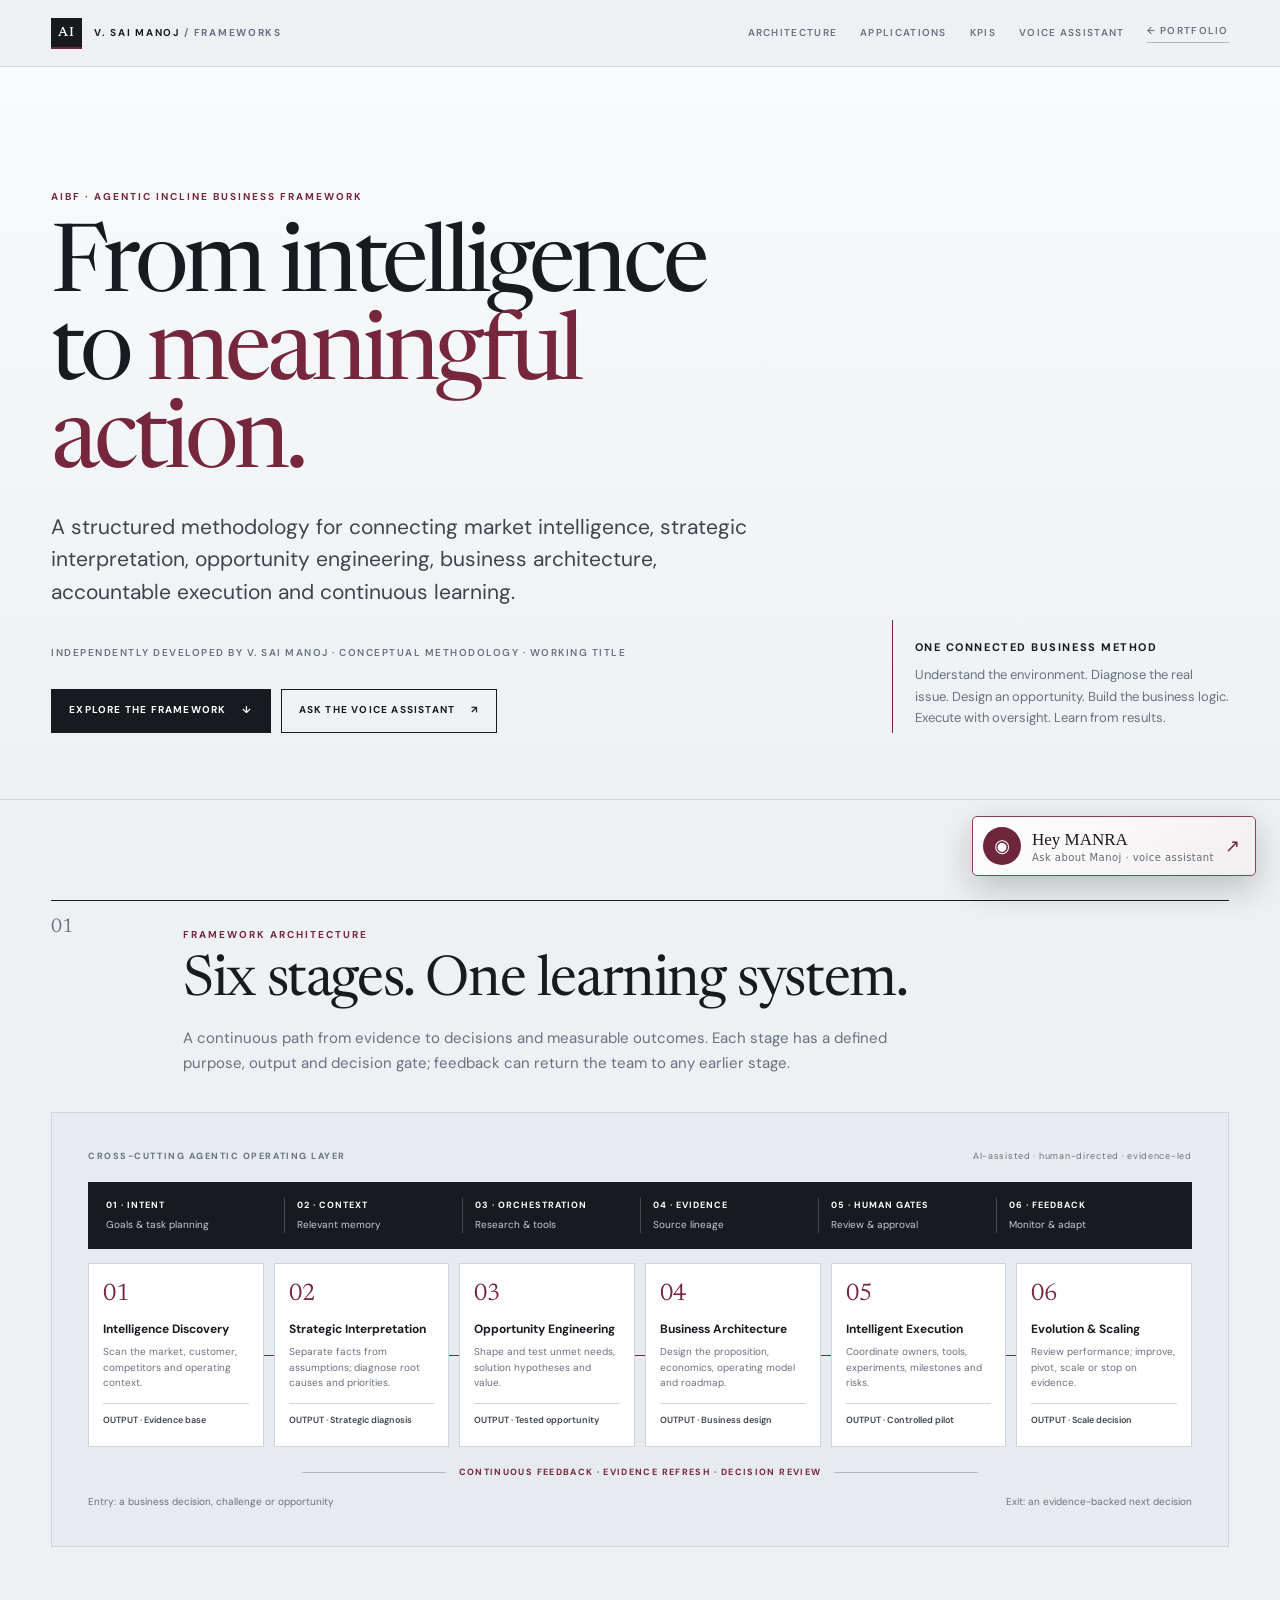
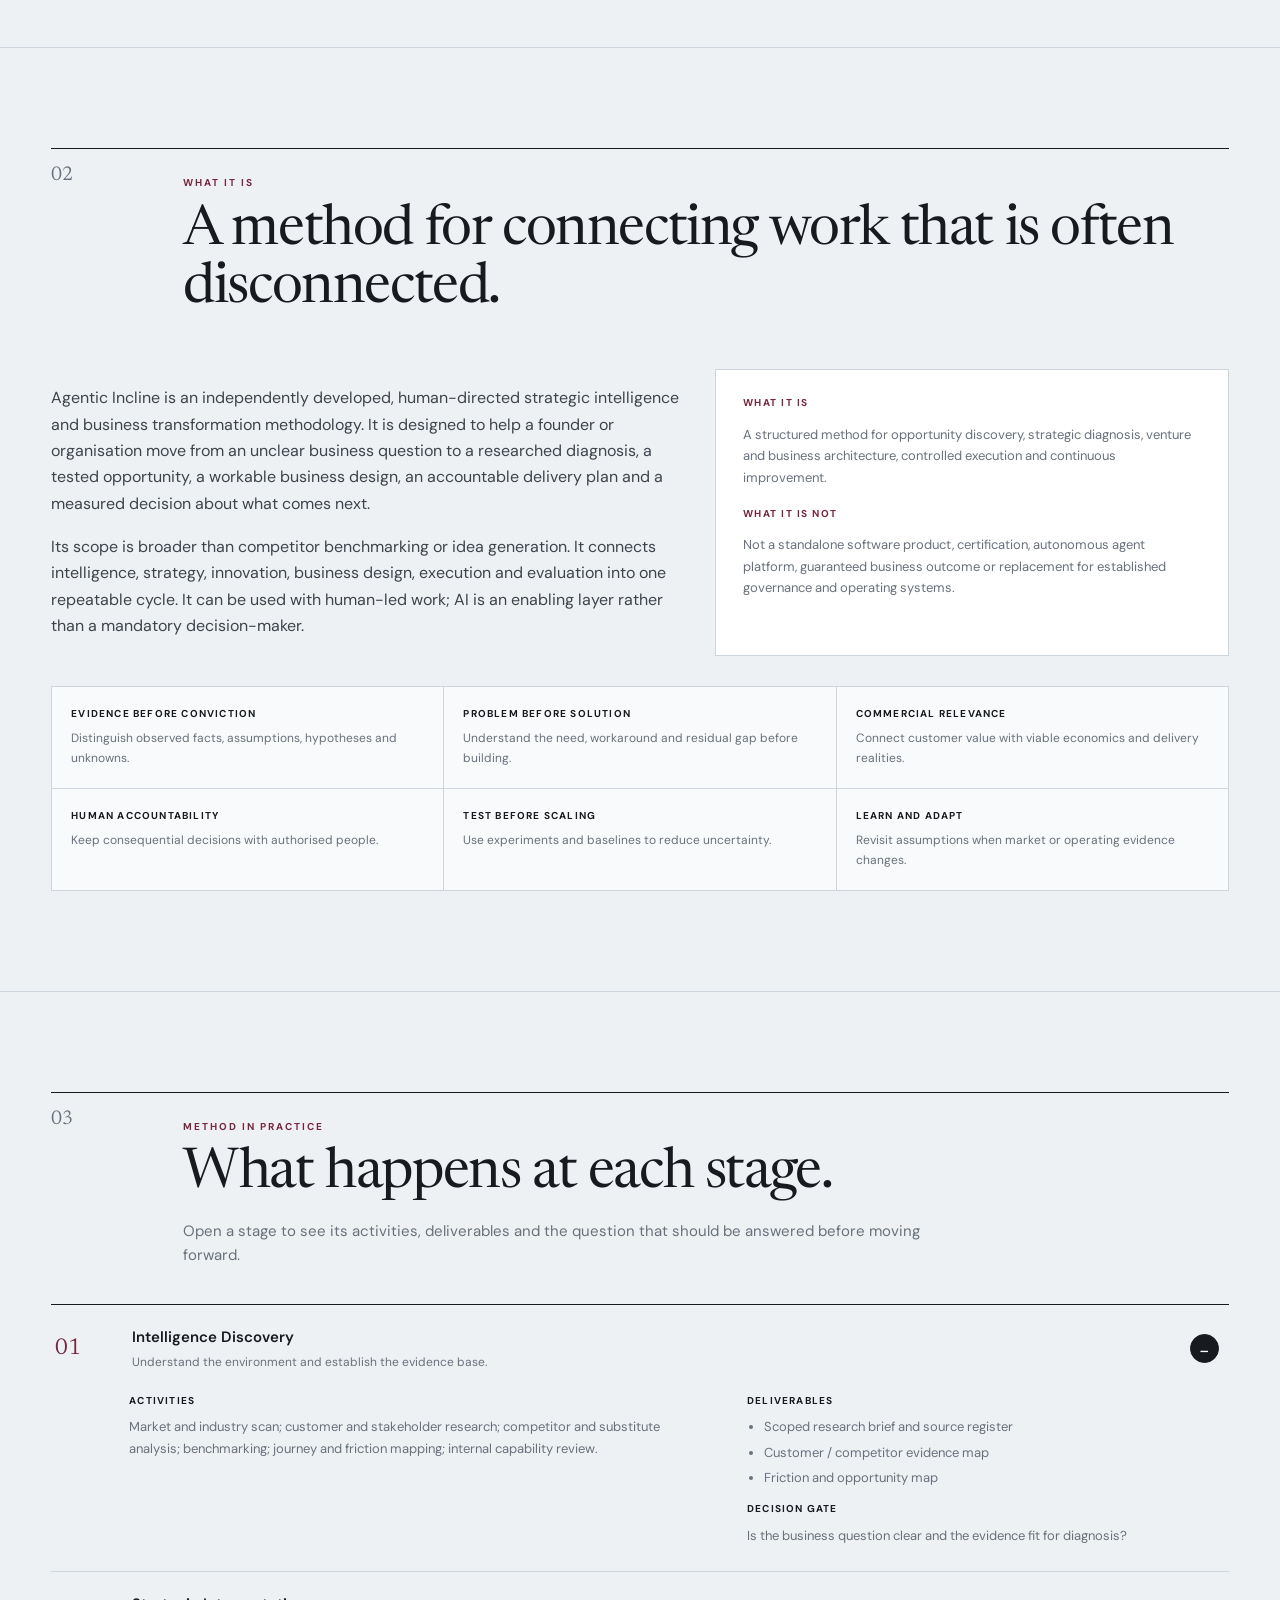
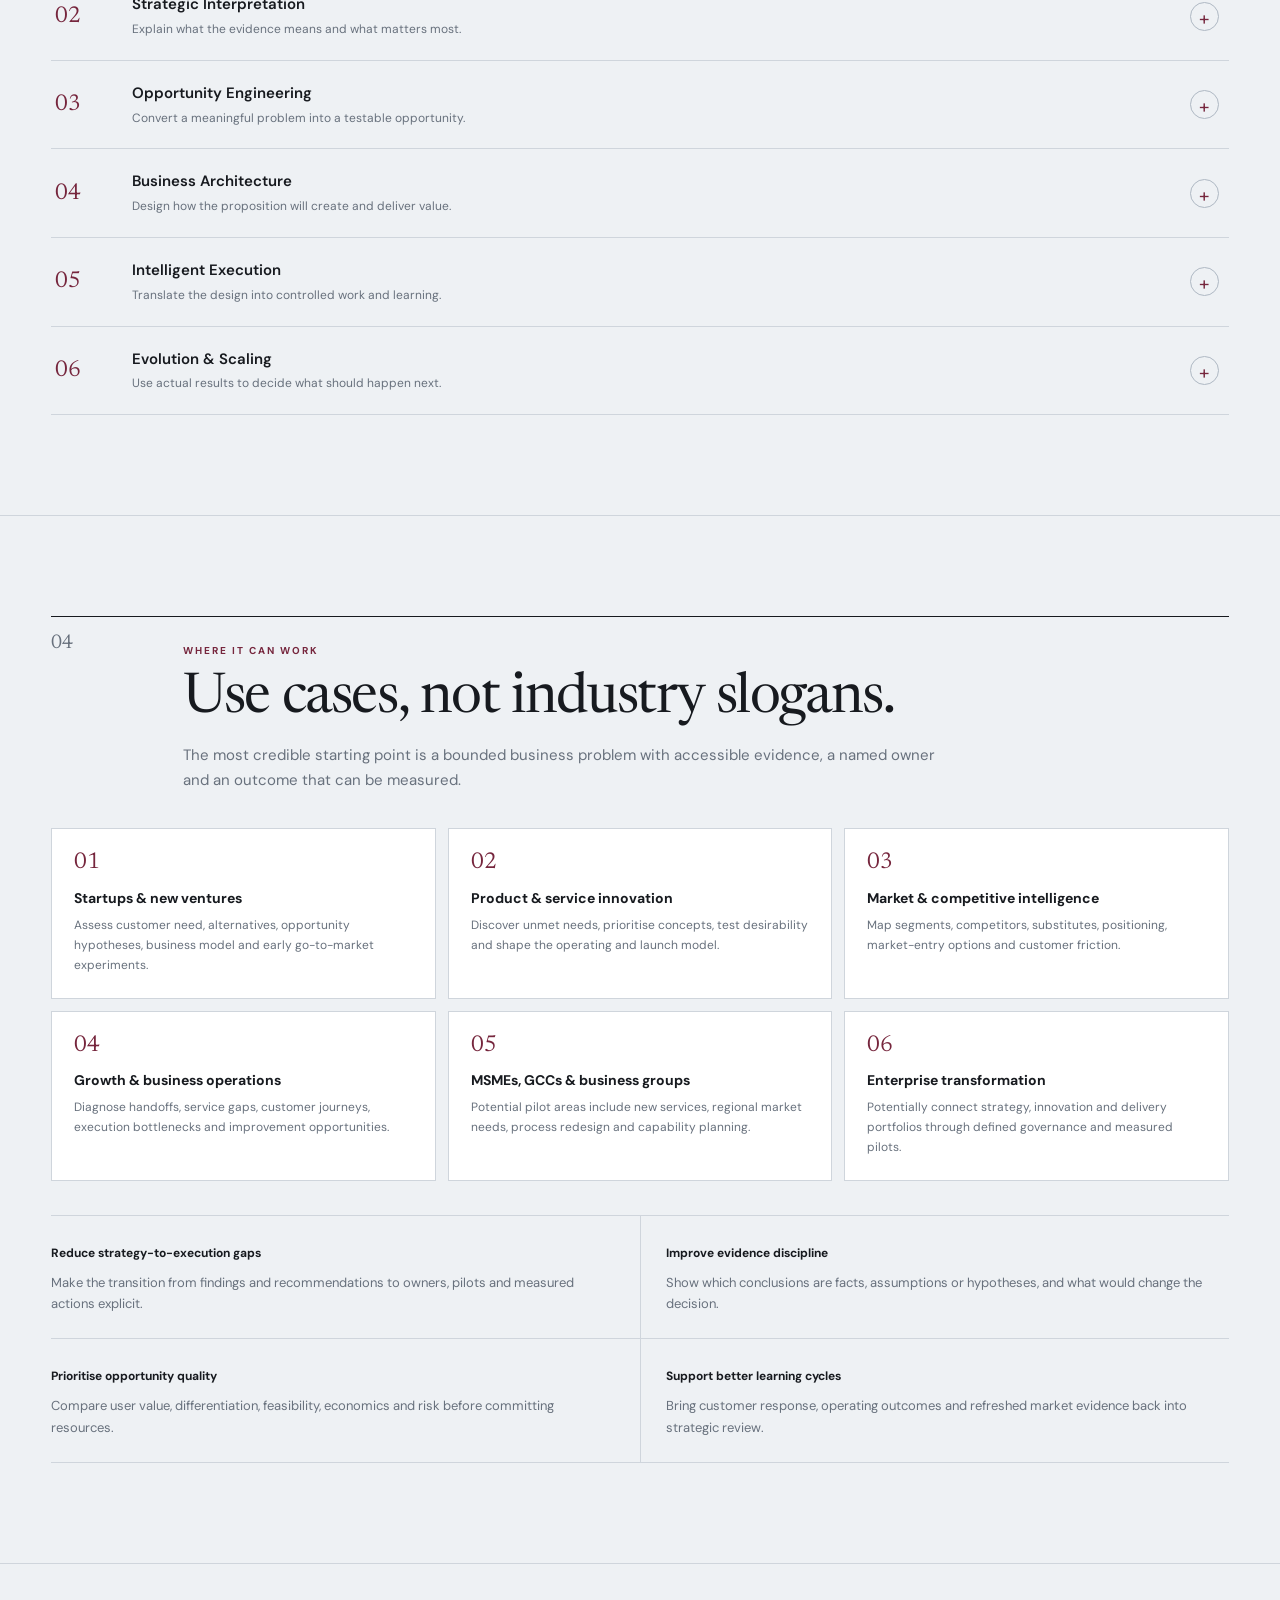
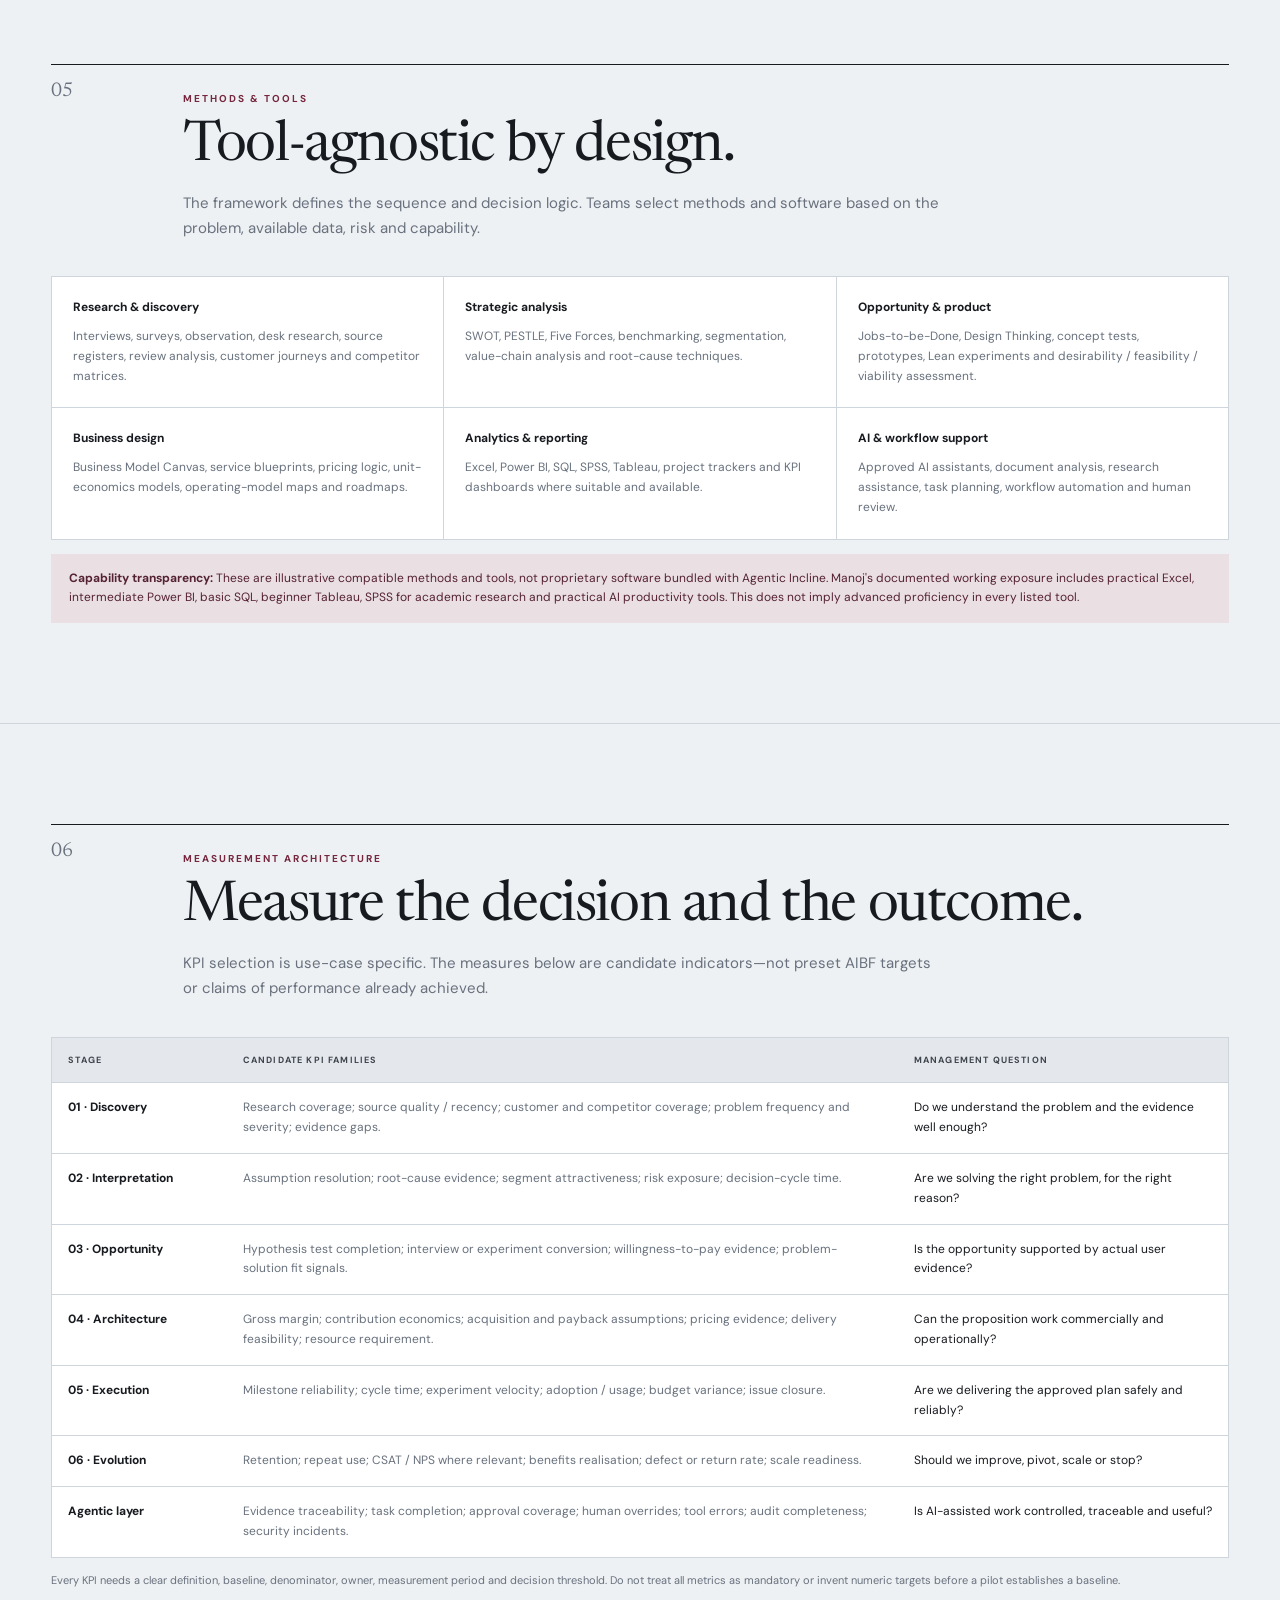
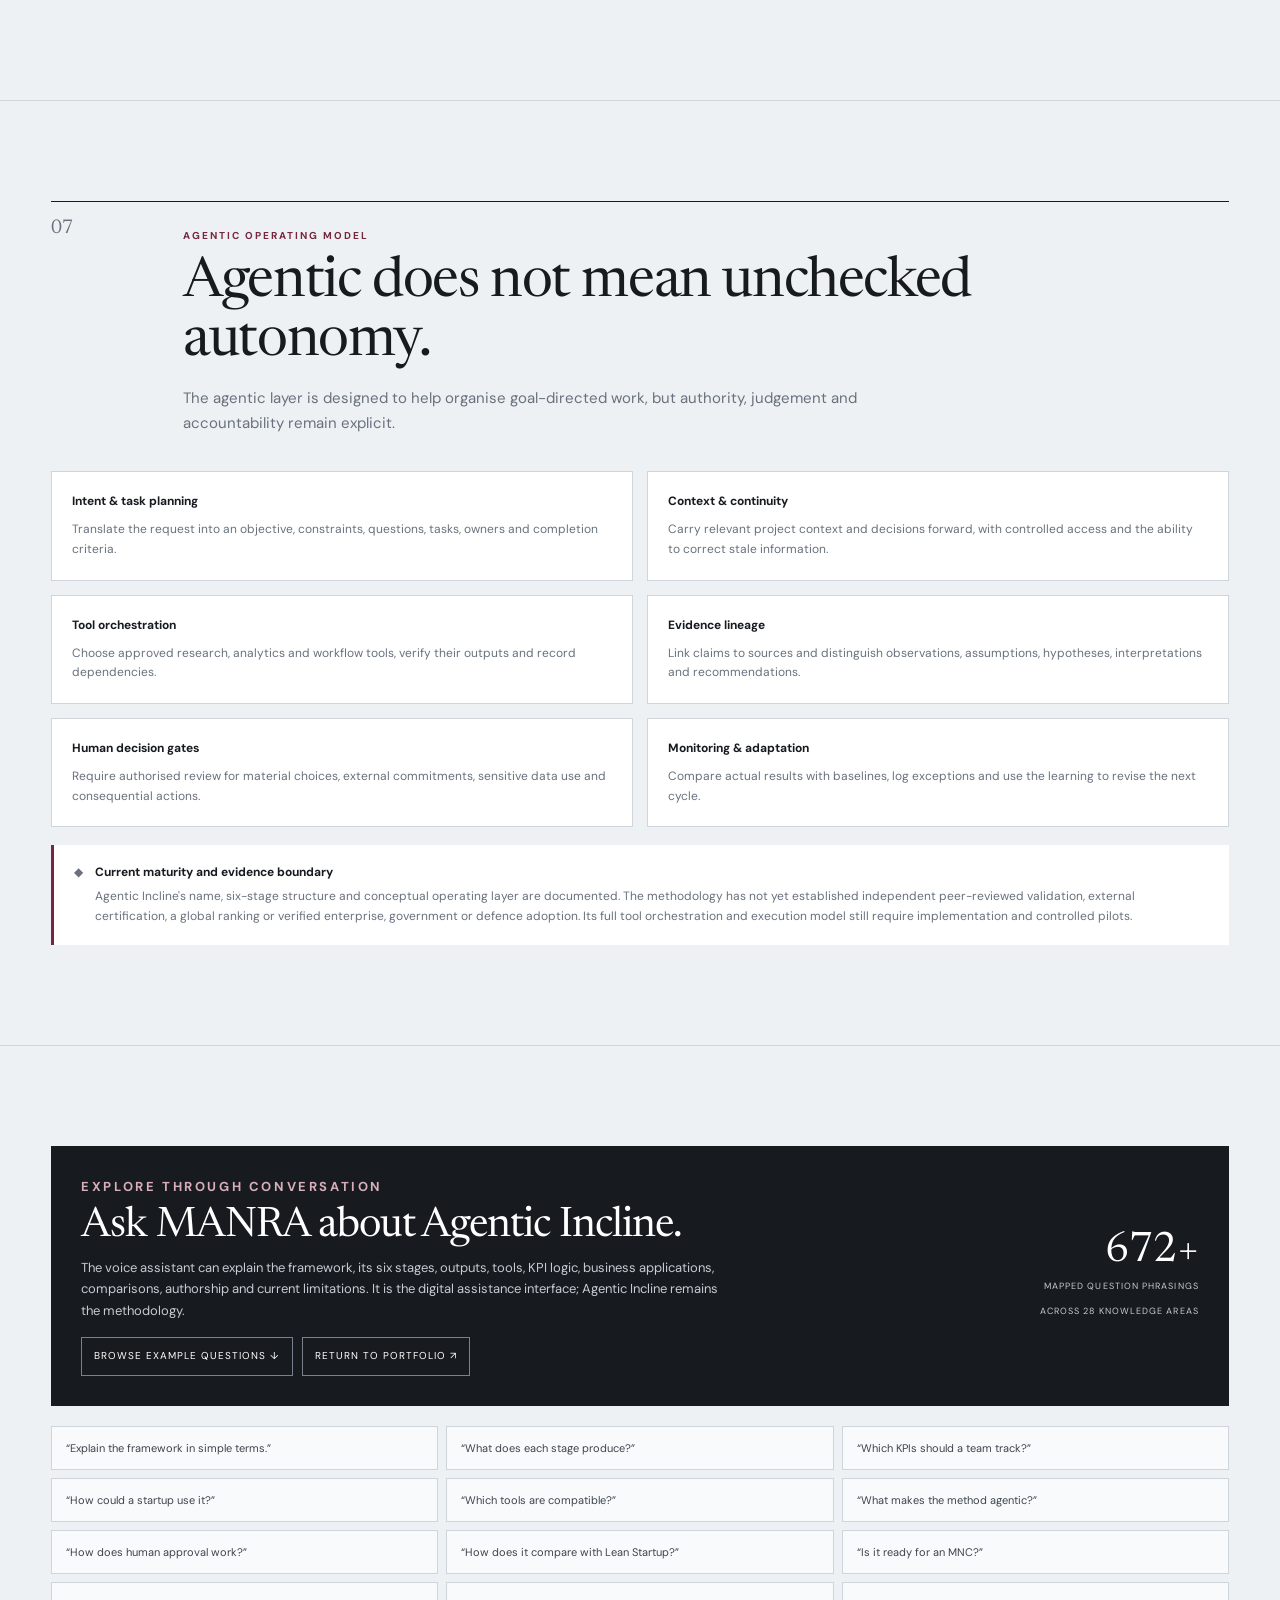
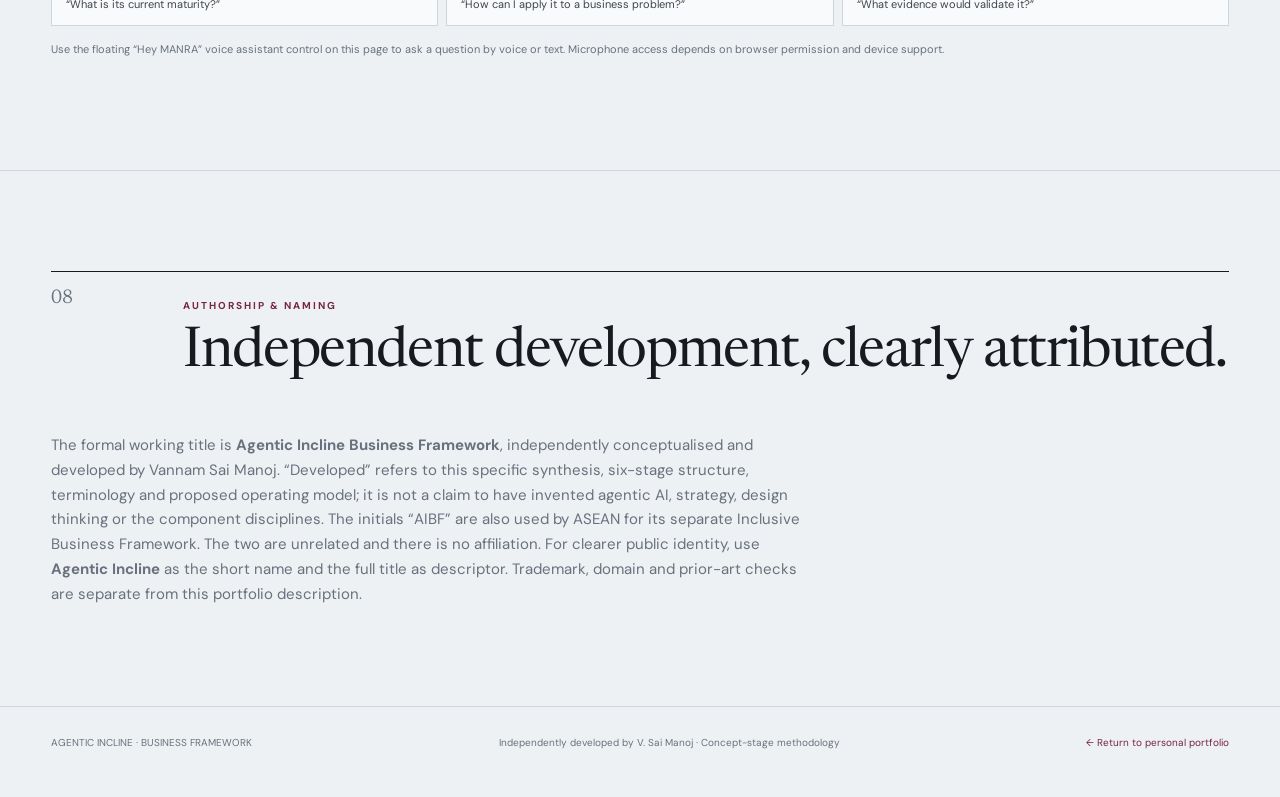
<file: aibf/index.html>
<!doctype html>
<html lang="en">
<head>
<meta charset="utf-8"><meta name="viewport" content="width=device-width,initial-scale=1">
<meta name="description" content="Agentic Incline Business Framework — an independently developed strategic intelligence and business transformation methodology by V. Sai Manoj.">
<meta name="author" content="Vannam Sai Manoj"><meta name="theme-color" content="#eef1f4">
<meta property="og:title" content="Agentic Incline | Business Framework by V. Sai Manoj">
<meta property="og:description" content="A structured route from intelligence discovery to opportunity, business architecture, execution and measured evolution.">
<title>Agentic Incline · Business Framework by V. Sai Manoj</title>
<link rel="preconnect" href="https://fonts.googleapis.com"><link rel="preconnect" href="https://fonts.gstatic.com" crossorigin>
<link href="https://fonts.googleapis.com/css2?family=DM+Sans:wght@400;500;600;700&family=Newsreader:opsz,wght@6..72,400;6..72,500&display=swap" rel="stylesheet">
<link rel="stylesheet" href="/manra-widget.css">
<style>
:root{--bg:#eef1f4;--paper:#f8fafb;--white:#fff;--ink:#171a1f;--char:#3e444c;--muted:#68717d;--line:#cfd5dc;--line2:#aeb8c3;--accent:#76263d;--accent-soft:#eadfe3;--serif:"Newsreader",Georgia,serif;--sans:"DM Sans",Inter,Arial,sans-serif;--max:1240px;--gutter:clamp(20px,4vw,54px)}
*{box-sizing:border-box}html{scroll-behavior:smooth;scroll-padding-top:80px}body{margin:0;background:var(--bg);color:var(--ink);font:15px/1.65 var(--sans);-webkit-font-smoothing:antialiased}a{color:inherit;text-decoration:none}button{font:inherit}img,svg{max-width:100%}.wrap{width:min(var(--max),calc(100% - 2 * var(--gutter)));margin:auto}.topbar{position:sticky;top:0;z-index:50;background:rgba(238,241,244,.94);backdrop-filter:blur(16px);border-bottom:1px solid var(--line)}.topinner{height:66px;display:flex;align-items:center;justify-content:space-between;gap:20px}.brand{display:flex;align-items:center;gap:12px;font-size:10px;font-weight:700;letter-spacing:.17em;text-transform:uppercase}.brand-mark{display:grid;place-items:center;width:31px;height:31px;background:var(--ink);color:#fff;font:500 13px var(--serif);border-bottom:2px solid var(--accent)}.toplinks{display:flex;align-items:center;gap:23px;font-size:10px;font-weight:600;letter-spacing:.13em;text-transform:uppercase;color:var(--muted)}.toplinks a:hover{color:var(--accent)}.back{padding-bottom:3px;border-bottom:1px solid var(--line2)}
.hero{padding:clamp(62px,9vw,112px) 0 66px;border-bottom:1px solid var(--line);background:linear-gradient(180deg,#f8fafb 0%,#eef1f4 100%)}.eyebrow,.kicker{color:var(--accent);font-size:10px;font-weight:700;letter-spacing:.2em;text-transform:uppercase}.hero-grid{display:grid;grid-template-columns:minmax(0,1.4fr) minmax(250px,.6fr);gap:54px;align-items:end}.hero h1{max-width:850px;margin:19px 0 20px;font:400 clamp(50px,8vw,94px)/.94 var(--serif);letter-spacing:-.045em}.hero h1 span{color:var(--accent)}.hero-lede{max-width:720px;font-size:clamp(17px,2vw,21px);line-height:1.55;color:var(--char)}.hero-note{align-self:end;padding:18px 0 4px 22px;border-left:1px solid var(--accent)}.hero-note b{display:block;font-size:11px;letter-spacing:.14em;text-transform:uppercase}.hero-note p{margin:8px 0 0;color:var(--muted);font-size:13px}.byline{margin-top:37px;color:var(--muted);font-size:10px;font-weight:600;letter-spacing:.15em;text-transform:uppercase}.hero-actions{display:flex;gap:10px;flex-wrap:wrap;margin-top:27px}.btn{display:inline-flex;align-items:center;justify-content:center;gap:16px;min-height:44px;padding:0 17px;border:1px solid var(--ink);font-size:10px;font-weight:700;letter-spacing:.12em;text-transform:uppercase;transition:.2s}.btn.primary{background:var(--ink);color:#fff}.btn:hover{border-color:var(--accent);background:var(--accent);color:#fff}
.section{padding:clamp(60px,8vw,100px) 0;border-bottom:1px solid var(--line)}.section-head{display:grid;grid-template-columns:110px minmax(0,1fr);gap:22px;margin-bottom:36px;padding-top:16px;border-top:1px solid var(--ink)}.section-index{font:400 20px var(--serif);color:var(--muted)}h2{margin:9px 0 15px;font:400 clamp(34px,5vw,56px)/1.04 var(--serif);letter-spacing:-.025em}.lede{max-width:760px;margin:0;color:var(--muted);font-size:15px}.architecture{background:#e7ebef;padding:36px;border:1px solid var(--line)}.architecture-top{display:flex;align-items:center;justify-content:space-between;gap:15px;margin-bottom:18px}.architecture-label{font-size:9px;font-weight:700;letter-spacing:.17em;text-transform:uppercase;color:var(--muted)}.architecture-version{font-size:9px;color:var(--muted);letter-spacing:.08em}.agentic-rail{display:grid;grid-template-columns:repeat(6,1fr);gap:0;background:var(--ink);color:#fff;padding:16px 18px;margin-bottom:14px}.agentic-rail div{padding:0 12px;border-left:1px solid rgba(255,255,255,.2)}.agentic-rail div:first-child{border:0;padding-left:0}.agentic-rail b{display:block;font-size:9px;letter-spacing:.11em;text-transform:uppercase;color:#fff}.agentic-rail span{display:block;margin-top:4px;font-size:10px;color:#c6ccd3}.flow{display:grid;grid-template-columns:repeat(6,minmax(0,1fr));gap:10px}.flow-stage{position:relative;min-height:176px;padding:18px 14px;background:var(--white);border:1px solid var(--line);transition:transform .2s,border-color .2s,box-shadow .2s}.flow-stage:hover{transform:translateY(-3px);border-color:var(--accent);box-shadow:0 12px 30px rgba(20,27,35,.07)}.flow-stage:not(:last-child):after{content:"";position:absolute;right:-11px;top:50%;width:10px;border-top:1px solid var(--accent);z-index:2}.flow-no{font:400 24px var(--serif);color:var(--accent)}.flow-stage h3{margin:14px 0 7px;font-size:12px;line-height:1.3;font-weight:700}.flow-stage p{margin:0;color:var(--muted);font-size:10px;line-height:1.55}.flow-output{display:block;margin-top:12px;padding-top:9px;border-top:1px solid var(--line);font-size:9px;color:var(--char);font-weight:600}.feedback{display:flex;justify-content:center;align-items:center;gap:13px;margin-top:18px;color:var(--accent);font-size:9px;font-weight:700;letter-spacing:.15em;text-transform:uppercase}.feedback:before,.feedback:after{content:"";height:1px;width:13%;background:var(--line2)}.diagram-caption{display:flex;justify-content:space-between;gap:15px;flex-wrap:wrap;margin-top:14px;color:var(--muted);font-size:10px}
.definition-grid{display:grid;grid-template-columns:1.1fr .9fr;gap:35px}.definition-copy{font-size:16px;color:var(--char);max-width:700px}.definition-card{padding:25px 27px;background:var(--white);border:1px solid var(--line)}.definition-card h3{margin:0 0 12px;font-size:10px;letter-spacing:.15em;text-transform:uppercase;color:var(--accent)}.definition-card p{margin:0 0 18px;color:var(--muted);font-size:13px}.definition-card p:last-child{margin:0}.principles{display:grid;grid-template-columns:repeat(3,1fr);gap:1px;background:var(--line);border:1px solid var(--line);margin-top:30px}.principle{background:var(--paper);padding:19px}.principle b{display:block;font-size:10px;letter-spacing:.12em;text-transform:uppercase}.principle p{margin:7px 0 0;font-size:12px;color:var(--muted)}
.stage-list{border-top:1px solid var(--ink)}details.stage-detail{border-bottom:1px solid var(--line)}details.stage-detail summary{list-style:none;cursor:pointer;display:grid;grid-template-columns:62px minmax(0,1fr) 35px;align-items:center;gap:15px;padding:20px 4px}details.stage-detail summary::-webkit-details-marker{display:none}.detail-num{font:400 23px var(--serif);color:var(--accent)}.detail-title{font-size:15px;font-weight:600}.detail-sub{display:block;margin-top:3px;font-size:12px;color:var(--muted);font-weight:400}.detail-toggle{display:grid;place-items:center;width:29px;height:29px;border:1px solid var(--line2);border-radius:50%;font-size:19px;color:var(--accent)}details[open] .detail-toggle{background:var(--ink);color:#fff;border-color:var(--ink)}.detail-body{display:grid;grid-template-columns:1.1fr .9fr;gap:35px;padding:0 5px 25px 78px;color:var(--muted);font-size:13px}.detail-body b{display:block;color:var(--ink);font-size:10px;letter-spacing:.12em;text-transform:uppercase;margin-bottom:7px}.output-list{padding-left:17px;margin:0}.output-list li{margin:4px 0}
.use-grid{display:grid;grid-template-columns:repeat(3,1fr);gap:12px}.use-card{min-height:170px;padding:22px;background:var(--white);border:1px solid var(--line)}.use-card .use-no{font:400 23px var(--serif);color:var(--accent)}.use-card h3{margin:11px 0 6px;font-size:14px}.use-card p{margin:0;font-size:12px;color:var(--muted)}.value-grid{display:grid;grid-template-columns:repeat(2,1fr);border-top:1px solid var(--line)}.value-item{padding:24px 25px 24px 0;border-bottom:1px solid var(--line)}.value-item:nth-child(even){padding-left:25px;border-left:1px solid var(--line)}.value-item b{font-size:12px}.value-item p{margin:7px 0 0;color:var(--muted);font-size:13px}
.tool-grid{display:grid;grid-template-columns:repeat(3,1fr);gap:1px;background:var(--line);border:1px solid var(--line)}.tool-card{padding:21px;background:var(--white)}.tool-card h3{margin:0 0 9px;font-size:12px}.tool-card p{margin:0;color:var(--muted);font-size:12px}.tool-note{padding:15px 18px;background:var(--accent-soft);color:#552234;font-size:12px;margin-top:14px}
.kpi-table{width:100%;border-collapse:collapse;background:var(--white);border:1px solid var(--line)}.kpi-table th,.kpi-table td{text-align:left;vertical-align:top;padding:15px 16px;border-bottom:1px solid var(--line);font-size:12px}.kpi-table th{background:#e4e8ec;font-size:9px;letter-spacing:.13em;text-transform:uppercase;color:var(--char)}.kpi-table td:first-child{min-width:175px;font-weight:700}.kpi-table td:nth-child(2){color:var(--muted)}.kpi-note{margin-top:13px;color:var(--muted);font-size:11px}
.governance{display:grid;grid-template-columns:1fr 1fr;gap:14px}.governance article{padding:20px;background:var(--white);border:1px solid var(--line)}.governance h3{margin:0 0 8px;font-size:12px}.governance p{margin:0;font-size:12px;color:var(--muted)}
.voice-panel{display:grid;grid-template-columns:1fr auto;gap:22px;align-items:center;background:var(--ink);color:#fff;padding:30px}.voice-panel h2{font-size:clamp(28px,4vw,42px);margin:8px 0;color:#fff}.voice-panel p{max-width:640px;color:#c5ccd4;font-size:13px;margin:0}.voice-actions{display:flex;gap:9px;flex-wrap:wrap;margin-top:16px}.voice-actions a{font-size:10px;letter-spacing:.1em;text-transform:uppercase;padding:10px 12px;border:1px solid #78818c;color:#fff}.voice-actions a:hover{background:var(--accent);border-color:var(--accent)}.voice-stats{text-align:right;white-space:nowrap}.voice-stats strong{display:block;font:400 42px var(--serif);color:#fff}.voice-stats span{font-size:9px;letter-spacing:.12em;text-transform:uppercase;color:#c5ccd4}
.examples{display:grid;grid-template-columns:repeat(3,1fr);gap:8px;margin-top:20px}.example{padding:12px 14px;background:var(--paper);border:1px solid var(--line);font-size:11px;color:var(--char)}
.status{display:flex;align-items:flex-start;gap:12px;padding:18px 20px;border-left:3px solid var(--accent);background:var(--white);font-size:12px;color:var(--muted)}.status strong{display:block;color:var(--ink);margin-bottom:4px}
.footer{padding:28px 0 45px;display:flex;justify-content:space-between;gap:18px;flex-wrap:wrap;color:var(--muted);font-size:10px}.footer a{color:var(--accent)}
@media(max-width:1050px){.flow{grid-template-columns:repeat(3,1fr)}.flow-stage:nth-child(3):after{display:none}.agentic-rail{grid-template-columns:repeat(3,1fr);gap:13px}.agentic-rail div:nth-child(4){border:0;padding-left:0}}
@media(max-width:720px){.toplinks a:not(.back){display:none}.hero-grid,.definition-grid,.detail-body,.voice-panel{grid-template-columns:1fr}.hero-note{max-width:520px}.section-head{grid-template-columns:48px minmax(0,1fr)}.architecture{padding:17px}.agentic-rail{grid-template-columns:repeat(2,1fr);padding:15px}.agentic-rail div:nth-child(3),.agentic-rail div:nth-child(5){border:0;padding-left:0}.flow{grid-template-columns:repeat(2,1fr)}.flow-stage:nth-child(2n):after{display:none}.principles,.use-grid,.tool-grid{grid-template-columns:1fr 1fr}.detail-body{padding-left:64px;gap:14px}.voice-stats{text-align:left}.kpi-table th:nth-child(3),.kpi-table td:nth-child(3){display:none}}
@media(max-width:480px){.flow{grid-template-columns:1fr}.flow-stage{min-height:0}.flow-stage:after{display:none!important}.principles,.use-grid,.tool-grid,.value-grid,.governance,.examples{grid-template-columns:1fr}.value-item:nth-child(even){padding-left:0;border-left:0}.architecture-top{align-items:flex-start;flex-direction:column}.detail-body{padding-left:12px}.kpi-table th,.kpi-table td{padding:11px 8px;font-size:10px}.kpi-table td:first-child{min-width:105px}.voice-panel{padding:23px}}
@media(prefers-reduced-motion:reduce){html{scroll-behavior:auto}.flow-stage,.btn{transition:none}}
</style>
</head>
<body>
<header class="topbar"><div class="wrap topinner"><a class="brand" href="/"><span class="brand-mark">AI</span><span>V. Sai Manoj <span style="color:var(--muted)">/ Frameworks</span></span></a><nav class="toplinks" aria-label="Framework navigation"><a href="#architecture">Architecture</a><a href="#applications">Applications</a><a href="#kpis">KPIs</a><a href="#voice">Voice assistant</a><a class="back" href="/">← Portfolio</a></nav></div></header>
<main>
<section class="hero"><div class="wrap hero-grid"><div><p class="eyebrow">AIBF · Agentic Incline Business Framework</p><h1>From intelligence<br>to <span>meaningful action.</span></h1><p class="hero-lede">A structured methodology for connecting market intelligence, strategic interpretation, opportunity engineering, business architecture, accountable execution and continuous learning.</p><p class="byline">Independently developed by V. Sai Manoj · Conceptual methodology · Working title</p><div class="hero-actions"><a class="btn primary" href="#architecture">Explore the framework <span>↓</span></a><a class="btn" href="#voice">Ask the voice assistant <span>↗</span></a></div></div><aside class="hero-note"><b>One connected business method</b><p>Understand the environment. Diagnose the real issue. Design an opportunity. Build the business logic. Execute with oversight. Learn from results.</p></aside></div></section>

<section class="section" id="architecture"><div class="wrap"><header class="section-head"><span class="section-index">01</span><div><p class="kicker">Framework architecture</p><h2>Six stages. One learning system.</h2><p class="lede">A continuous path from evidence to decisions and measurable outcomes. Each stage has a defined purpose, output and decision gate; feedback can return the team to any earlier stage.</p></div></header>
<div class="architecture" aria-label="Six connected stages of Agentic Incline with an agentic operating layer across all stages and a continuous feedback loop.">
<div class="architecture-top"><span class="architecture-label">Cross-cutting agentic operating layer</span><span class="architecture-version">AI-assisted · human-directed · evidence-led</span></div>
<div class="agentic-rail"><div><b>01 · Intent</b><span>Goals & task planning</span></div><div><b>02 · Context</b><span>Relevant memory</span></div><div><b>03 · Orchestration</b><span>Research & tools</span></div><div><b>04 · Evidence</b><span>Source lineage</span></div><div><b>05 · Human gates</b><span>Review & approval</span></div><div><b>06 · Feedback</b><span>Monitor & adapt</span></div></div>
<div class="flow">
<article class="flow-stage"><span class="flow-no">01</span><h3>Intelligence Discovery</h3><p>Scan the market, customer, competitors and operating context.</p><span class="flow-output">OUTPUT · Evidence base</span></article>
<article class="flow-stage"><span class="flow-no">02</span><h3>Strategic Interpretation</h3><p>Separate facts from assumptions; diagnose root causes and priorities.</p><span class="flow-output">OUTPUT · Strategic diagnosis</span></article>
<article class="flow-stage"><span class="flow-no">03</span><h3>Opportunity Engineering</h3><p>Shape and test unmet needs, solution hypotheses and value.</p><span class="flow-output">OUTPUT · Tested opportunity</span></article>
<article class="flow-stage"><span class="flow-no">04</span><h3>Business Architecture</h3><p>Design the proposition, economics, operating model and roadmap.</p><span class="flow-output">OUTPUT · Business design</span></article>
<article class="flow-stage"><span class="flow-no">05</span><h3>Intelligent Execution</h3><p>Coordinate owners, tools, experiments, milestones and risks.</p><span class="flow-output">OUTPUT · Controlled pilot</span></article>
<article class="flow-stage"><span class="flow-no">06</span><h3>Evolution & Scaling</h3><p>Review performance; improve, pivot, scale or stop on evidence.</p><span class="flow-output">OUTPUT · Scale decision</span></article>
</div><div class="feedback">Continuous feedback · evidence refresh · decision review</div><div class="diagram-caption"><span>Entry: a business decision, challenge or opportunity</span><span>Exit: an evidence-backed next decision</span></div>
</div></div></section>

<section class="section" id="definition"><div class="wrap"><header class="section-head"><span class="section-index">02</span><div><p class="kicker">What it is</p><h2>A method for connecting work that is often disconnected.</h2></div></header><div class="definition-grid"><div><p class="definition-copy">Agentic Incline is an independently developed, human-directed strategic intelligence and business transformation methodology. It is designed to help a founder or organisation move from an unclear business question to a researched diagnosis, a tested opportunity, a workable business design, an accountable delivery plan and a measured decision about what comes next.</p><p class="definition-copy" style="margin-top:17px">Its scope is broader than competitor benchmarking or idea generation. It connects intelligence, strategy, innovation, business design, execution and evaluation into one repeatable cycle. It can be used with human-led work; AI is an enabling layer rather than a mandatory decision-maker.</p></div><aside class="definition-card"><h3>What it is</h3><p>A structured method for opportunity discovery, strategic diagnosis, venture and business architecture, controlled execution and continuous improvement.</p><h3>What it is not</h3><p>Not a standalone software product, certification, autonomous agent platform, guaranteed business outcome or replacement for established governance and operating systems.</p></aside></div><div class="principles"><article class="principle"><b>Evidence before conviction</b><p>Distinguish observed facts, assumptions, hypotheses and unknowns.</p></article><article class="principle"><b>Problem before solution</b><p>Understand the need, workaround and residual gap before building.</p></article><article class="principle"><b>Commercial relevance</b><p>Connect customer value with viable economics and delivery realities.</p></article><article class="principle"><b>Human accountability</b><p>Keep consequential decisions with authorised people.</p></article><article class="principle"><b>Test before scaling</b><p>Use experiments and baselines to reduce uncertainty.</p></article><article class="principle"><b>Learn and adapt</b><p>Revisit assumptions when market or operating evidence changes.</p></article></div></div></section>

<section class="section" id="stages"><div class="wrap"><header class="section-head"><span class="section-index">03</span><div><p class="kicker">Method in practice</p><h2>What happens at each stage.</h2><p class="lede">Open a stage to see its activities, deliverables and the question that should be answered before moving forward.</p></div></header>
<div class="stage-list">
<details class="stage-detail" open><summary><span class="detail-num">01</span><span class="detail-title">Intelligence Discovery<span class="detail-sub">Understand the environment and establish the evidence base.</span></span><span class="detail-toggle">−</span></summary><div class="detail-body"><div><b>Activities</b>Market and industry scan; customer and stakeholder research; competitor and substitute analysis; benchmarking; journey and friction mapping; internal capability review.</div><div><b>Deliverables</b><ul class="output-list"><li>Scoped research brief and source register</li><li>Customer / competitor evidence map</li><li>Friction and opportunity map</li></ul><b style="margin-top:13px">Decision gate</b>Is the business question clear and the evidence fit for diagnosis?</div></div></details>
<details class="stage-detail"><summary><span class="detail-num">02</span><span class="detail-title">Strategic Interpretation<span class="detail-sub">Explain what the evidence means and what matters most.</span></span><span class="detail-toggle">+</span></summary><div class="detail-body"><div><b>Activities</b>Root-cause analysis; market and segment attractiveness; competitor-positioning implications; assumption review; capability, constraint and risk assessment. SWOT, PESTLE or Five Forces are selected only when useful.</div><div><b>Deliverables</b><ul class="output-list"><li>Strategic diagnosis and root-cause view</li><li>Assumption and evidence register</li><li>Priority scorecard and decision options</li></ul><b style="margin-top:13px">Decision gate</b>Is the problem and strategic rationale supported well enough to act?</div></div></details>
<details class="stage-detail"><summary><span class="detail-num">03</span><span class="detail-title">Opportunity Engineering<span class="detail-sub">Convert a meaningful problem into a testable opportunity.</span></span><span class="detail-toggle">+</span></summary><div class="detail-body"><div><b>Activities</b>Define user and unmet need; map workarounds; generate solution hypotheses; assess desirability, feasibility and viability; test differentiation and willingness to pay.</div><div><b>Deliverables</b><ul class="output-list"><li>Opportunity brief and target-user profile</li><li>Problem / solution hypotheses</li><li>Experiment plan and test evidence</li></ul><b style="margin-top:13px">Decision gate</b>Is there enough evidence to proceed with the opportunity?</div></div></details>
<details class="stage-detail"><summary><span class="detail-num">04</span><span class="detail-title">Business Architecture<span class="detail-sub">Design how the proposition will create and deliver value.</span></span><span class="detail-toggle">+</span></summary><div class="detail-body"><div><b>Activities</b>Value proposition and customer segments; business and revenue model; pricing; unit economics; channels; operating model; resources, capabilities and go-to-market plan.</div><div><b>Deliverables</b><ul class="output-list"><li>Business model and service blueprint</li><li>Economics assumptions and risk view</li><li>Capability plan and implementation roadmap</li></ul><b style="margin-top:13px">Decision gate</b>Can the organisation deliver the value at acceptable cost and risk?</div></div></details>
<details class="stage-detail"><summary><span class="detail-num">05</span><span class="detail-title">Intelligent Execution<span class="detail-sub">Translate the design into controlled work and learning.</span></span><span class="detail-toggle">+</span></summary><div class="detail-body"><div><b>Activities</b>Prioritise initiatives; assign owners; align dependencies and resources; coordinate approved tools and AI support; run pilots; manage milestones, risks, change and adoption.</div><div><b>Deliverables</b><ul class="output-list"><li>Prioritised backlog and owner map</li><li>Milestone plan and pilot dashboard</li><li>Risk register and decision log</li></ul><b style="margin-top:13px">Decision gate</b>Is delivery safe, owned, measurable and authorised?</div></div></details>
<details class="stage-detail"><summary><span class="detail-num">06</span><span class="detail-title">Evolution & Scaling<span class="detail-sub">Use actual results to decide what should happen next.</span></span><span class="detail-toggle">+</span></summary><div class="detail-body"><div><b>Activities</b>Compare outcomes with baseline; assess adoption, retention, service and financial performance; refresh external intelligence; review unintended effects and learning.</div><div><b>Deliverables</b><ul class="output-list"><li>Benefits-realisation review</li><li>KPI scorecard and learning log</li><li>Improve / pivot / scale / stop recommendation</li></ul><b style="margin-top:13px">Decision gate</b>Does repeatable evidence justify further investment or scale?</div></div></details>
</div></div></section>

<section class="section" id="applications"><div class="wrap"><header class="section-head"><span class="section-index">04</span><div><p class="kicker">Where it can work</p><h2>Use cases, not industry slogans.</h2><p class="lede">The most credible starting point is a bounded business problem with accessible evidence, a named owner and an outcome that can be measured.</p></div></header>
<div class="use-grid">
<article class="use-card"><span class="use-no">01</span><h3>Startups & new ventures</h3><p>Assess customer need, alternatives, opportunity hypotheses, business model and early go-to-market experiments.</p></article>
<article class="use-card"><span class="use-no">02</span><h3>Product & service innovation</h3><p>Discover unmet needs, prioritise concepts, test desirability and shape the operating and launch model.</p></article>
<article class="use-card"><span class="use-no">03</span><h3>Market & competitive intelligence</h3><p>Map segments, competitors, substitutes, positioning, market-entry options and customer friction.</p></article>
<article class="use-card"><span class="use-no">04</span><h3>Growth & business operations</h3><p>Diagnose handoffs, service gaps, customer journeys, execution bottlenecks and improvement opportunities.</p></article>
<article class="use-card"><span class="use-no">05</span><h3>MSMEs, GCCs & business groups</h3><p>Potential pilot areas include new services, regional market needs, process redesign and capability planning.</p></article>
<article class="use-card"><span class="use-no">06</span><h3>Enterprise transformation</h3><p>Potentially connect strategy, innovation and delivery portfolios through defined governance and measured pilots.</p></article>
</div>
<div class="value-grid" style="margin-top:34px"><article class="value-item"><b>Reduce strategy-to-execution gaps</b><p>Make the transition from findings and recommendations to owners, pilots and measured actions explicit.</p></article><article class="value-item"><b>Improve evidence discipline</b><p>Show which conclusions are facts, assumptions or hypotheses, and what would change the decision.</p></article><article class="value-item"><b>Prioritise opportunity quality</b><p>Compare user value, differentiation, feasibility, economics and risk before committing resources.</p></article><article class="value-item"><b>Support better learning cycles</b><p>Bring customer response, operating outcomes and refreshed market evidence back into strategic review.</p></article></div>
</div></section>

<section class="section" id="tools"><div class="wrap"><header class="section-head"><span class="section-index">05</span><div><p class="kicker">Methods & tools</p><h2>Tool-agnostic by design.</h2><p class="lede">The framework defines the sequence and decision logic. Teams select methods and software based on the problem, available data, risk and capability.</p></div></header>
<div class="tool-grid">
<article class="tool-card"><h3>Research & discovery</h3><p>Interviews, surveys, observation, desk research, source registers, review analysis, customer journeys and competitor matrices.</p></article>
<article class="tool-card"><h3>Strategic analysis</h3><p>SWOT, PESTLE, Five Forces, benchmarking, segmentation, value-chain analysis and root-cause techniques.</p></article>
<article class="tool-card"><h3>Opportunity & product</h3><p>Jobs-to-be-Done, Design Thinking, concept tests, prototypes, Lean experiments and desirability / feasibility / viability assessment.</p></article>
<article class="tool-card"><h3>Business design</h3><p>Business Model Canvas, service blueprints, pricing logic, unit-economics models, operating-model maps and roadmaps.</p></article>
<article class="tool-card"><h3>Analytics & reporting</h3><p>Excel, Power BI, SQL, SPSS, Tableau, project trackers and KPI dashboards where suitable and available.</p></article>
<article class="tool-card"><h3>AI & workflow support</h3><p>Approved AI assistants, document analysis, research assistance, task planning, workflow automation and human review.</p></article>
</div>
<div class="tool-note"><strong>Capability transparency:</strong> These are illustrative compatible methods and tools, not proprietary software bundled with Agentic Incline. Manoj's documented working exposure includes practical Excel, intermediate Power BI, basic SQL, beginner Tableau, SPSS for academic research and practical AI productivity tools. This does not imply advanced proficiency in every listed tool.</div>
</div></section>

<section class="section" id="kpis"><div class="wrap"><header class="section-head"><span class="section-index">06</span><div><p class="kicker">Measurement architecture</p><h2>Measure the decision and the outcome.</h2><p class="lede">KPI selection is use-case specific. The measures below are candidate indicators—not preset AIBF targets or claims of performance already achieved.</p></div></header>
<div style="overflow-x:auto"><table class="kpi-table"><thead><tr><th>Stage</th><th>Candidate KPI families</th><th>Management question</th></tr></thead><tbody>
<tr><td>01 · Discovery</td><td>Research coverage; source quality / recency; customer and competitor coverage; problem frequency and severity; evidence gaps.</td><td>Do we understand the problem and the evidence well enough?</td></tr>
<tr><td>02 · Interpretation</td><td>Assumption resolution; root-cause evidence; segment attractiveness; risk exposure; decision-cycle time.</td><td>Are we solving the right problem, for the right reason?</td></tr>
<tr><td>03 · Opportunity</td><td>Hypothesis test completion; interview or experiment conversion; willingness-to-pay evidence; problem-solution fit signals.</td><td>Is the opportunity supported by actual user evidence?</td></tr>
<tr><td>04 · Architecture</td><td>Gross margin; contribution economics; acquisition and payback assumptions; pricing evidence; delivery feasibility; resource requirement.</td><td>Can the proposition work commercially and operationally?</td></tr>
<tr><td>05 · Execution</td><td>Milestone reliability; cycle time; experiment velocity; adoption / usage; budget variance; issue closure.</td><td>Are we delivering the approved plan safely and reliably?</td></tr>
<tr><td>06 · Evolution</td><td>Retention; repeat use; CSAT / NPS where relevant; benefits realisation; defect or return rate; scale readiness.</td><td>Should we improve, pivot, scale or stop?</td></tr>
<tr><td>Agentic layer</td><td>Evidence traceability; task completion; approval coverage; human overrides; tool errors; audit completeness; security incidents.</td><td>Is AI-assisted work controlled, traceable and useful?</td></tr>
</tbody></table></div>
<p class="kpi-note">Every KPI needs a clear definition, baseline, denominator, owner, measurement period and decision threshold. Do not treat all metrics as mandatory or invent numeric targets before a pilot establishes a baseline.</p></div></section>

<section class="section" id="operating-model"><div class="wrap"><header class="section-head"><span class="section-index">07</span><div><p class="kicker">Agentic operating model</p><h2>Agentic does not mean unchecked autonomy.</h2><p class="lede">The agentic layer is designed to help organise goal-directed work, but authority, judgement and accountability remain explicit.</p></div></header>
<div class="governance">
<article><h3>Intent & task planning</h3><p>Translate the request into an objective, constraints, questions, tasks, owners and completion criteria.</p></article>
<article><h3>Context & continuity</h3><p>Carry relevant project context and decisions forward, with controlled access and the ability to correct stale information.</p></article>
<article><h3>Tool orchestration</h3><p>Choose approved research, analytics and workflow tools, verify their outputs and record dependencies.</p></article>
<article><h3>Evidence lineage</h3><p>Link claims to sources and distinguish observations, assumptions, hypotheses, interpretations and recommendations.</p></article>
<article><h3>Human decision gates</h3><p>Require authorised review for material choices, external commitments, sensitive data use and consequential actions.</p></article>
<article><h3>Monitoring & adaptation</h3><p>Compare actual results with baselines, log exceptions and use the learning to revise the next cycle.</p></article>
</div>
<div class="status" style="margin-top:18px"><span aria-hidden="true">◆</span><div><strong>Current maturity and evidence boundary</strong>Agentic Incline's name, six-stage structure and conceptual operating layer are documented. The methodology has not yet established independent peer-reviewed validation, external certification, a global ranking or verified enterprise, government or defence adoption. Its full tool orchestration and execution model still require implementation and controlled pilots.</div></div>
</div></section>

<section class="section" id="voice"><div class="wrap"><div class="voice-panel"><div><p class="kicker" style="color:#d8aeb9">Explore through conversation</p><h2>Ask MANRA about Agentic Incline.</h2><p>The voice assistant can explain the framework, its six stages, outputs, tools, KPI logic, business applications, comparisons, authorship and current limitations. It is the digital assistance interface; Agentic Incline remains the methodology.</p><div class="voice-actions"><a href="#voice-questions">Browse example questions ↓</a><a href="/">Return to portfolio ↗</a></div></div><div class="voice-stats"><strong>672+</strong><span>mapped question phrasings<br>across 28 knowledge areas</span></div></div>
<div class="examples" id="voice-questions">
<div class="example">“Explain the framework in simple terms.”</div><div class="example">“What does each stage produce?”</div><div class="example">“Which KPIs should a team track?”</div><div class="example">“How could a startup use it?”</div><div class="example">“Which tools are compatible?”</div><div class="example">“What makes the method agentic?”</div><div class="example">“How does human approval work?”</div><div class="example">“How does it compare with Lean Startup?”</div><div class="example">“Is it ready for an MNC?”</div><div class="example">“What is its current maturity?”</div><div class="example">“How can I apply it to a business problem?”</div><div class="example">“What evidence would validate it?”</div>
</div><p class="kpi-note" style="margin-top:14px">Use the floating “Hey MANRA” voice assistant control on this page to ask a question by voice or text. Microphone access depends on browser permission and device support.</p></div></section>

<section class="section"><div class="wrap"><header class="section-head"><span class="section-index">08</span><div><p class="kicker">Authorship & naming</p><h2>Independent development, clearly attributed.</h2></div></header><p class="lede">The formal working title is <strong>Agentic Incline Business Framework</strong>, independently conceptualised and developed by Vannam Sai Manoj. “Developed” refers to this specific synthesis, six-stage structure, terminology and proposed operating model; it is not a claim to have invented agentic AI, strategy, design thinking or the component disciplines. The initials “AIBF” are also used by ASEAN for its separate Inclusive Business Framework. The two are unrelated and there is no affiliation. For clearer public identity, use <strong>Agentic Incline</strong> as the short name and the full title as descriptor. Trademark, domain and prior-art checks are separate from this portfolio description.</p></div></section>
</main>
<footer class="wrap footer"><span>AGENTIC INCLINE · BUSINESS FRAMEWORK</span><span>Independently developed by V. Sai Manoj · Concept-stage methodology</span><a href="/">← Return to personal portfolio</a></footer>
<script>
document.querySelectorAll("details.stage-detail").forEach((detail)=>{const summary=detail.querySelector("summary");const icon=detail.querySelector(".detail-toggle");const sync=()=>{if(icon)icon.textContent=detail.open?"−":"+"};sync();detail.addEventListener("toggle",sync);summary.addEventListener("keydown",(event)=>{if(event.key===" "){event.preventDefault();detail.open=!detail.open}})});
</script>
<script src="/manra-live-config.js?v=20261109-aibf" defer></script>
<script src="/manra.js?v=20261109-aibf-voice" defer></script>
</body></html>
</file>
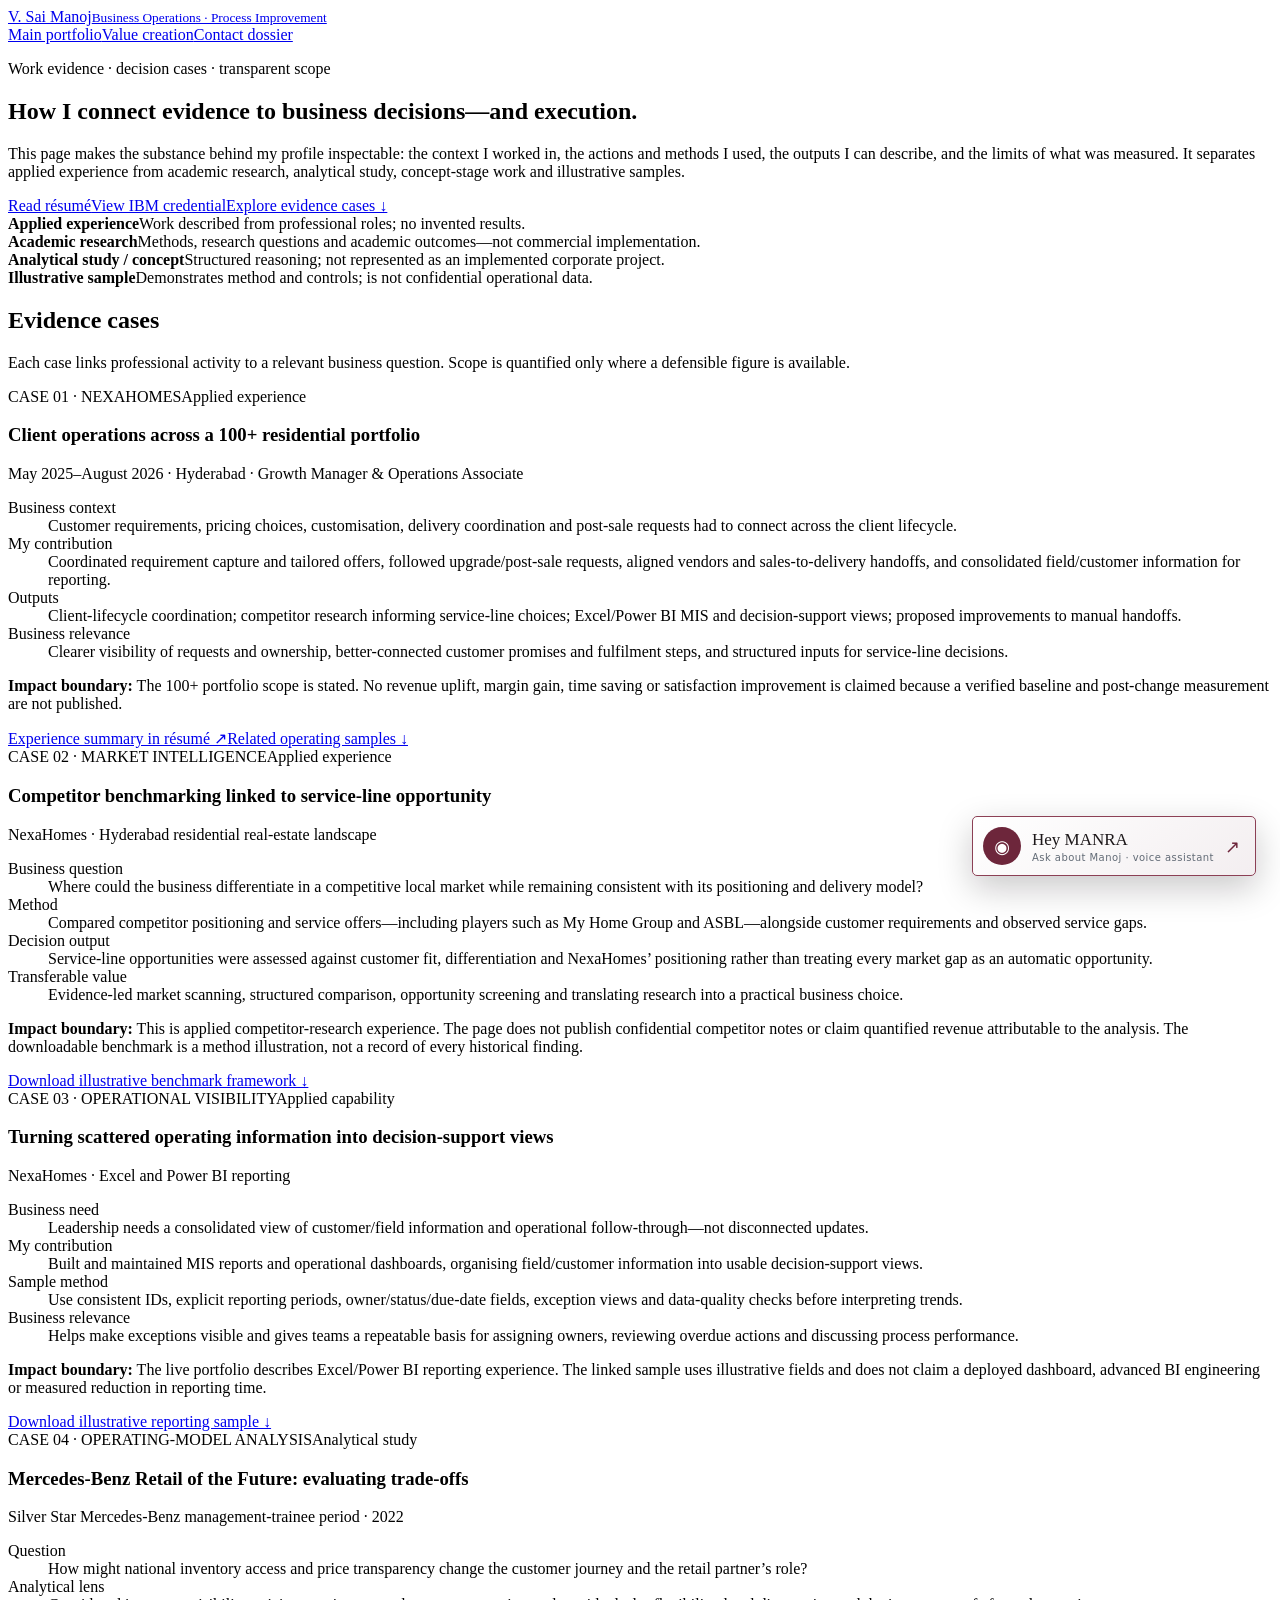
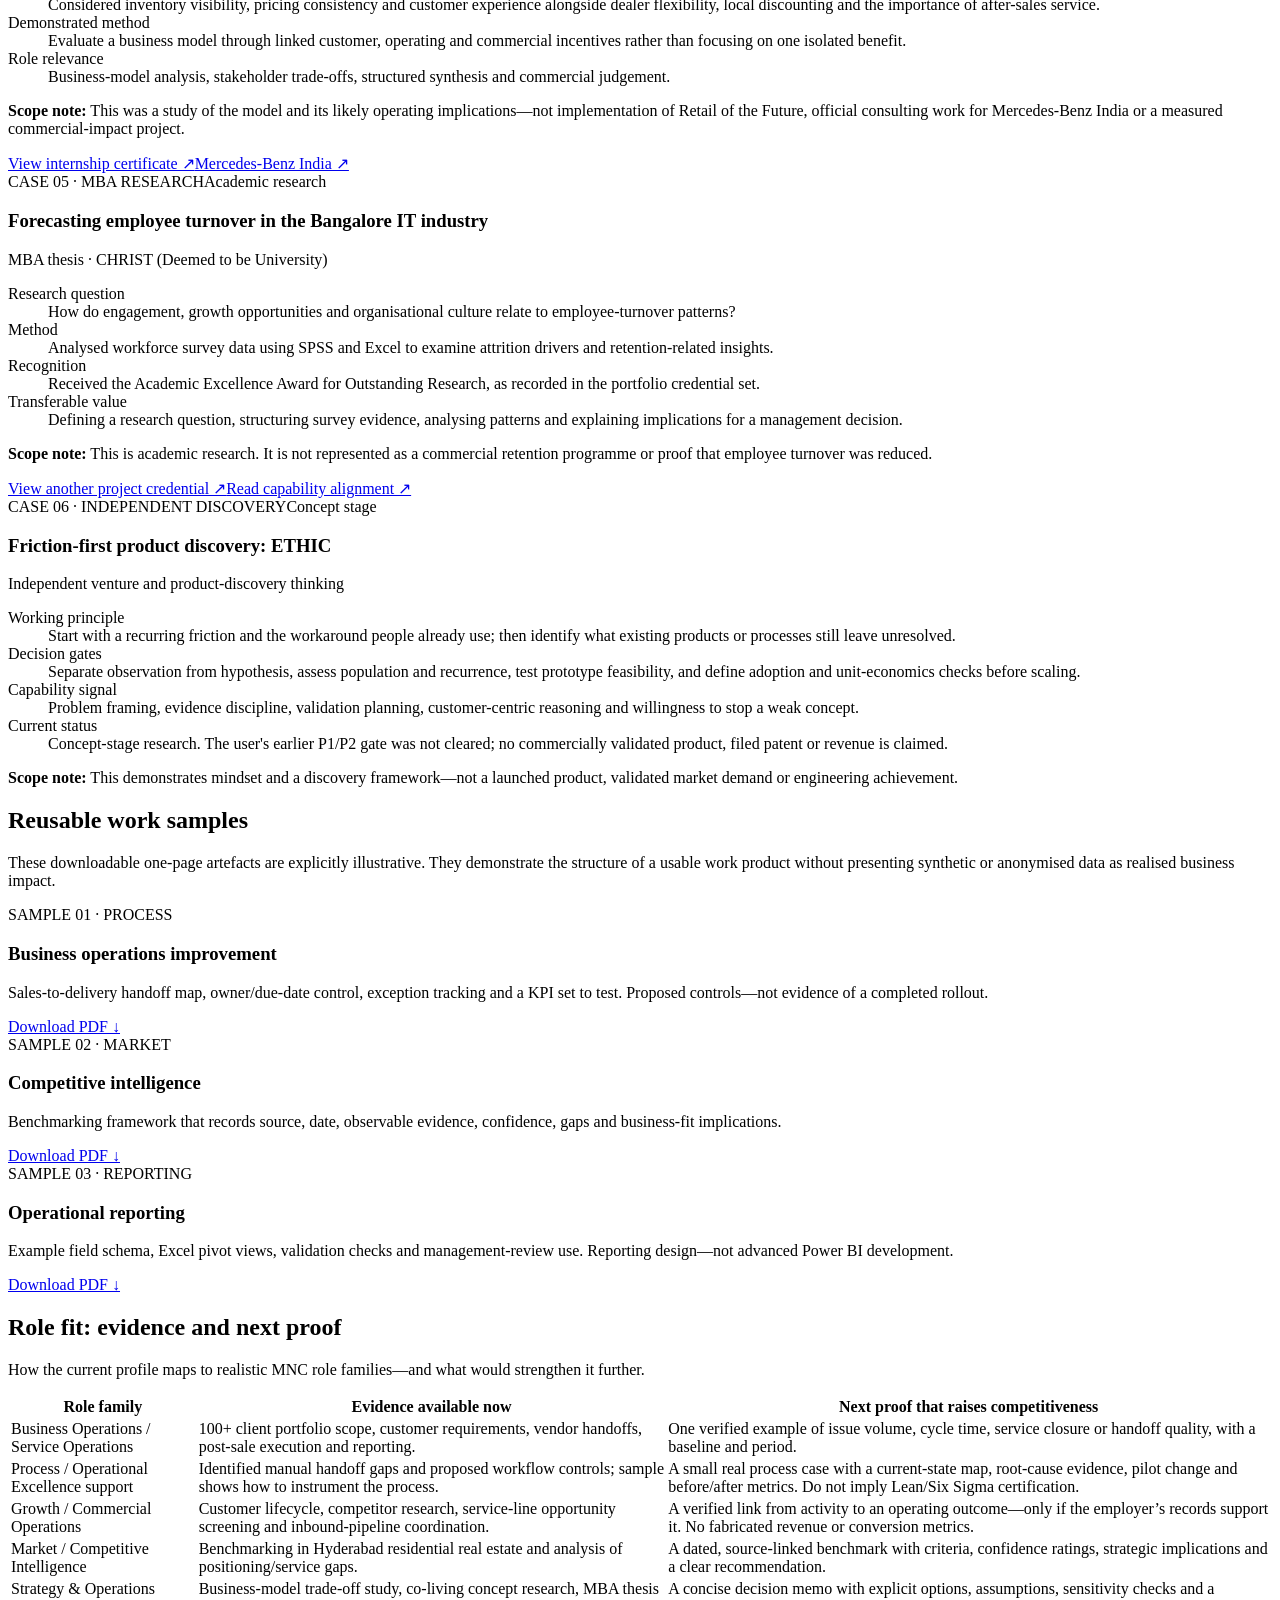
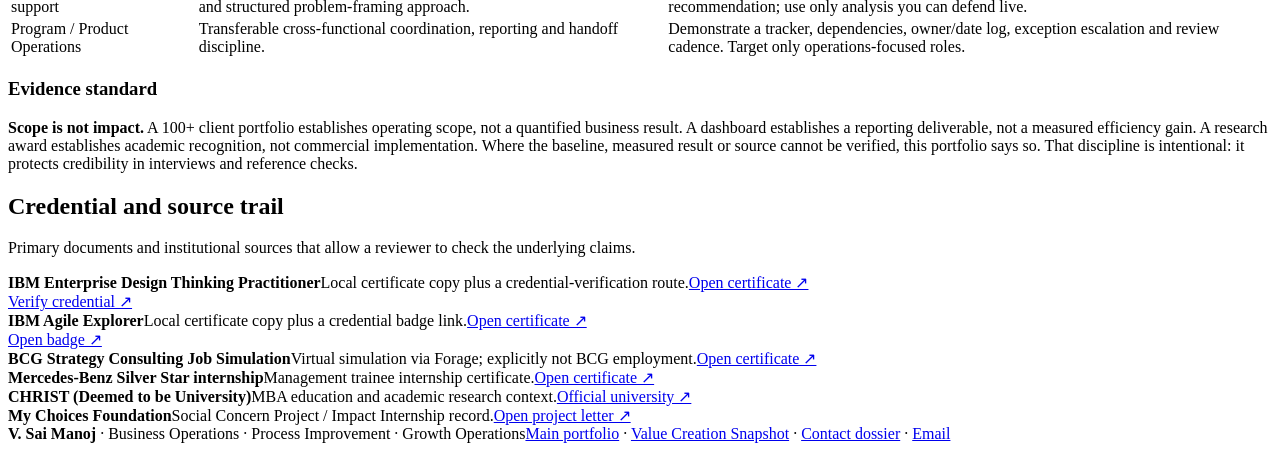
<file: projects/index.html>
<!doctype html>
<html lang="en">
<head>
<meta charset="utf-8">
<meta name="viewport" content="width=device-width,initial-scale=1">
<meta name="theme-color" content="#F3F5F7">
<meta name="description" content="Evidence-led work cases by V. Sai Manoj across client operations, process improvement, market intelligence, operational reporting and academic research. Applied experience is separated from illustrative samples and concept-stage work.">
<title>Work Evidence &amp; Decision Cases | V. Sai Manoj</title>
<style>
:root{color-scheme:light;--wine:#4B0C20;--burgundy:#76263D;--ink:#1E252C;--muted:#596574;--silver:#E8EDF2;--line:#C8D0D9;--paper:#F6F7F8;--gold:#B99A65;--blue:#155E9E;--green:#26734D;--shadow:0 14px 34px -30px rgba(24,34,45,.35)
*{box-sizing:border-box}html{scroll-behavior:smooth}body{margin:0;color:var(--ink);background:linear-gradient(145deg,#F8F9FA 0%,#EEF1F4 62%,#E6EBF0 100%);font:15px/1.65 Inter,Arial,sans-serif}
a{color:inherit;text-decoration:none}a:focus-visible{outline:3px solid var(--gold);outline-offset:3px}.shell{width:min(1120px,calc(100% - 36px));margin:auto}
.topbar{display:flex;justify-content:space-between;align-items:center;gap:16px;padding:19px 0;border-bottom:1px solid var(--line)}.brand{font-family:Georgia,serif;color:var(--wine);font-size:23px}.brand small{display:block;font:700 9px/1.5 Arial,sans-serif;letter-spacing:.18em;color:#65717E;text-transform:uppercase}.nav{display:flex;gap:9px;flex-wrap:wrap}.nav a{padding:9px 12px;border:1px solid var(--line);background:#FFFFFF;color:var(--wine);font-size:11px;font-weight:700;border-radius:4px}.nav a.primary{background:var(--wine);border-color:var(--wine);color:#fff}
.hero{position:relative;margin:27px 0 22px;padding:clamp(24px,4.6vw,48px);border:1px solid #C5CDD6;border-top:3px solid var(--gold);border-left:3px solid var(--wine);border-radius:6px;background:linear-gradient(120deg,#FFFFFF 0%,#F4F6F8 57%,#E4EAF0 100%);box-shadow:var(--shadow);overflow:hidden}.kicker{margin:0 0 12px;color:var(--burgundy);font-size:9px;font-weight:800;letter-spacing:.2em;text-transform:uppercase}.hero h1{max-width:850px;margin:0 0 15px;font:400 clamp(34px,5.2vw,58px)/1.05 Georgia,serif;letter-spacing:-.035em;color:var(--wine)}.hero p{max-width:820px;margin:0;color:#4D5967;font-size:14px}.hero-actions{display:flex;gap:9px;flex-wrap:wrap;margin-top:20px}.btn{display:inline-flex;padding:10px 14px;border:1px solid #C9D0D8;border-radius:4px;background:#fff;color:var(--wine);font-size:11px;font-weight:750}.btn.primary{background:var(--wine);border-color:var(--wine);color:#fff}
.proof-key{display:grid;grid-template-columns:repeat(4,minmax(0,1fr));gap:10px;margin:0 0 35px}.proof-type{padding:13px 14px;border:1px solid var(--line);border-radius:5px;background:rgba(255,255,255,.8)}.proof-type strong{display:block;margin-bottom:3px;color:var(--wine);font-size:11px}.proof-type span{display:block;color:var(--muted);font-size:10.5px;line-height:1.5}
section{margin:0 0 46px}.section-head{display:flex;justify-content:space-between;align-items:end;gap:18px;margin-bottom:16px;padding-bottom:12px;border-bottom:1px solid var(--line)}.section-head h2{margin:0;color:var(--wine);font:400 clamp(28px,3.6vw,39px)/1.13 Georgia,serif}.section-head p{max-width:480px;margin:0;color:var(--muted);font-size:11.5px}
.case-grid{display:grid;grid-template-columns:repeat(2,minmax(0,1fr));gap:13px}.case{min-width:0;padding:22px;border:1px solid var(--line);border-top:3px solid #AEB8C3;border-radius:5px;background:linear-gradient(145deg,#FFFFFF 0%,#F7F8F9 62%,#E9EEF3 100%);box-shadow:var(--shadow)}.case.applied{border-top-color:var(--blue)}.case.academic{border-top-color:var(--green)}.case.study{border-top-color:var(--gold)}.case.concept{border-top-color:var(--burgundy)}
.case-top{display:flex;justify-content:space-between;align-items:center;gap:10px;margin-bottom:12px}.case-index{color:#7C8793;font-size:9px;font-weight:800;letter-spacing:.16em}.tag{display:inline-flex;align-items:center;padding:4px 7px;border:1px solid #D0D7DE;border-radius:3px;background:#F5F7F9;color:#4C5B6A;font-size:9px;font-weight:800;letter-spacing:.05em;text-transform:uppercase}.tag.applied{background:#EAF3FB;color:#155E9E;border-color:#C0D8ED}.tag.academic{background:#EBF4EE;color:#26734D;border-color:#C7E0D0}.tag.study{background:#F7F0E3;color:#7B6030;border-color:#E4D4B4}.tag.concept{background:#F5E9ED;color:#76263D;border-color:#E0C3CD}
.case h3{margin:0 0 9px;color:#222B34;font:700 19px/1.3 Arial,sans-serif;letter-spacing:-.02em}.case .context{margin:0 0 14px;color:#55616F;font-size:12px}.case dl{display:grid;grid-template-columns:100px minmax(0,1fr);gap:8px 12px;margin:0}.case dt{color:var(--burgundy);font-size:10px;font-weight:800;text-transform:uppercase;letter-spacing:.04em}.case dd{margin:0;color:#303A45;font-size:11.5px;line-height:1.55}.case .boundary{margin:15px 0 0;padding:10px 11px;border-left:2px solid var(--gold);background:#F5F2EC;color:#615747;font-size:10.5px;line-height:1.55}.case-links{display:flex;gap:12px;flex-wrap:wrap;margin-top:14px}.case-links a{color:var(--burgundy);font-size:10.5px;font-weight:800;text-decoration:underline;text-underline-offset:3px}
.samples{display:grid;grid-template-columns:repeat(3,minmax(0,1fr));gap:12px}.sample{display:flex;flex-direction:column;min-width:0;padding:19px;border:1px solid var(--line);border-radius:5px;background:#fff}.sample .num{color:#9B8154;font-size:9px;font-weight:800;letter-spacing:.16em}.sample h3{margin:8px 0;color:var(--wine);font:400 22px/1.2 Georgia,serif}.sample p{flex:1;margin:0;color:var(--muted);font-size:11.5px}.sample a{display:inline-block;align-self:flex-start;margin-top:14px;color:var(--burgundy);font-size:10.5px;font-weight:800;text-decoration:underline;text-underline-offset:3px}
.role-matrix{width:100%;border-collapse:collapse;background:rgba(255,255,255,.88);border:1px solid var(--line)}.role-matrix th,.role-matrix td{padding:12px 13px;border-bottom:1px solid #DDE2E7;text-align:left;vertical-align:top}.role-matrix th{background:#E7ECF1;color:var(--wine);font-size:10px;letter-spacing:.08em;text-transform:uppercase}.role-matrix td{color:#394552;font-size:11px}.role-matrix td:first-child{width:24%;color:#1E2731;font-weight:750}
.quality-note{padding:19px 21px;border:1px solid #C8D0D9;border-left:3px solid var(--gold);border-radius:5px;background:linear-gradient(145deg,#FFFFFF,#EDF1F5)}.quality-note h3{margin:0 0 8px;color:var(--wine);font:400 23px/1.2 Georgia,serif}.quality-note p{margin:0;color:#505C69;font-size:12px}.ref-grid{display:grid;grid-template-columns:repeat(3,minmax(0,1fr));gap:10px}.ref{padding:15px;border:1px solid var(--line);border-radius:5px;background:rgba(255,255,255,.82)}.ref strong{display:block;color:var(--wine);font-size:11px}.ref span{display:block;margin:4px 0 9px;color:var(--muted);font-size:10px}.ref a{color:var(--burgundy);font-size:10.5px;font-weight:800;text-decoration:underline;text-underline-offset:3px}
.footer{display:flex;justify-content:space-between;align-items:center;gap:12px;flex-wrap:wrap;margin-top:42px;padding:18px 0 28px;border-top:1px solid var(--line);color:#5C6875;font-size:10.5px}.footer strong{color:var(--wine)}
@media(max-width:760px){.proof-key{grid-template-columns:repeat(2,minmax(0,1fr))}.case-grid{grid-template-columns:1fr}.samples{grid-template-columns:1fr}.ref-grid{grid-template-columns:repeat(2,minmax(0,1fr))}.section-head{display:block}.section-head p{margin-top:8px}.role-matrix{display:block;overflow-x:auto;white-space:normal}.role-matrix th,.role-matrix td{min-width:150px}}
@media(max-width:480px){.shell{width:min(100% - 24px,1120px)}.topbar{align-items:flex-start;flex-direction:column}.hero{padding:22px 17px}.case{padding:17px}.case dl{grid-template-columns:82px minmax(0,1fr)}.ref-grid{grid-template-columns:1fr}.proof-type{padding:11px}.role-matrix{font-size:10px}}
</style>
  <link rel="stylesheet" href="/manra-widget.css?v=20261104-live-02">
</head>
<body>
<main class="shell">
<header class="topbar">
  <a class="brand" href="/" aria-label="V. Sai Manoj portfolio home">V. Sai Manoj<small>Business Operations · Process Improvement</small></a>
  <nav class="nav" aria-label="Work sample navigation">
    <a href="/">Main portfolio</a><a href="/value-creation/">Value creation</a><a class="primary" href="/dossier/">Contact dossier</a>
  </nav>
</header>
<section class="hero">
  <p class="kicker">Work evidence · decision cases · transparent scope</p>
  <h1>How I connect evidence to business decisions—and execution.</h1>
  <p>This page makes the substance behind my profile inspectable: the context I worked in, the actions and methods I used, the outputs I can describe, and the limits of what was measured. It separates applied experience from academic research, analytical study, concept-stage work and illustrative samples.</p>
  <div class="hero-actions"><a class="btn primary" href="/assets/docs/Vannam-Sai-Manoj-Resume.pdf">Read résumé</a><a class="btn" href="/assets/certificates/IBM-Enterprise-Design-Thinking-Practitioner.pdf">View IBM credential</a><a class="btn" href="#case-studies">Explore evidence cases ↓</a></div>
</section>
<div class="proof-key" aria-label="Evidence classification">
  <div class="proof-type"><strong>Applied experience</strong><span>Work described from professional roles; no invented results.</span></div>
  <div class="proof-type"><strong>Academic research</strong><span>Methods, research questions and academic outcomes—not commercial implementation.</span></div>
  <div class="proof-type"><strong>Analytical study / concept</strong><span>Structured reasoning; not represented as an implemented corporate project.</span></div>
  <div class="proof-type"><strong>Illustrative sample</strong><span>Demonstrates method and controls; is not confidential operational data.</span></div>
</div>

<section id="case-studies">
  <header class="section-head"><h2>Evidence cases</h2><p>Each case links professional activity to a relevant business question. Scope is quantified only where a defensible figure is available.</p></header>
  <div class="case-grid">
    <article class="case applied">
      <div class="case-top"><span class="case-index">CASE 01 · NEXAHOMES</span><span class="tag applied">Applied experience</span></div>
      <h3>Client operations across a 100+ residential portfolio</h3>
      <p class="context">May 2025–August 2026 · Hyderabad · Growth Manager &amp; Operations Associate</p>
      <dl>
        <dt>Business context</dt><dd>Customer requirements, pricing choices, customisation, delivery coordination and post-sale requests had to connect across the client lifecycle.</dd>
        <dt>My contribution</dt><dd>Coordinated requirement capture and tailored offers, followed upgrade/post-sale requests, aligned vendors and sales-to-delivery handoffs, and consolidated field/customer information for reporting.</dd>
        <dt>Outputs</dt><dd>Client-lifecycle coordination; competitor research informing service-line choices; Excel/Power BI MIS and decision-support views; proposed improvements to manual handoffs.</dd>
        <dt>Business relevance</dt><dd>Clearer visibility of requests and ownership, better-connected customer promises and fulfilment steps, and structured inputs for service-line decisions.</dd>
      </dl>
      <p class="boundary"><strong>Impact boundary:</strong> The 100+ portfolio scope is stated. No revenue uplift, margin gain, time saving or satisfaction improvement is claimed because a verified baseline and post-change measurement are not published.</p>
      <div class="case-links"><a href="/assets/docs/Vannam-Sai-Manoj-Resume.pdf">Experience summary in résumé ↗</a><a href="#samples">Related operating samples ↓</a></div>
    </article>

    <article class="case applied">
      <div class="case-top"><span class="case-index">CASE 02 · MARKET INTELLIGENCE</span><span class="tag applied">Applied experience</span></div>
      <h3>Competitor benchmarking linked to service-line opportunity</h3>
      <p class="context">NexaHomes · Hyderabad residential real-estate landscape</p>
      <dl>
        <dt>Business question</dt><dd>Where could the business differentiate in a competitive local market while remaining consistent with its positioning and delivery model?</dd>
        <dt>Method</dt><dd>Compared competitor positioning and service offers—including players such as My Home Group and ASBL—alongside customer requirements and observed service gaps.</dd>
        <dt>Decision output</dt><dd>Service-line opportunities were assessed against customer fit, differentiation and NexaHomes’ positioning rather than treating every market gap as an automatic opportunity.</dd>
        <dt>Transferable value</dt><dd>Evidence-led market scanning, structured comparison, opportunity screening and translating research into a practical business choice.</dd>
      </dl>
      <p class="boundary"><strong>Impact boundary:</strong> This is applied competitor-research experience. The page does not publish confidential competitor notes or claim quantified revenue attributable to the analysis. The downloadable benchmark is a method illustration, not a record of every historical finding.</p>
      <div class="case-links"><a href="./market-competitive-intelligence.pdf" download>Download illustrative benchmark framework ↓</a></div>
    </article>

    <article class="case applied">
      <div class="case-top"><span class="case-index">CASE 03 · OPERATIONAL VISIBILITY</span><span class="tag applied">Applied capability</span></div>
      <h3>Turning scattered operating information into decision-support views</h3>
      <p class="context">NexaHomes · Excel and Power BI reporting</p>
      <dl>
        <dt>Business need</dt><dd>Leadership needs a consolidated view of customer/field information and operational follow-through—not disconnected updates.</dd>
        <dt>My contribution</dt><dd>Built and maintained MIS reports and operational dashboards, organising field/customer information into usable decision-support views.</dd>
        <dt>Sample method</dt><dd>Use consistent IDs, explicit reporting periods, owner/status/due-date fields, exception views and data-quality checks before interpreting trends.</dd>
        <dt>Business relevance</dt><dd>Helps make exceptions visible and gives teams a repeatable basis for assigning owners, reviewing overdue actions and discussing process performance.</dd>
      </dl>
      <p class="boundary"><strong>Impact boundary:</strong> The live portfolio describes Excel/Power BI reporting experience. The linked sample uses illustrative fields and does not claim a deployed dashboard, advanced BI engineering or measured reduction in reporting time.</p>
      <div class="case-links"><a href="./operational-reporting.pdf" download>Download illustrative reporting sample ↓</a></div>
    </article>

    <article class="case study">
      <div class="case-top"><span class="case-index">CASE 04 · OPERATING-MODEL ANALYSIS</span><span class="tag study">Analytical study</span></div>
      <h3>Mercedes-Benz Retail of the Future: evaluating trade-offs</h3>
      <p class="context">Silver Star Mercedes-Benz management-trainee period · 2022</p>
      <dl>
        <dt>Question</dt><dd>How might national inventory access and price transparency change the customer journey and the retail partner’s role?</dd>
        <dt>Analytical lens</dt><dd>Considered inventory visibility, pricing consistency and customer experience alongside dealer flexibility, local discounting and the importance of after-sales service.</dd>
        <dt>Demonstrated method</dt><dd>Evaluate a business model through linked customer, operating and commercial incentives rather than focusing on one isolated benefit.</dd>
        <dt>Role relevance</dt><dd>Business-model analysis, stakeholder trade-offs, structured synthesis and commercial judgement.</dd>
      </dl>
      <p class="boundary"><strong>Scope note:</strong> This was a study of the model and its likely operating implications—not implementation of Retail of the Future, official consulting work for Mercedes-Benz India or a measured commercial-impact project.</p>
      <div class="case-links"><a href="/assets/certificates/Mercedes_Benz_Management_Internship.pdf" target="_blank" rel="noopener">View internship certificate ↗</a><a href="https://www.mercedes-benz.co.in/" target="_blank" rel="noopener">Mercedes-Benz India ↗</a></div>
    </article>

    <article class="case academic">
      <div class="case-top"><span class="case-index">CASE 05 · MBA RESEARCH</span><span class="tag academic">Academic research</span></div>
      <h3>Forecasting employee turnover in the Bangalore IT industry</h3>
      <p class="context">MBA thesis · CHRIST (Deemed to be University)</p>
      <dl>
        <dt>Research question</dt><dd>How do engagement, growth opportunities and organisational culture relate to employee-turnover patterns?</dd>
        <dt>Method</dt><dd>Analysed workforce survey data using SPSS and Excel to examine attrition drivers and retention-related insights.</dd>
        <dt>Recognition</dt><dd>Received the Academic Excellence Award for Outstanding Research, as recorded in the portfolio credential set.</dd>
        <dt>Transferable value</dt><dd>Defining a research question, structuring survey evidence, analysing patterns and explaining implications for a management decision.</dd>
      </dl>
      <p class="boundary"><strong>Scope note:</strong> This is academic research. It is not represented as a commercial retention programme or proof that employee turnover was reduced.</p>
      <div class="case-links"><a href="/assets/certificates/My-Choices-Foundation-Social-Concern-Project.jpg" target="_blank" rel="noopener">View another project credential ↗</a><a href="/value-creation/">Read capability alignment ↗</a></div>
    </article>

    <article class="case concept">
      <div class="case-top"><span class="case-index">CASE 06 · INDEPENDENT DISCOVERY</span><span class="tag concept">Concept stage</span></div>
      <h3>Friction-first product discovery: ETHIC</h3>
      <p class="context">Independent venture and product-discovery thinking</p>
      <dl>
        <dt>Working principle</dt><dd>Start with a recurring friction and the workaround people already use; then identify what existing products or processes still leave unresolved.</dd>
        <dt>Decision gates</dt><dd>Separate observation from hypothesis, assess population and recurrence, test prototype feasibility, and define adoption and unit-economics checks before scaling.</dd>
        <dt>Capability signal</dt><dd>Problem framing, evidence discipline, validation planning, customer-centric reasoning and willingness to stop a weak concept.</dd>
        <dt>Current status</dt><dd>Concept-stage research. The user's earlier P1/P2 gate was not cleared; no commercially validated product, filed patent or revenue is claimed.</dd>
      </dl>
      <p class="boundary"><strong>Scope note:</strong> This demonstrates mindset and a discovery framework—not a launched product, validated market demand or engineering achievement.</p>
    </article>
  </div>
</section>

<section id="samples">
  <header class="section-head"><h2>Reusable work samples</h2><p>These downloadable one-page artefacts are explicitly illustrative. They demonstrate the structure of a usable work product without presenting synthetic or anonymised data as realised business impact.</p></header>
  <div class="samples">
    <article class="sample"><span class="num">SAMPLE 01 · PROCESS</span><h3>Business operations improvement</h3><p>Sales-to-delivery handoff map, owner/due-date control, exception tracking and a KPI set to test. Proposed controls—not evidence of a completed rollout.</p><a href="./business-operations-improvement.pdf" download>Download PDF ↓</a></article>
    <article class="sample"><span class="num">SAMPLE 02 · MARKET</span><h3>Competitive intelligence</h3><p>Benchmarking framework that records source, date, observable evidence, confidence, gaps and business-fit implications.</p><a href="./market-competitive-intelligence.pdf" download>Download PDF ↓</a></article>
    <article class="sample"><span class="num">SAMPLE 03 · REPORTING</span><h3>Operational reporting</h3><p>Example field schema, Excel pivot views, validation checks and management-review use. Reporting design—not advanced Power BI development.</p><a href="./operational-reporting.pdf" download>Download PDF ↓</a></article>
  </div>
</section>

<section id="role-fit">
  <header class="section-head"><h2>Role fit: evidence and next proof</h2><p>How the current profile maps to realistic MNC role families—and what would strengthen it further.</p></header>
  <table class="role-matrix">
    <thead><tr><th>Role family</th><th>Evidence available now</th><th>Next proof that raises competitiveness</th></tr></thead>
    <tbody>
      <tr><td>Business Operations / Service Operations</td><td>100+ client portfolio scope, customer requirements, vendor handoffs, post-sale execution and reporting.</td><td>One verified example of issue volume, cycle time, service closure or handoff quality, with a baseline and period.</td></tr>
      <tr><td>Process / Operational Excellence support</td><td>Identified manual handoff gaps and proposed workflow controls; sample shows how to instrument the process.</td><td>A small real process case with a current-state map, root-cause evidence, pilot change and before/after metrics. Do not imply Lean/Six Sigma certification.</td></tr>
      <tr><td>Growth / Commercial Operations</td><td>Customer lifecycle, competitor research, service-line opportunity screening and inbound-pipeline coordination.</td><td>A verified link from activity to an operating outcome—only if the employer’s records support it. No fabricated revenue or conversion metrics.</td></tr>
      <tr><td>Market / Competitive Intelligence</td><td>Benchmarking in Hyderabad residential real estate and analysis of positioning/service gaps.</td><td>A dated, source-linked benchmark with criteria, confidence ratings, strategic implications and a clear recommendation.</td></tr>
      <tr><td>Strategy &amp; Operations support</td><td>Business-model trade-off study, co-living concept research, MBA thesis and structured problem-framing approach.</td><td>A concise decision memo with explicit options, assumptions, sensitivity checks and a recommendation; use only analysis you can defend live.</td></tr>
      <tr><td>Program / Product Operations</td><td>Transferable cross-functional coordination, reporting and handoff discipline.</td><td>Demonstrate a tracker, dependencies, owner/date log, exception escalation and review cadence. Target only operations-focused roles.</td></tr>
    </tbody>
  </table>
</section>

<section>
  <div class="quality-note">
    <h3>Evidence standard</h3>
    <p><strong>Scope is not impact.</strong> A 100+ client portfolio establishes operating scope, not a quantified business result. A dashboard establishes a reporting deliverable, not a measured efficiency gain. A research award establishes academic recognition, not commercial implementation. Where the baseline, measured result or source cannot be verified, this portfolio says so. That discipline is intentional: it protects credibility in interviews and reference checks.</p>
  </div>
</section>

<section id="verification">
  <header class="section-head"><h2>Credential and source trail</h2><p>Primary documents and institutional sources that allow a reviewer to check the underlying claims.</p></header>
  <div class="ref-grid">
    <div class="ref"><strong>IBM Enterprise Design Thinking Practitioner</strong><span>Local certificate copy plus a credential-verification route.</span><a href="/assets/certificates/IBM-Enterprise-Design-Thinking-Practitioner.pdf" target="_blank" rel="noopener">Open certificate ↗</a><br><a href="https://www.credly.com/go/3lCbBJ1Z" target="_blank" rel="noopener">Verify credential ↗</a></div>
    <div class="ref"><strong>IBM Agile Explorer</strong><span>Local certificate copy plus a credential badge link.</span><a href="/assets/certificates/IBM-Agile-Explorer.pdf" target="_blank" rel="noopener">Open certificate ↗</a><br><a href="https://www.credly.com/badges/92437463-a204-4891-9080-71390ba84d62" target="_blank" rel="noopener">Open badge ↗</a></div>
    <div class="ref"><strong>BCG Strategy Consulting Job Simulation</strong><span>Virtual simulation via Forage; explicitly not BCG employment.</span><a href="/assets/certificates/BCG-Strategy-Consulting-Job-Simulation.pdf" target="_blank" rel="noopener">Open certificate ↗</a></div>
    <div class="ref"><strong>Mercedes-Benz Silver Star internship</strong><span>Management trainee internship certificate.</span><a href="/assets/certificates/Mercedes_Benz_Management_Internship.pdf" target="_blank" rel="noopener">Open certificate ↗</a></div>
    <div class="ref"><strong>CHRIST (Deemed to be University)</strong><span>MBA education and academic research context.</span><a href="https://christuniversity.in/" target="_blank" rel="noopener">Official university ↗</a></div>
    <div class="ref"><strong>My Choices Foundation</strong><span>Social Concern Project / Impact Internship record.</span><a href="/assets/certificates/My-Choices-Foundation-Social-Concern-Project.jpg" target="_blank" rel="noopener">Open project letter ↗</a></div>
  </div>
</section>

<footer class="footer"><span><strong>V. Sai Manoj</strong> · Business Operations · Process Improvement · Growth Operations</span><span><a href="/">Main portfolio</a> · <a href="/value-creation/">Value Creation Snapshot</a> · <a href="/dossier/">Contact dossier</a> · <a href="mailto:manojkikri73@gmail.com">Email</a></span></footer>
</main>
  <script src="/manra-live-config.js?v=20261104-live-02" defer></script>
  <script src="/manra.js?v=20261104-live-02" defer></script>
</body>
</html>
</file>
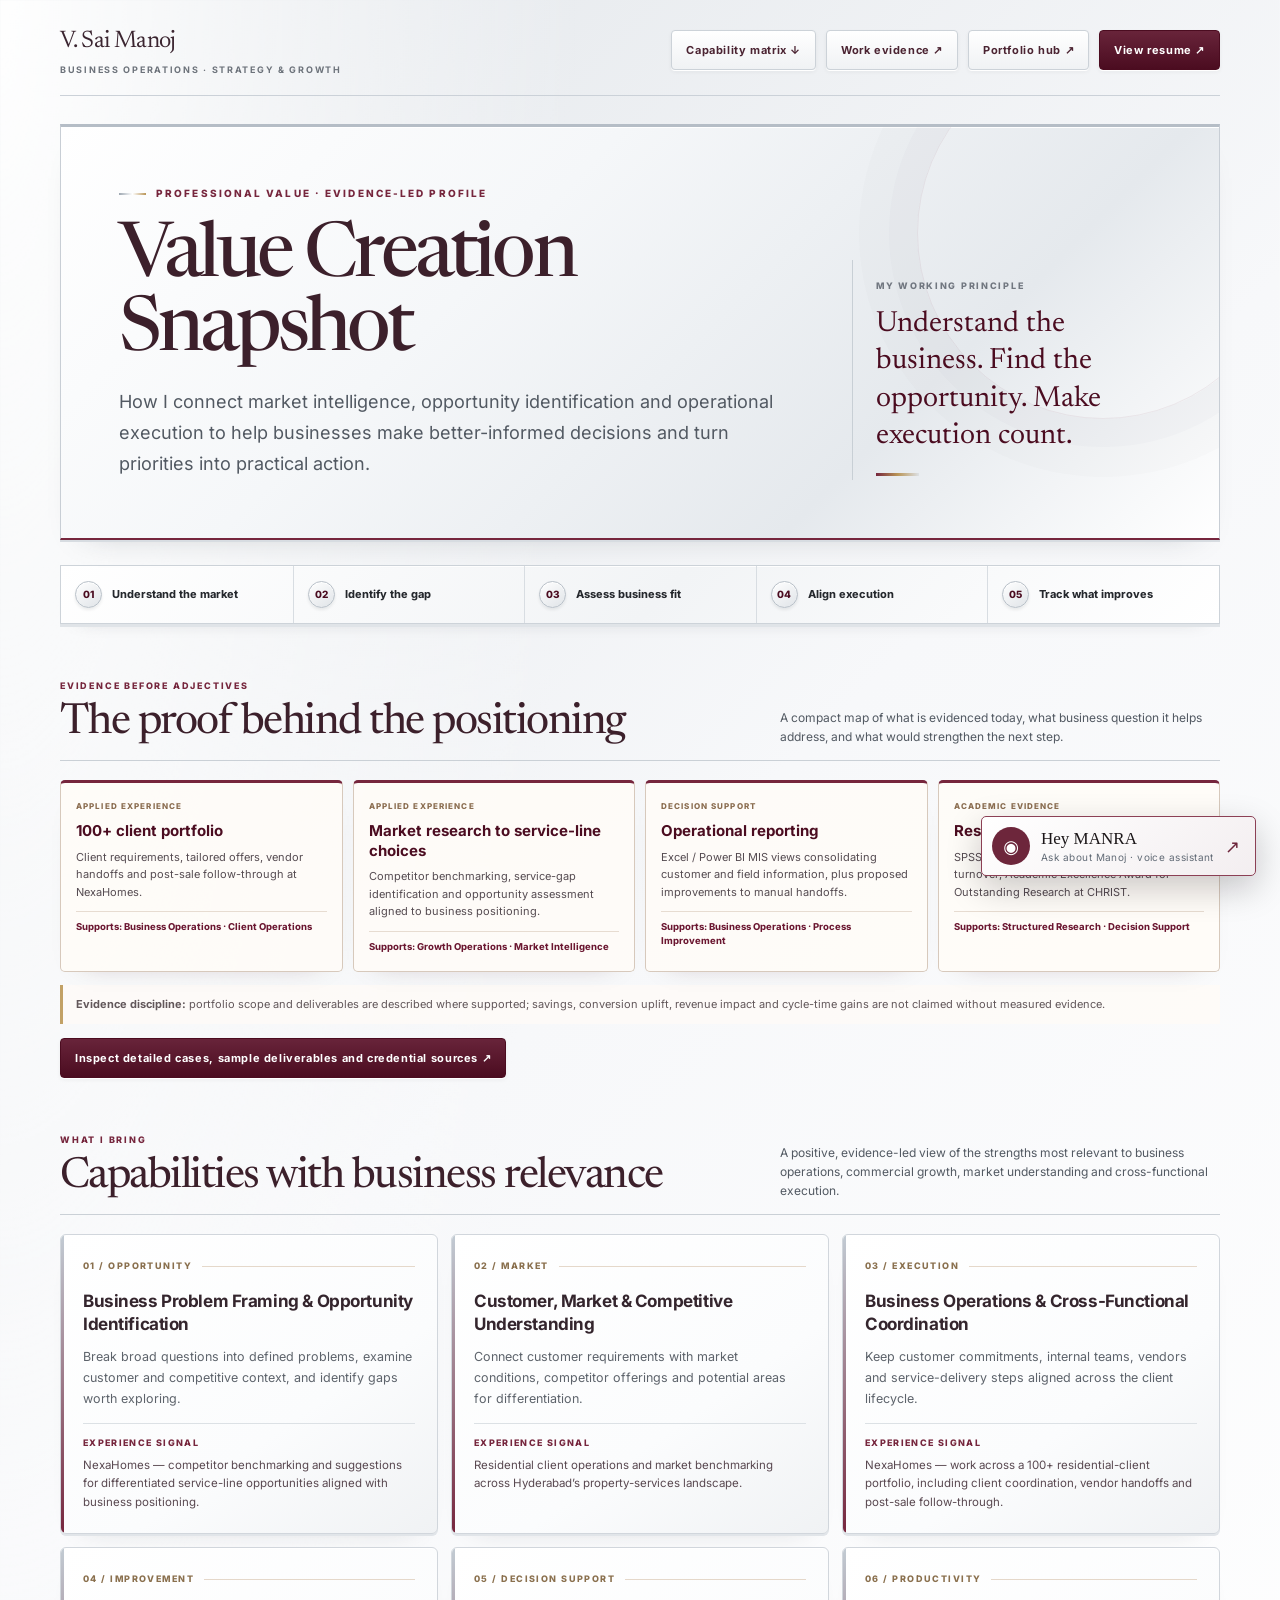
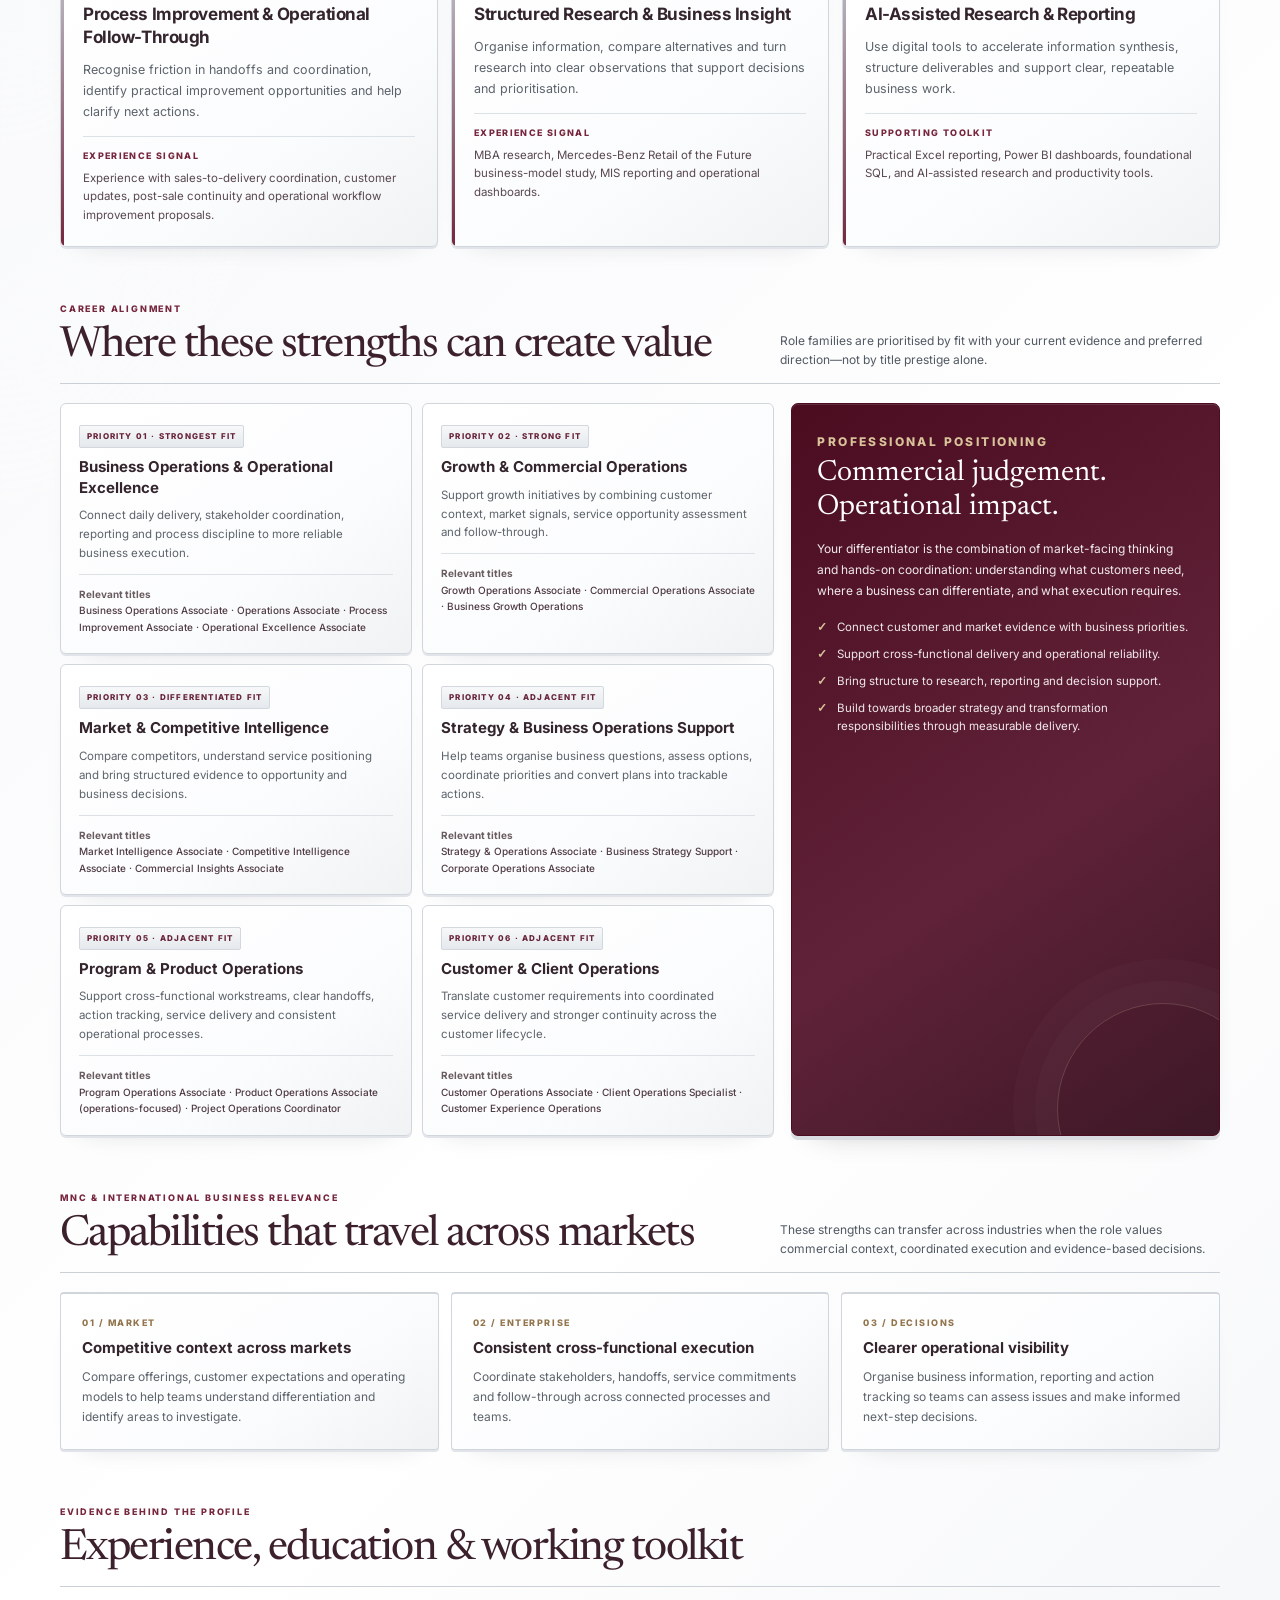
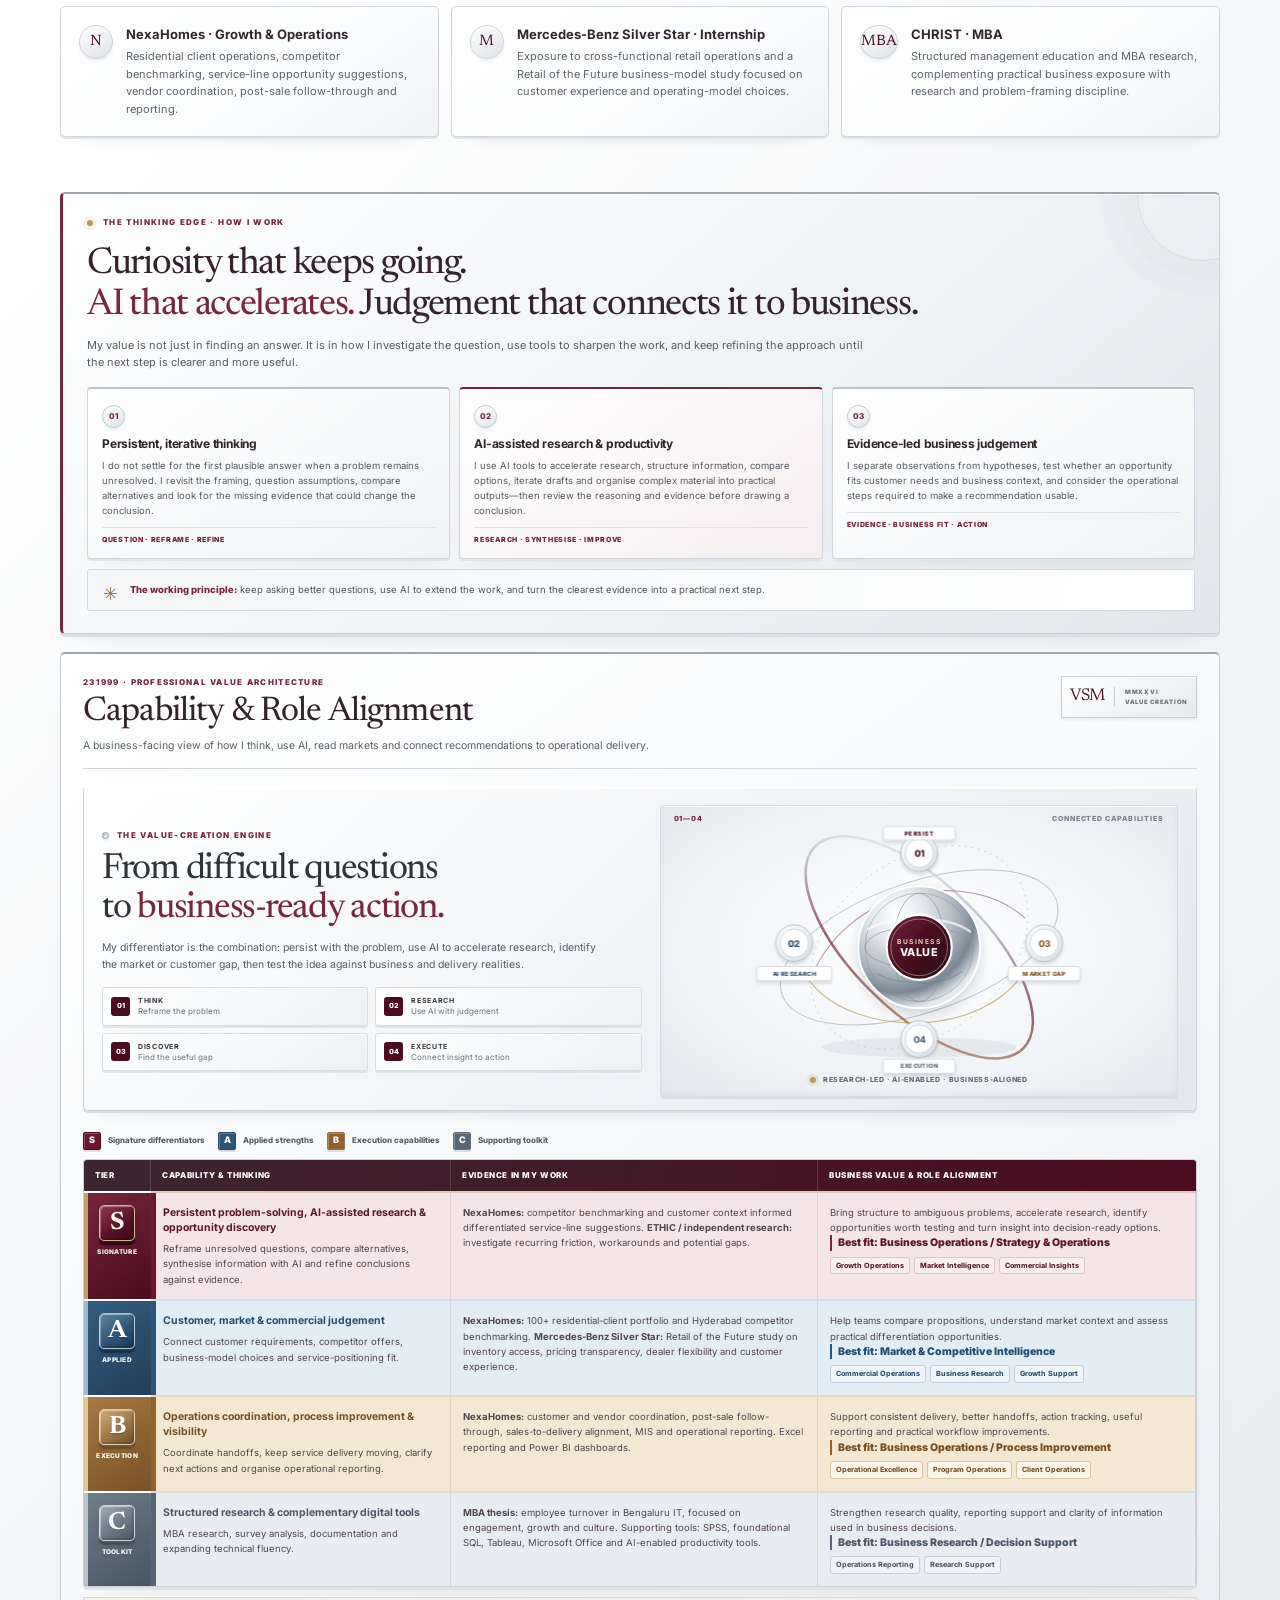
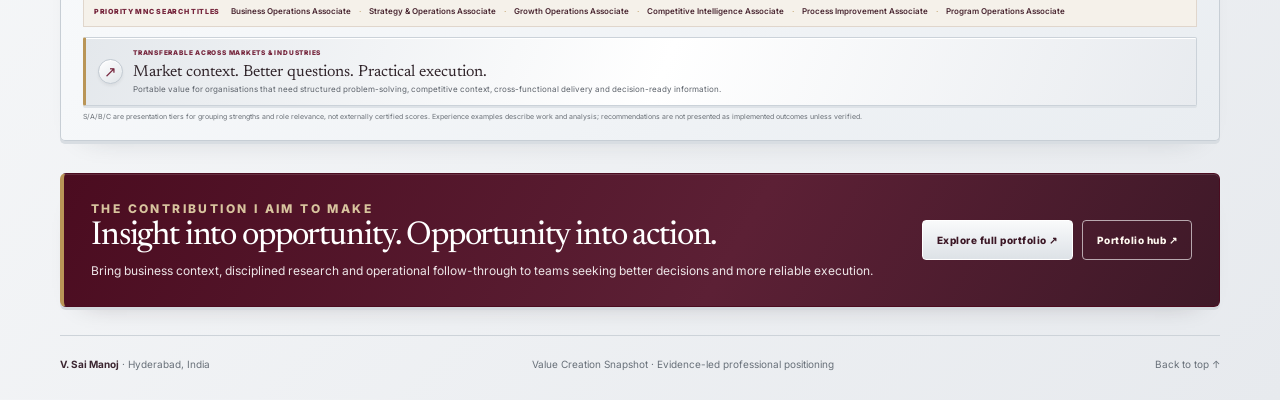
<file: value-creation/index.html>
<!doctype html>
<html lang="en">
<head>
  <meta charset="utf-8">
  <meta name="viewport" content="width=device-width, initial-scale=1">
  <meta name="theme-color" content="#EEF1F4">
  <meta name="description" content="V. Sai Manoj — Value Creation Snapshot: evidence-led professional strengths, business application, and role alignment across business operations, growth operations, market intelligence, and strategy support.">
  <title>Value Creation Snapshot | V. Sai Manoj</title>
  <link rel="preload" href="/assets/fonts/newsreader-latin.woff2" as="font" type="font/woff2" crossorigin>
  <link rel="preload" href="/assets/fonts/inter-latin.woff2" as="font" type="font/woff2" crossorigin>
  <style>
    @font-face{font-family:Inter;src:url('/assets/fonts/inter-latin.woff2') format('woff2');font-display:swap}
    @font-face{font-family:Newsreader;src:url('/assets/fonts/newsreader-latin.woff2') format('woff2');font-display:swap}
    :root{color-scheme:light;--wine:#4B0C20;--burgundy:#70152F;--ink:#21161B;--muted:#665861;--paper:#F7F2EA;--white:#FFFCF8;--line:#E0D2C4;--gold:#C2A166;--rose:#F1E4DF;--green:#536A5B;--shadow:0 18px 44px -34px rgba(55,10,27,.38)}
    *{box-sizing:border-box}
    html{scroll-behavior:smooth;-webkit-text-size-adjust:100%}
    body{margin:0;color:var(--ink);background:radial-gradient(ellipse at 2% 0%,rgba(194,161,102,.15),transparent 34rem),linear-gradient(140deg,#F4EDE4 0%,#FCF9F4 48%,#F0E5DB 100%);font-family:Inter,Arial,sans-serif;font-size:15px;line-height:1.65}
    a{color:inherit;text-decoration:none}
    a:focus-visible{outline:3px solid var(--gold);outline-offset:4px}
    .shell{width:min(1160px,calc(100% - 44px));margin:auto}
    .topbar{display:flex;align-items:center;justify-content:space-between;gap:20px;padding:22px 0 18px;border-bottom:1px solid rgba(120,77,73,.22)}
    .wordmark{font-family:Newsreader,Georgia,serif;font-size:24px;letter-spacing:-.025em;color:var(--wine)}
    .wordmark small{display:block;margin-top:1px;color:#75656A;font-family:Inter,Arial,sans-serif;font-size:9px;font-weight:700;letter-spacing:.19em;text-transform:uppercase}
    .top-links{display:flex;gap:10px;flex-wrap:wrap}
    .top-link{display:inline-flex;align-items:center;gap:8px;padding:10px 14px;border:1px solid #B99A8A;border-radius:4px;color:var(--wine);font-size:11px;font-weight:700;letter-spacing:.055em;transition:.2s ease}
    .top-link:hover{background:var(--wine);color:white;border-color:var(--wine)}
    .top-link.primary{color:white;background:var(--wine);border-color:var(--wine)}
    .top-link.primary:hover{background:#6B1630}
    .hero{position:relative;overflow:hidden;margin:28px 0 25px;padding:clamp(28px,5vw,58px);border:1px solid #D5BFAE;border-top:4px solid var(--gold);border-bottom:4px solid var(--wine);background:linear-gradient(118deg,rgba(255,252,247,.98) 0%,rgba(246,235,224,.96) 68%,rgba(235,216,202,.96) 100%);box-shadow:var(--shadow)}
    .hero:after{content:"";position:absolute;top:-80px;right:-70px;width:370px;height:370px;border:1px solid rgba(112,21,47,.10);border-radius:50%;box-shadow:0 0 0 28px rgba(112,21,47,.025),0 0 0 58px rgba(194,161,102,.045);pointer-events:none}
    .hero-grid{position:relative;z-index:1;display:grid;grid-template-columns:minmax(0,1.45fr) minmax(230px,.65fr);gap:44px;align-items:end}
    .eyebrow{display:flex;align-items:center;gap:10px;margin:0 0 19px;color:var(--burgundy);font-size:10px;font-weight:800;letter-spacing:.21em;text-transform:uppercase}
    .eyebrow:before{content:"";width:27px;height:2px;background:var(--gold)}
    h1,h2,h3,p{margin-top:0}
    h1{max-width:760px;margin-bottom:17px;color:var(--wine);font-family:Newsreader,Georgia,serif;font-size:clamp(43px,6.2vw,76px);font-weight:450;letter-spacing:-.05em;line-height:.98}
    .hero-intro{max-width:720px;margin-bottom:0;color:#46343D;font-size:clamp(15px,1.7vw,18px);line-height:1.72}
    .hero-side{padding:19px 0 4px 23px;border-left:1px solid #CBB4A3}
    .hero-side-label{margin:0 0 12px;color:#785F5D;font-size:9px;font-weight:800;letter-spacing:.19em;text-transform:uppercase}
    .hero-side-quote{margin:0;color:var(--wine);font-family:Newsreader,Georgia,serif;font-size:clamp(21px,2.5vw,29px);line-height:1.28}
    .gold-rule{width:43px;height:3px;margin-top:18px;background:var(--gold)}
    .flowbar{display:grid;grid-template-columns:repeat(5,minmax(0,1fr));margin:24px 0 55px;border:1px solid var(--line);background:rgba(255,252,248,.76)}
    .flow-step{position:relative;display:flex;align-items:center;gap:10px;min-width:0;padding:15px 14px;border-left:1px solid var(--line)}
    .flow-step:first-child{border-left:0}
    .flow-num{display:grid;place-items:center;flex:0 0 27px;width:27px;height:27px;border:1px solid #C6A66F;border-radius:50%;color:var(--wine);font-size:10px;font-weight:800}
    .flow-step span:last-child{font-size:11px;font-weight:750;line-height:1.35}
    .section{margin:0 0 55px}
    .section-head{display:flex;align-items:end;justify-content:space-between;gap:20px;margin-bottom:19px;padding-bottom:14px;border-bottom:1px solid #D4C1B2}
    .section-kicker{margin:0 0 5px;color:var(--burgundy);font-size:9px;font-weight:800;letter-spacing:.2em;text-transform:uppercase}
    h2{margin-bottom:0;color:var(--wine);font-family:Newsreader,Georgia,serif;font-size:clamp(29px,4.1vw,43px);font-weight:430;letter-spacing:-.035em;line-height:1.1}
    .section-note{max-width:440px;margin:0;color:var(--muted);font-size:12px;line-height:1.6}
    .strength-grid{display:grid;grid-template-columns:repeat(3,minmax(0,1fr));gap:13px}
    .strength{position:relative;min-width:0;overflow:hidden;padding:24px 22px 22px;border:1px solid #DDCFC3;border-radius:6px;background:rgba(255,252,248,.94);box-shadow:var(--shadow)}
    .strength:before{content:"";position:absolute;inset:0 auto 0 0;width:3px;background:var(--gold)}
    .strength-index{display:flex;align-items:center;gap:10px;margin-bottom:16px;color:#916D50;font-size:9px;font-weight:800;letter-spacing:.16em;text-transform:uppercase}
    .strength-index:after{content:"";height:1px;flex:1;background:#E5D8CA}
    .strength h3{margin-bottom:10px;color:#39101E;font-size:17px;letter-spacing:-.025em;line-height:1.35}
    .strength p{margin-bottom:14px;color:#594850;font-size:12.5px;line-height:1.68}
    .evidence{padding-top:12px;border-top:1px solid #E7DCD1}
    .evidence strong{display:block;margin-bottom:5px;color:var(--burgundy);font-size:9px;font-weight:800;letter-spacing:.15em;text-transform:uppercase}
    .evidence span{display:block;color:#594850;font-size:11.5px;line-height:1.6}
    .role-layout{display:grid;grid-template-columns:minmax(0,1.25fr) minmax(270px,.75fr);gap:17px;align-items:stretch}
    .role-list{display:grid;grid-template-columns:repeat(2,minmax(0,1fr));gap:10px}
    .role-card{padding:18px;border:1px solid #DCCBBE;border-radius:6px;background:#FFFCF8;box-shadow:0 14px 30px -29px rgba(65,16,35,.48)}
    .role-priority{display:inline-block;margin-bottom:9px;padding:4px 7px;border-radius:2px;background:#EFE2D8;color:#6B1830;font-size:8px;font-weight:800;letter-spacing:.15em;text-transform:uppercase}
    .role-card h3{margin-bottom:8px;color:#35101D;font-size:15px;line-height:1.35}
    .role-card p{margin-bottom:11px;color:#66545D;font-size:11.5px;line-height:1.65}
    .role-titles{padding-top:11px;border-top:1px solid #E7DCD1;color:#6E4D58;font-size:10px;font-weight:700;line-height:1.65}
    .role-titles span{color:#4F3A42;font-weight:500}
    .fit-panel{position:relative;overflow:hidden;padding:27px 25px;border-radius:7px;background:linear-gradient(150deg,#4A0B1E 0%,#70152F 64%,#4C1025 100%);color:#FFF9F0;box-shadow:var(--shadow)}
    .fit-panel:after{content:"";position:absolute;right:-50px;bottom:-80px;width:210px;height:210px;border:1px solid rgba(222,191,130,.25);border-radius:50%;box-shadow:0 0 0 22px rgba(255,255,255,.025),0 0 0 44px rgba(255,255,255,.025)}
    .fit-panel .section-kicker{color:#DFC58F}
    .fit-panel h3{position:relative;z-index:1;margin:0 0 12px;color:#FFFAF3;font-family:Newsreader,Georgia,serif;font-size:29px;font-weight:400;line-height:1.18}
    .fit-panel p{position:relative;z-index:1;color:#F0E0E2;font-size:12px;line-height:1.75}
    .fit-points{position:relative;z-index:1;display:grid;gap:10px;margin:18px 0 0;padding:0;list-style:none}
    .fit-points li{display:flex;gap:10px;align-items:start;color:#FFF6EE;font-size:11.5px;line-height:1.5}
    .fit-points li:before{content:"✓";color:#E0C28A;font-weight:800}
    .global-grid{display:grid;grid-template-columns:repeat(3,minmax(0,1fr));gap:12px}
    .global-card{padding:21px;border-top:2px solid var(--gold);border-right:1px solid #DCCBBE;border-bottom:1px solid #DCCBBE;border-left:1px solid #DCCBBE;border-radius:4px;background:rgba(255,252,248,.78)}
    .global-card .mini{margin:0 0 8px;color:#986E45;font-size:9px;font-weight:800;letter-spacing:.17em;text-transform:uppercase}
    .global-card h3{margin-bottom:8px;color:var(--wine);font-size:15px;line-height:1.35}
    .global-card p{margin:0;color:#5D4B53;font-size:12px;line-height:1.7}
    .evidence-strip{display:grid;grid-template-columns:repeat(3,minmax(0,1fr));gap:12px}
    .evidence-card{display:flex;gap:13px;align-items:start;padding:18px;border:1px solid #DCCBBE;background:#FFFCF8;border-radius:5px}
    .evidence-mark{display:grid;place-items:center;flex:0 0 34px;height:34px;border-radius:50%;background:#F0E3D8;color:var(--wine);font-family:Newsreader,Georgia,serif;font-size:15px}
    .evidence-card h3{margin:0 0 5px;color:var(--wine);font-size:13px;line-height:1.4}
    .evidence-card p{margin:0;color:#66545D;font-size:11px;line-height:1.6}
    .closing{display:flex;align-items:center;justify-content:space-between;gap:24px;margin:0 0 28px;padding:25px 27px;border:1px solid #5A142A;border-left:4px solid var(--gold);border-radius:6px;background:linear-gradient(110deg,#4B0C20,#69142D);color:#FFF9F0}
    .closing p{margin:0;color:#F1E4E3;font-size:12px;line-height:1.65}
    .closing h2{margin-bottom:6px;color:#FFFAF3;font-size:clamp(25px,3vw,33px)}
    .closing-actions{display:flex;flex-wrap:wrap;gap:9px;flex:0 0 auto}
    .closing-actions a{display:inline-flex;align-items:center;justify-content:center;gap:8px;padding:11px 14px;border:1px solid rgba(255,255,255,.5);border-radius:4px;color:#FFF9F0;font-size:10px;font-weight:800;letter-spacing:.05em;transition:.2s ease}
    .closing-actions a:first-child{border-color:#D6B775;background:#D6B775;color:#38101D}
    .closing-actions a:hover{transform:translateY(-1px);background:#FFF9F0;color:#3A0A1B;border-color:#FFF9F0}
    footer{display:flex;justify-content:space-between;gap:14px;flex-wrap:wrap;padding:20px 0 28px;border-top:1px solid #D8C8BA;color:#715F66;font-size:10px}
    footer strong{color:var(--wine)}
    @media(max-width:900px){.hero-grid{grid-template-columns:minmax(0,1fr) 250px;gap:28px}.strength-grid{grid-template-columns:repeat(2,minmax(0,1fr))}.role-layout{grid-template-columns:1fr}.role-list{grid-template-columns:repeat(2,minmax(0,1fr))}.fit-panel{display:grid;grid-template-columns:1fr 1fr;gap:12px 26px}.fit-panel h3{grid-column:1}.fit-panel p{grid-column:1}.fit-points{grid-column:2;grid-row:1/3;margin-top:0;align-self:center}}
    @media(max-width:640px){.shell{width:calc(100% - 28px)}.topbar{align-items:flex-start;padding-top:16px}.wordmark{font-size:21px}.top-links{justify-content:flex-end;gap:6px}.top-link{padding:8px 9px;font-size:9px}.hero{margin-top:16px;padding:25px 20px}.hero-grid{grid-template-columns:1fr;gap:24px}.hero-side{padding:15px 0 0;border-left:0;border-top:1px solid #CBB4A3}.hero-side-quote{max-width:24ch}.flowbar{grid-template-columns:1fr 1fr;margin:16px 0 42px}.flow-step{padding:12px;border-top:1px solid var(--line)}.flow-step:nth-child(odd){border-left:0}.flow-step:first-child,.flow-step:nth-child(2){border-top:0}.flow-step:last-child{grid-column:1/-1}.section{margin-bottom:42px}.section-head{align-items:flex-start;flex-direction:column;gap:8px}.strength-grid,.role-list,.global-grid,.evidence-strip{grid-template-columns:1fr}.strength{padding:21px 19px}.fit-panel{display:block;padding:22px}.fit-points{margin-top:15px}.closing{align-items:flex-start;flex-direction:column;padding:22px 19px}.closing-actions{flex-basis:auto}.closing-actions a{font-size:9px}}
    @media(prefers-reduced-motion:reduce){html{scroll-behavior:auto}*,*:before,*:after{transition:none!important}}
  
    /* High-visibility closing feature: "radium" chartreuse, balanced with the burgundy identity */
    .thinking-edge{position:relative;overflow:hidden;margin:0 0 28px;padding:clamp(24px,4vw,42px);border:1px solid #4F1428;border-top:3px solid #D8FF42;border-left:4px solid #D8FF42;border-radius:7px;background:radial-gradient(ellipse at 100% 0%,rgba(216,255,66,.09),transparent 25rem),linear-gradient(125deg,#250813 0%,#3E0A1B 48%,#551128 100%);box-shadow:0 20px 45px -28px rgba(51,5,22,.55)}
    .thinking-edge:after{content:"";position:absolute;top:-65px;right:-55px;width:190px;height:190px;border:1px solid rgba(216,255,66,.18);border-radius:50%;box-shadow:0 0 0 18px rgba(216,255,66,.025),0 0 0 38px rgba(216,255,66,.018);pointer-events:none}
    .thinking-edge-heading,.thinking-edge-grid,.thinking-edge-close{position:relative;z-index:1}
    .thinking-edge-kicker{display:flex;align-items:center;gap:10px;margin:0 0 14px;color:#D8FF42;font-size:9px;font-weight:850;letter-spacing:.2em;text-transform:uppercase}
    .thinking-edge-signal{display:inline-block;width:9px;height:9px;border-radius:50%;background:#D8FF42;box-shadow:0 0 0 4px rgba(216,255,66,.12),0 0 13px rgba(216,255,66,.65)}
    .thinking-edge-heading h2{max-width:890px;margin:0;color:#FFF9F2;font-family:Newsreader,Georgia,serif;font-size:clamp(28px,4.2vw,47px);font-weight:430;line-height:1.12;letter-spacing:-.035em}
    .thinking-edge-heading h2 span{color:#D8FF42;text-shadow:0 0 18px rgba(216,255,66,.16)}
    .thinking-edge-intro{max-width:820px;margin:15px 0 0;color:#EBDDE2;font-size:13px;line-height:1.75}
    .thinking-edge-grid{display:grid;grid-template-columns:repeat(3,minmax(0,1fr));gap:12px;margin-top:25px}
    .thinking-edge-card{min-width:0;padding:19px 18px 17px;border:1px solid rgba(243,225,226,.20);border-top:2px solid rgba(216,255,66,.65);border-radius:5px;background:rgba(255,250,242,.055)}
    .thinking-edge-card-featured{border-color:rgba(216,255,66,.45);border-top:3px solid #D8FF42;background:linear-gradient(145deg,rgba(216,255,66,.105),rgba(255,250,242,.045));box-shadow:inset 0 0 24px rgba(216,255,66,.025)}
    .thinking-edge-number{display:inline-flex;align-items:center;justify-content:center;width:29px;height:29px;margin-bottom:13px;border:1px solid rgba(216,255,66,.65);border-radius:50%;color:#D8FF42;font-size:10px;font-weight:800;box-shadow:0 0 12px rgba(216,255,66,.08)}
    .thinking-edge-card h3{margin:0 0 9px;color:#FFF9F2;font-size:15px;letter-spacing:-.02em;line-height:1.4}
    .thinking-edge-card p{margin:0;color:#E6D7DC;font-size:11.5px;line-height:1.75}
    .thinking-edge-foot{display:block;margin-top:15px;padding-top:10px;border-top:1px solid rgba(243,225,226,.14);color:#D8FF42;font-size:8px;font-weight:850;letter-spacing:.14em;line-height:1.5}
    .thinking-edge-close{display:flex;align-items:center;gap:12px;margin-top:16px;padding:13px 15px;border:1px solid rgba(216,255,66,.3);border-radius:4px;background:rgba(216,255,66,.065)}
    .thinking-edge-burst{display:grid;place-items:center;flex:0 0 29px;width:29px;height:29px;color:#D8FF42;font-size:23px;text-shadow:0 0 12px rgba(216,255,66,.55)}
    .thinking-edge-close p{margin:0;color:#F8EDF0;font-size:11.5px;line-height:1.65}
    .thinking-edge-close strong{color:#D8FF42;font-weight:800}
    @media(max-width:760px){.thinking-edge-grid{grid-template-columns:1fr}.thinking-edge-card{padding:17px}.thinking-edge-card p{font-size:12px}.thinking-edge:after{width:130px;height:130px;right:-45px}.thinking-edge-heading h2{font-size:clamp(27px,7vw,38px)}}
    @media(prefers-reduced-motion:reduce){.thinking-edge *{scroll-behavior:auto}}

  
    /* Executive capability tier matrix: positive, evidence-led, and globally legible */
    .tier-matrix{margin:0 0 32px;padding:clamp(22px,4vw,42px);border:1px solid #D8C6B7;border-top:4px solid #C2A166;border-radius:7px;background:linear-gradient(145deg,#FFFCF7 0%,#F6EEE5 100%);box-shadow:0 20px 44px -36px rgba(55,10,27,.4)}
    .tier-matrix-head{display:flex;align-items:flex-start;justify-content:space-between;gap:24px;padding-bottom:24px;border-bottom:1px solid #DCCABE}
    .tier-matrix-kicker{margin:0 0 9px;color:#751C37;font-size:9px;font-weight:850;letter-spacing:.2em}
    .tier-matrix-head h2{margin:0;color:#421022;font-family:Newsreader,Georgia,serif;font-size:clamp(31px,4.3vw,47px);font-weight:430;letter-spacing:-.04em;line-height:1.1}
    .tier-matrix-lede{max-width:720px;margin:11px 0 0;color:#67545D;font-size:12.5px;line-height:1.75}
    .tier-matrix-stamp{display:flex;align-items:center;gap:10px;flex:0 0 auto;padding:9px 11px;border:1px solid #D4B989;background:#F5EBDD;color:#5D1930}
    .tier-matrix-stamp span{font-family:Newsreader,Georgia,serif;font-size:22px;letter-spacing:-.07em}
    .tier-matrix-stamp small{padding-left:10px;border-left:1px solid #D0B88D;font-size:7px;font-weight:850;letter-spacing:.12em;line-height:1.6}
    .tier-matrix-legend{display:flex;gap:9px 18px;flex-wrap:wrap;padding:16px 0;color:#604C55;font-size:9px;font-weight:750}
    .tier-matrix-legend>span{display:inline-flex;align-items:center;gap:7px}
    .tier-key{display:inline-grid;place-items:center;width:22px;height:22px;border-radius:3px;color:#fff;font-size:11px;font-style:normal;font-weight:850}
    .tier-key-s{background:#490D21;border:1px solid #D8FF42;color:#D8FF42}
    .tier-key-a{background:#7A1C38}
    .tier-key-b{background:#A97842}
    .tier-key-c{background:#79656A}
    .tier-table-wrap{overflow-x:auto;border:1px solid #D8C7B8;border-radius:5px;background:#FFFCF8}
    .tier-table{width:100%;border-collapse:collapse;text-align:left}
    .tier-table thead{color:#FFF9F0;background:#4B0C20}
    .tier-table thead th{padding:13px 14px;border-right:1px solid rgba(255,255,255,.15);font-size:8px;font-weight:850;letter-spacing:.13em;line-height:1.5;text-transform:uppercase;vertical-align:bottom}
    .tier-table thead th:first-child{width:76px}
    .tier-table tbody th,.tier-table tbody td{padding:17px 14px;border-top:1px solid #E7D9CC;border-right:1px solid #EEE4DB;vertical-align:top}
    .tier-table tbody tr:first-child th,.tier-table tbody tr:first-child td{border-top:0}
    .tier-table tbody td:last-child,.tier-table thead th:last-child{border-right:0}
    .tier-table tbody th{width:76px;text-align:center;background:#F2E7DB}
    .tier-badge{display:grid;place-items:center;width:42px;height:42px;margin:0 auto 8px;border-radius:5px;font-family:Newsreader,Georgia,serif;font-size:28px;line-height:1}
    .tier-rank-label{display:block;color:#6E5960;font-size:7px;font-weight:850;letter-spacing:.06em;line-height:1.45;text-transform:uppercase}
    .tier-row-s th{background:#390A1B;border-bottom:1px solid #79513B}
    .tier-row-s .tier-badge{color:#D8FF42;border:1px solid #D8FF42;background:#4A0C21;box-shadow:0 0 14px rgba(216,255,66,.11)}
    .tier-row-s .tier-rank-label{color:#F0E3D5}
    .tier-row-a th{background:#F0DECE}
    .tier-row-a .tier-badge{color:#fffaf4;background:#7A1C38;border:1px solid #7A1C38}
    .tier-row-b th{background:#F4E7CE}
    .tier-row-b .tier-badge{color:#fff;background:#A97842;border:1px solid #A97842}
    .tier-row-c th{background:#EEE5E0}
    .tier-row-c .tier-badge{color:#fff;background:#79656A;border:1px solid #79656A}
    .tier-table td strong{display:block;margin-bottom:7px;color:#3C1020;font-size:12px;line-height:1.45}
    .tier-table td p{margin:0;color:#625059;font-size:10.5px;line-height:1.72}
    .tier-table td p+p{margin-top:8px}
    .tier-role-chips{display:flex;gap:5px;flex-wrap:wrap;margin-top:10px}
    .tier-role-chips span{display:inline-block;padding:4px 6px;border:1px solid #E2D1C3;border-radius:2px;background:#F8F0E7;color:#5D2436;font-size:8px;font-weight:750;line-height:1.4}
    .tier-row-s .tier-role-chips span{border-color:#E1C6A0;background:#F7EBDD;color:#4C0C20}
    .tier-global-band{display:flex;align-items:center;gap:17px;margin-top:17px;padding:20px 22px;border-left:4px solid #D8FF42;border-radius:4px;background:linear-gradient(112deg,#2A0916 0%,#4B0C20 68%,#68142D 100%);box-shadow:0 13px 28px -25px rgba(55,10,27,.55)}
    .tier-global-mark{display:grid;place-items:center;flex:0 0 42px;width:42px;height:42px;border:1px solid #D8FF42;border-radius:50%;color:#D8FF42;font-size:24px}
    .tier-global-kicker{margin:0 0 5px;color:#D8FF42;font-size:8px;font-weight:850;letter-spacing:.18em}
    .tier-global-band h3{margin:0 0 6px;color:#FFF9F2;font-family:Newsreader,Georgia,serif;font-size:clamp(21px,2.8vw,29px);font-weight:400;line-height:1.25}
    .tier-global-band p:last-child{margin:0;color:#EADDE0;font-size:10.5px;line-height:1.7}
    .tier-matrix-note{margin:11px 0 0;color:#786970;font-size:9px;line-height:1.6}
    @media(max-width:760px){.tier-matrix-head{gap:12px}.tier-matrix-stamp{padding:7px}.tier-matrix-stamp span{font-size:18px}.tier-table thead{display:none}.tier-table,.tier-table tbody,.tier-table tr,.tier-table th,.tier-table td{display:block;width:100%}.tier-table tbody tr{display:grid;grid-template-columns:58px minmax(0,1fr);border-top:1px solid #DCCABE}.tier-table tbody tr:first-child{border-top:0}.tier-table tbody th{grid-row:1/span 3;grid-column:1;padding:15px 6px;border-right:1px solid #E3D2C2}.tier-badge{width:35px;height:35px;font-size:24px}.tier-table tbody td{grid-column:2;padding:13px 13px;border-right:0;border-top:1px solid #F0E5DB}.tier-table tbody td:nth-child(2){border-top:0}.tier-table td strong{font-size:12px}.tier-table td p{font-size:11px}.tier-global-band{align-items:flex-start;padding:17px}.tier-global-mark{flex-basis:34px;width:34px;height:34px}}
    @media(max-width:480px){.tier-matrix{padding:19px 13px}.tier-matrix-head{flex-direction:column}.tier-matrix-stamp{align-self:flex-start}.tier-matrix-legend{display:grid;grid-template-columns:1fr 1fr;gap:9px}.tier-matrix-legend>span{font-size:8px}.tier-matrix tbody tr{grid-template-columns:50px minmax(0,1fr)}.tier-rank-label{font-size:6px}.tier-table tbody th{padding:12px 4px}.tier-table tbody td{padding:12px 10px}.tier-role-chips span{font-size:7.5px}.tier-global-band{gap:11px}.tier-global-band h3{font-size:21px}}

  
    /* Executive-grade S/A/B/C matrix and specific multinational role alignment */
    .executive-tier-matrix{padding:clamp(22px,3.6vw,40px);background:linear-gradient(145deg,#FFFCF7 0%,#F5EDE4 100%)}
    .executive-tier-matrix .tier-matrix-head{align-items:start}
    .executive-tier-matrix .tier-matrix-kicker{color:#711A34;letter-spacing:.19em}
    .etm-positioning{display:grid;grid-template-columns:174px minmax(0,1fr);gap:18px;align-items:center;margin:20px 0 8px;padding:18px 20px;border:1px solid #5A142A;border-left:4px solid #D8FF42;border-radius:4px;background:linear-gradient(112deg,#2D0817 0%,#4B0C20 70%,#68142D 100%)}
    .etm-positioning-label{color:#D8FF42;font-size:8px;font-weight:850;letter-spacing:.16em;line-height:1.65}
    .etm-positioning p{margin:0;color:#FFF9F2;font-family:Newsreader,Georgia,serif;font-size:clamp(18px,2.1vw,24px);line-height:1.35}
    .etm-legend{padding:14px 0;gap:9px 16px}
    .etm-table-wrap{border:1px solid #D8C7B8;border-radius:5px;box-shadow:0 10px 24px -24px rgba(55,10,27,.45)}
    .etm-table{table-layout:fixed}
    .etm-table thead th{padding:13px 11px;font-size:7.5px;letter-spacing:.11em}
    .etm-table thead th:nth-child(1){width:6%}
    .etm-table thead th:nth-child(2){width:22%}
    .etm-table thead th:nth-child(3){width:25%}
    .etm-table thead th:nth-child(4){width:26%}
    .etm-table thead th:nth-child(5){width:21%}
    .etm-table tbody th,.etm-table tbody td{padding:15px 11px}
    .etm-table tbody th{width:auto}
    .etm-table .tier-row-s>th{box-shadow:inset 3px 0 #D8FF42}
    .etm-table .tier-row-s .tier-rank-label{color:#FFF0E2}
    .etm-table .tier-row-s .tier-badge{box-shadow:0 0 16px rgba(216,255,66,.17)}
    .etm-table td strong{font-size:11px;line-height:1.45}
    .etm-table td p{font-size:9.5px;line-height:1.7}
    .etm-table td p+p{margin-top:8px}
    .etm-capability{margin:0 0 12px;padding-bottom:11px;border-bottom:1px solid #E8DCD0}
    .etm-capability:last-child{margin-bottom:0;padding-bottom:0;border-bottom:0}
    .etm-capability>strong{display:block;margin:0 0 5px;color:#3C1020;font-size:10.5px;line-height:1.45}
    .etm-capability>p{margin:0;color:#67545D;font-size:9.5px;line-height:1.68}
    .etm-role-primary{margin-bottom:9px;padding-left:9px;border-left:2px solid #C2A166;color:#4B0C20;font-size:10px;font-weight:850;line-height:1.5}
    .etm-role-section{margin-top:28px}
    .etm-role-section-head{margin-bottom:15px;padding-bottom:13px;border-bottom:1px solid #D7C3B3}
    .etm-role-section-head h3{margin:0 0 7px;color:#421022;font-family:Newsreader,Georgia,serif;font-size:clamp(25px,3.4vw,35px);font-weight:430;letter-spacing:-.025em;line-height:1.15}
    .etm-role-section-head>p:last-child{max-width:780px;margin:0;color:#6A5760;font-size:11.5px;line-height:1.65}
    .etm-role-grid{display:grid;grid-template-columns:repeat(3,minmax(0,1fr));gap:11px}
    .etm-role-card{min-width:0;padding:18px 17px;border:1px solid #DCCBBE;border-top:2px solid #B99557;border-radius:5px;background:#FFFCF8;box-shadow:0 14px 30px -29px rgba(65,16,35,.45)}
    .etm-role-card-top{border-top:3px solid #D8FF42;background:linear-gradient(145deg,#FFFCF8 0%,#F6EDE3 100%)}
    .etm-priority{display:inline-block;margin-bottom:10px;padding:4px 6px;background:#F0E3D7;color:#67162F;font-size:7px;font-weight:850;letter-spacing:.13em;line-height:1.45}
    .etm-role-card-top .etm-priority{background:#30101D;color:#D8FF42}
    .etm-role-card h4{margin:0 0 8px;color:#3C1020;font-size:13px;letter-spacing:-.015em;line-height:1.4}
    .etm-role-card>p{margin:0;color:#63515A;font-size:10px;line-height:1.7}
    .etm-search-titles{margin-top:12px;padding-top:10px;border-top:1px solid #E8DCD0}
    .etm-search-titles b{display:block;margin-bottom:5px;color:#8C6944;font-size:7px;font-weight:850;letter-spacing:.15em;text-transform:uppercase}
    .etm-search-titles span{display:block;color:#4F3A43;font-size:9px;line-height:1.65}
    .executive-tier-matrix .tier-global-band{margin-top:22px}
    .executive-tier-matrix .tier-matrix-note{margin-top:12px}
    @media(max-width:1000px){.etm-table thead th{font-size:7px;padding:11px 8px}.etm-table tbody th,.etm-table tbody td{padding:12px 8px}.etm-table td p,.etm-capability>p{font-size:9px}.etm-role-grid{grid-template-columns:repeat(2,minmax(0,1fr))}}
    @media(max-width:760px){
      .etm-positioning{grid-template-columns:1fr;gap:7px;padding:16px}
      .etm-table thead{display:none}
      .etm-table,.etm-table tbody,.etm-table tr,.etm-table th,.etm-table td{display:block;width:100%}
      .etm-table tbody tr{display:grid;grid-template-columns:55px minmax(0,1fr);border-top:1px solid #DCCABE}
      .etm-table tbody tr:first-child{border-top:0}
      .etm-table tbody th{grid-column:1;grid-row:1/span 4;padding:13px 4px;border-right:1px solid #E3D2C2;text-align:center}
      .etm-table tbody td{grid-column:2;padding:13px 12px;border-top:1px solid #F0E5DB;border-right:0}
      .etm-table tbody td:nth-child(2){border-top:0}
      .etm-table td strong,.etm-capability>strong{font-size:11px}
      .etm-table td p,.etm-capability>p{font-size:10.5px}
      .etm-table td:before{display:block;margin-bottom:7px;color:#936B44;font-size:7px;font-weight:850;letter-spacing:.15em;text-transform:uppercase}
      .etm-table td:nth-child(2):before{content:"CAPABILITY & THINKING PATTERN"}
      .etm-table td:nth-child(3):before{content:"EVIDENCE FROM MY WORK"}
      .etm-table td:nth-child(4):before{content:"VALUE TO BUSINESS TEAMS"}
      .etm-table td:nth-child(5):before{content:"ROLE ALIGNMENT"}
      .etm-role-grid{grid-template-columns:repeat(2,minmax(0,1fr))}
    }
    @media(max-width:500px){
      .executive-tier-matrix{padding:18px 12px}
      .executive-tier-matrix .tier-matrix-head{flex-direction:column}
      .etm-role-grid{grid-template-columns:1fr}
      .etm-role-card{padding:16px}
      .etm-table tbody tr{grid-template-columns:47px minmax(0,1fr)}
      .etm-table tbody th{padding:11px 3px}
      .etm-table tbody td{padding:12px 10px}
      .etm-table .tier-badge{width:34px;height:34px;font-size:23px}
      .etm-table .tier-rank-label{font-size:6px}
      .etm-table td p,.etm-capability>p{font-size:10px}
      .tier-matrix-legend>span{font-size:8px}
    }

  
    /* Minimal executive presentation: remove competing colour blocks and compact for desktop */
    body{background:#F7F5F1}
    .thinking-edge{margin-bottom:18px;padding:22px 24px;border:1px solid #D6C9BE;border-top:2px solid #76263D;border-left:3px solid #76263D;border-radius:5px;background:#35101F;box-shadow:none}
    .thinking-edge:after{width:130px;height:130px;top:-65px;right:-50px;border-color:rgba(194,161,102,.14);box-shadow:0 0 0 18px rgba(194,161,102,.018),0 0 0 36px rgba(194,161,102,.014)}
    .thinking-edge-kicker{color:#D7BD8A;font-size:8px;letter-spacing:.17em}
    .thinking-edge-signal{width:6px;height:6px;background:#C2A166;box-shadow:none}
    .thinking-edge-heading h2{max-width:860px;font-size:clamp(27px,3.4vw,37px);line-height:1.12}
    .thinking-edge-heading h2 span{color:#D7BD8A;text-shadow:none}
    .thinking-edge-intro{max-width:780px;margin-top:10px;font-size:11px;line-height:1.6;color:#E8DDE0}
    .thinking-edge-grid{gap:9px;margin-top:15px}
    .thinking-edge-card,.thinking-edge-card-featured{padding:13px 14px 12px;border:1px solid rgba(255,255,255,.13);border-top:1px solid #AD8A5C;border-radius:3px;background:rgba(255,255,255,.035);box-shadow:none}
    .thinking-edge-number{width:23px;height:23px;margin-bottom:8px;border-color:#B99557;color:#E2C99A;font-size:8px;box-shadow:none}
    .thinking-edge-card h3{margin-bottom:5px;font-size:12px}
    .thinking-edge-card p{font-size:9.5px;line-height:1.6;color:#E4DADF}
    .thinking-edge-foot{margin-top:9px;padding-top:7px;border-top:1px solid rgba(255,255,255,.10);color:#D7BD8A;font-size:7px;letter-spacing:.1em}
    .thinking-edge-close{gap:9px;margin-top:10px;padding:9px 11px;border:1px solid rgba(194,161,102,.3);border-radius:3px;background:rgba(194,161,102,.055)}
    .thinking-edge-burst{flex-basis:22px;width:22px;height:22px;color:#D7BD8A;font-size:18px;text-shadow:none}
    .thinking-edge-close p{font-size:9.5px;color:#F0E8E9}
    .thinking-edge-close strong{color:#D7BD8A}
    .executive-tier-matrix{margin-top:18px;padding:22px 22px 18px;border:1px solid #D8D0C8;border-top:2px solid #76263D;border-radius:5px;background:#FBFAF7;box-shadow:none}
    .executive-tier-matrix .tier-matrix-head{gap:16px;padding-bottom:13px}
    .executive-tier-matrix .tier-matrix-kicker{margin-bottom:5px;color:#76263D;font-size:8px;letter-spacing:.16em}
    .executive-tier-matrix .tier-matrix-head h2{font-size:clamp(26px,3vw,34px);letter-spacing:-.025em}
    .executive-tier-matrix .tier-matrix-lede{max-width:760px;margin-top:7px;font-size:10.5px;line-height:1.55;color:#62575A}
    .executive-tier-matrix .tier-matrix-stamp{padding:6px 8px;border-color:#D5C8B7;background:#F4F0E9}
    .executive-tier-matrix .tier-matrix-stamp span{font-size:17px}
    .executive-tier-matrix .tier-matrix-stamp small{font-size:6px}
    .etm-positioning{grid-template-columns:140px minmax(0,1fr);gap:12px;margin:12px 0 4px;padding:10px 13px;border:1px solid #E1D6CB;border-left:3px solid #76263D;border-radius:2px;background:#F2ECE4}
    .etm-positioning-label{color:#76263D;font-size:7px;letter-spacing:.12em}
    .etm-positioning p{color:#35232B;font-size:15px;line-height:1.3}
    .etm-legend{gap:7px 13px;padding:9px 0;color:#63565A;font-size:8px}
    .etm-legend .tier-key{width:18px;height:18px;border-radius:2px;font-size:9px}
    .etm-legend .tier-key-s{color:#D8FF42;background:#35101F;border-color:#35101F;box-shadow:none}
    .etm-legend .tier-key-a{background:#76263D}
    .etm-legend .tier-key-b{background:#9A7955}
    .etm-legend .tier-key-c{background:#877A7B}
    .etm-table-wrap{border-color:#DAD1C8;border-radius:3px;box-shadow:none}
    .etm-table{table-layout:fixed}
    .etm-table thead{background:#4B0C20}
    .etm-table thead th{padding:8px 9px;color:#F8F4EE;font-size:7px;letter-spacing:.09em}
    .etm-table thead th:nth-child(1){width:5%}
    .etm-table thead th:nth-child(2){width:23%}
    .etm-table thead th:nth-child(3){width:25%}
    .etm-table thead th:nth-child(4){width:25%}
    .etm-table thead th:nth-child(5){width:22%}
    .etm-table tbody th,.etm-table tbody td{padding:9px 9px;border-color:#E8E0D8}
    .etm-table tbody th{background:#F0EBE4}
    .etm-table .tier-row-s>th{background:#3E1122;box-shadow:none}
    .etm-table .tier-row-s .tier-badge{width:29px;height:29px;margin-bottom:5px;border:1px solid #B99557;border-radius:3px;background:#3E1122;color:#E6D4A8;box-shadow:none;font-size:20px}
    .etm-table .tier-row-s .tier-rank-label{color:#F2E9DE}
    .etm-table .tier-row-a .tier-badge,.etm-table .tier-row-b .tier-badge,.etm-table .tier-row-c .tier-badge{width:29px;height:29px;margin-bottom:5px;border-radius:3px;font-size:20px}
    .etm-table .tier-rank-label{font-size:6px;letter-spacing:.04em}
    .etm-table td strong{margin-bottom:4px;color:#35202A;font-size:9px;line-height:1.35}
    .etm-table td p{font-size:8px;line-height:1.48;color:#5D5054}
    .etm-table td p+p{margin-top:4px}
    .etm-role-primary{margin-bottom:5px;padding-left:6px;border-left:2px solid #B99557;font-size:8px;line-height:1.4}
    .etm-table .tier-role-chips{gap:3px;margin-top:5px}
    .etm-table .tier-role-chips span{padding:2px 4px;border-color:#E3D7CB;background:#F4F0E9;color:#5B2738;font-size:6.5px;line-height:1.35}
    .etm-role-strip{display:flex;align-items:center;gap:5px 8px;flex-wrap:wrap;margin-top:10px;padding:8px 10px;border:1px solid #E0D6CC;background:#F5F1EA;color:#65545A;font-size:8px;line-height:1.45}
    .etm-role-strip-label{margin-right:3px;color:#76263D;font-size:7px;font-weight:850;letter-spacing:.1em}
    .etm-role-strip span:not(.etm-role-strip-label){font-weight:600;color:#4A2732}
    .etm-role-strip i{color:#B99557;font-style:normal}
    .executive-tier-matrix .tier-global-band{gap:10px;margin-top:10px;padding:10px 12px;border:1px solid #E3D6C8;border-left:3px solid #B99557;border-radius:2px;background:#F4EEE6;box-shadow:none}
    .executive-tier-matrix .tier-global-mark{flex-basis:25px;width:25px;height:25px;border:1px solid #B99557;border-radius:50%;color:#76263D;font-size:15px}
    .executive-tier-matrix .tier-global-kicker{margin-bottom:3px;color:#76263D;font-size:6.5px;letter-spacing:.12em}
    .executive-tier-matrix .tier-global-band h3{margin-bottom:2px;color:#3C1424;font-size:16px}
    .executive-tier-matrix .tier-global-band p:last-child{color:#64565A;font-size:8px;line-height:1.45}
    .executive-tier-matrix .tier-matrix-note{margin-top:6px;color:#796D70;font-size:7px;line-height:1.4}
    .top-links .top-link[href="#capability-matrix"]{border-color:#C2A166;color:#4B0C20;background:#F5F0E8}
    .top-links .top-link[href="#capability-matrix"]:hover{background:#4B0C20;color:#fff;border-color:#4B0C20}
    @media(min-width:1000px){.executive-tier-matrix{scroll-margin-top:18px}.thinking-edge{scroll-margin-top:18px}}
    @media(max-width:760px){
      .thinking-edge{padding:19px 16px}
      .thinking-edge-heading h2{font-size:clamp(25px,6vw,32px)}
      .thinking-edge-grid{gap:7px}
      .thinking-edge-card,.thinking-edge-card-featured{padding:12px}
      .thinking-edge-card h3{font-size:12px}
      .thinking-edge-card p{font-size:10.5px}
      .executive-tier-matrix{padding:17px 12px 14px}
      .etm-positioning{grid-template-columns:1fr;gap:4px}
      .etm-positioning p{font-size:14px}
      .etm-legend{display:grid;grid-template-columns:repeat(2,minmax(0,1fr));gap:7px;font-size:8px}
      .etm-table thead{display:none}
      .etm-table,.etm-table tbody,.etm-table tr,.etm-table th,.etm-table td{display:block;width:100%}
      .etm-table tbody tr{display:grid;grid-template-columns:42px minmax(0,1fr);border-top:1px solid #DAD1C8}
      .etm-table tbody tr:first-child{border-top:0}
      .etm-table tbody th{grid-column:1;grid-row:1/span 4;padding:10px 3px;border-right:1px solid #E3D2C2;text-align:center}
      .etm-table tbody td{grid-column:2;padding:9px 10px;border-top:1px solid #F0E5DB;border-right:0}
      .etm-table tbody td:nth-child(2){border-top:0}
      .etm-table td strong{font-size:10px}
      .etm-table td p{font-size:9.5px;line-height:1.5}
      .etm-table td:before{display:block;margin-bottom:4px;color:#936B44;font-size:6px;font-weight:850;letter-spacing:.12em;text-transform:uppercase}
      .etm-table td:nth-child(2):before{content:"CAPABILITY"}
      .etm-table td:nth-child(3):before{content:"EVIDENCE"}
      .etm-table td:nth-child(4):before{content:"BUSINESS VALUE"}
      .etm-table td:nth-child(5):before{content:"ROLE FIT"}
      .etm-role-strip{gap:5px 6px}
      .executive-tier-matrix .tier-global-band{align-items:flex-start;padding:10px}
    }
    @media(max-width:480px){
      .executive-tier-matrix .tier-matrix-head{flex-direction:row;align-items:flex-start}
      .executive-tier-matrix .tier-matrix-stamp{display:none}
      .etm-role-strip{font-size:7px}
      .etm-role-strip-label{width:100%;font-size:6.5px}
    }

  
    /* Official, restrained tier colours: each level distinct, all within one corporate palette */
    .etm-legend .tier-key-s{background:#4B0C20!important;border:1px solid #4B0C20!important;color:#F3E7D4!important;box-shadow:none!important}
    .etm-legend .tier-key-a{background:#284B68!important;border:1px solid #284B68!important;color:#FFFFFF!important}
    .etm-legend .tier-key-b{background:#9B7447!important;border:1px solid #9B7447!important;color:#FFFFFF!important}
    .etm-legend .tier-key-c{background:#68717B!important;border:1px solid #68717B!important;color:#FFFFFF!important}
    .etm-table .tier-row-s>th{background:#4B0C20!important;box-shadow:inset 3px 0 #B99557!important}
    .etm-table .tier-row-s .tier-badge{background:#4B0C20!important;border:1px solid #C4A873!important;color:#F3E7D4!important;box-shadow:none!important}
    .etm-table .tier-row-s .tier-rank-label{color:#F1E4E0!important}
    .etm-table .tier-row-a>th{background:#E9EFF4!important;box-shadow:inset 3px 0 #284B68!important}
    .etm-table .tier-row-a .tier-badge{background:#284B68!important;border:1px solid #284B68!important;color:#FFFFFF!important;box-shadow:none!important}
    .etm-table .tier-row-a .tier-rank-label{color:#334E64!important}
    .etm-table .tier-row-b>th{background:#F3EBDD!important;box-shadow:inset 3px 0 #9B7447!important}
    .etm-table .tier-row-b .tier-badge{background:#9B7447!important;border:1px solid #9B7447!important;color:#FFFFFF!important;box-shadow:none!important}
    .etm-table .tier-row-b .tier-rank-label{color:#6F5434!important}
    .etm-table .tier-row-c>th{background:#ECEEF0!important;box-shadow:inset 3px 0 #68717B!important}
    .etm-table .tier-row-c .tier-badge{background:#68717B!important;border:1px solid #68717B!important;color:#FFFFFF!important;box-shadow:none!important}
    .etm-table .tier-row-c .tier-rank-label{color:#4E5862!important}
    .etm-table .tier-row-s td strong{color:#4B0C20!important}
    .etm-table .tier-row-a td strong{color:#284B68!important}
    .etm-table .tier-row-b td strong{color:#825F37!important}
    .etm-table .tier-row-c td strong{color:#5D6670!important}
    .etm-table .tier-row-s .tier-role-chips span{border-color:#E4D5C5!important;background:#F6EFE7!important;color:#4B0C20!important}
    .etm-table .tier-row-a .tier-role-chips span{border-color:#D7E1EA!important;background:#F0F4F7!important;color:#284B68!important}
    .etm-table .tier-row-b .tier-role-chips span{border-color:#E7D8C0!important;background:#F8F2E8!important;color:#795A34!important}
    .etm-table .tier-row-c .tier-role-chips span{border-color:#DDE1E5!important;background:#F3F4F6!important;color:#59626C!important}
    .etm-table .tier-row-a td,.etm-table .tier-row-b td,.etm-table .tier-row-c td{background:#FFFCF8!important}

  
    /* Clear tier separation + restrained dimensional letter tiles */
    .etm-table tbody tr.tier-row-s td{
      background:linear-gradient(105deg,#F8EEE9 0%,#FFFCF8 28%,#FFFCF8 100%)!important;
      border-top:2px solid #DCC7B8!important;
      border-bottom:1px solid #E9DCD2!important;
    }
    .etm-table tbody tr.tier-row-a td{
      background:linear-gradient(105deg,#EAF0F5 0%,#F9FBFD 30%,#FFFFFF 100%)!important;
      border-top:2px solid #D2DEE8!important;
      border-bottom:1px solid #E0E8EF!important;
    }
    .etm-table tbody tr.tier-row-b td{
      background:linear-gradient(105deg,#F5EDDF 0%,#FCF9F2 30%,#FFFFFF 100%)!important;
      border-top:2px solid #E6D8C1!important;
      border-bottom:1px solid #EBE0D0!important;
    }
    .etm-table tbody tr.tier-row-c td{
      background:linear-gradient(105deg,#EEF0F2 0%,#F9FAFB 30%,#FFFFFF 100%)!important;
      border-top:2px solid #D9DEE3!important;
      border-bottom:1px solid #E5E8EA!important;
    }
    .etm-table tbody tr.tier-row-s td:nth-child(2){box-shadow:inset 3px 0 0 #76263D!important}
    .etm-table tbody tr.tier-row-a td:nth-child(2){box-shadow:inset 3px 0 0 #284B68!important}
    .etm-table tbody tr.tier-row-b td:nth-child(2){box-shadow:inset 3px 0 0 #9B7447!important}
    .etm-table tbody tr.tier-row-c td:nth-child(2){box-shadow:inset 3px 0 0 #68717B!important}
    .etm-table tbody tr.tier-row-s>th{background:linear-gradient(145deg,#5C1830 0%,#3B0A1B 70%,#280611 100%)!important;box-shadow:inset 3px 0 0 #C5A96F, inset 0 1px 0 rgba(255,255,255,.16)!important}
    .etm-table tbody tr.tier-row-a>th{background:linear-gradient(145deg,#F0F4F8 0%,#DFE7EF 100%)!important;box-shadow:inset 3px 0 0 #284B68, inset 0 1px 0 #FFFFFF!important}
    .etm-table tbody tr.tier-row-b>th{background:linear-gradient(145deg,#FAF4E9 0%,#EBDDCA 100%)!important;box-shadow:inset 3px 0 0 #9B7447, inset 0 1px 0 #FFFFFF!important}
    .etm-table tbody tr.tier-row-c>th{background:linear-gradient(145deg,#F5F6F7 0%,#E4E7EA 100%)!important;box-shadow:inset 3px 0 0 #68717B, inset 0 1px 0 #FFFFFF!important}
    .etm-table .tier-badge{
      position:relative!important;
      display:grid!important;
      place-items:center!important;
      border-radius:4px!important;
      transform:perspective(180px) rotateX(3deg)!important;
      transform-style:preserve-3d!important;
      transition:transform .22s ease,box-shadow .22s ease!important;
      text-shadow:0 1px 1px rgba(0,0,0,.22);
    }
    .etm-table .tier-row-s .tier-badge{
      background:linear-gradient(145deg,#7C2944 0%,#4B0C20 52%,#300714 100%)!important;
      border:1px solid #D0B47A!important;color:#FFF4DF!important;
      box-shadow:inset 1px 1px 0 rgba(255,255,255,.23),inset -2px -2px 0 rgba(0,0,0,.14),0 3px 0 #270510,0 5px 8px rgba(42,5,17,.2)!important;
    }
    .etm-table .tier-row-a .tier-badge{
      background:linear-gradient(145deg,#54728C 0%,#284B68 55%,#1A334A 100%)!important;
      border:1px solid #C3D1DD!important;color:#FFFFFF!important;
      box-shadow:inset 1px 1px 0 rgba(255,255,255,.29),inset -2px -2px 0 rgba(0,0,0,.12),0 3px 0 #1B3449,0 5px 8px rgba(31,57,78,.18)!important;
    }
    .etm-table .tier-row-b .tier-badge{
      background:linear-gradient(145deg,#C09A65 0%,#9B7447 56%,#77542F 100%)!important;
      border:1px solid #E4D2B3!important;color:#FFFFFF!important;
      box-shadow:inset 1px 1px 0 rgba(255,255,255,.3),inset -2px -2px 0 rgba(0,0,0,.12),0 3px 0 #6E4E2D,0 5px 8px rgba(88,62,34,.17)!important;
    }
    .etm-table .tier-row-c .tier-badge{
      background:linear-gradient(145deg,#9099A3 0%,#68717B 56%,#4F5862 100%)!important;
      border:1px solid #D7DDE2!important;color:#FFFFFF!important;
      box-shadow:inset 1px 1px 0 rgba(255,255,255,.32),inset -2px -2px 0 rgba(0,0,0,.12),0 3px 0 #46505A,0 5px 8px rgba(47,54,61,.16)!important;
    }
    .etm-table tbody tr:hover .tier-badge{
      transform:perspective(180px) rotateY(-8deg) rotateX(5deg) translateY(-2px)!important;
    }
    .etm-table .tier-row-s .tier-role-chips span{background:#F3E6DE!important;border-color:#DFC4B5!important;color:#4B0C20!important}
    .etm-table .tier-row-a .tier-role-chips span{background:#E8EFF5!important;border-color:#CDDCE8!important;color:#284B68!important}
    .etm-table .tier-row-b .tier-role-chips span{background:#F4EAD8!important;border-color:#E4D3B5!important;color:#795A34!important}
    .etm-table .tier-row-c .tier-role-chips span{background:#EBEEF0!important;border-color:#D8DDE1!important;color:#59626C!important}
    .etm-legend .tier-key{box-shadow:inset 1px 1px 0 rgba(255,255,255,.24),0 2px 0 rgba(30,20,25,.12)!important;transition:transform .2s ease,box-shadow .2s ease!important}
    .etm-legend>span:hover .tier-key{transform:perspective(120px) rotateY(-10deg) translateY(-1px);box-shadow:inset 1px 1px 0 rgba(255,255,255,.28),0 3px 0 rgba(30,20,25,.15),0 5px 8px rgba(30,20,25,.1)!important}
    @media(prefers-reduced-motion:reduce){.etm-table .tier-badge,.etm-legend .tier-key{transition:none!important}.etm-table tbody tr:hover .tier-badge,.etm-legend>span:hover .tier-key{transform:none!important}}


    /* Final visual correction: row-level tier colour, readable type, and a visibly dimensional tier mark */
    .etm-table-wrap{overflow-x:auto;border:1px solid #D3C7BD!important;border-radius:4px!important;background:#fff!important}
    .etm-table thead{background:#33232B!important}
    .etm-table thead th{padding:11px 11px!important;color:#fff!important;font-size:9px!important;font-weight:850!important;letter-spacing:.075em!important;line-height:1.35!important}
    .etm-table thead th:nth-child(1){width:6%!important}
    .etm-table thead th:nth-child(2){width:22%!important}
    .etm-table thead th:nth-child(3){width:25%!important}
    .etm-table thead th:nth-child(4){width:25%!important}
    .etm-table thead th:nth-child(5){width:22%!important}
    .etm-table tbody th,.etm-table tbody td{padding:12px 11px!important;vertical-align:top!important;border-top:2px solid #fff!important;border-bottom:1px solid rgba(49,34,42,.10)!important;border-right:1px solid rgba(49,34,42,.10)!important}
    .etm-table tbody tr:last-child th,.etm-table tbody tr:last-child td{border-bottom:0!important}
    /* S: deep burgundy rail + clear pale rose field */
    .etm-table tbody tr.tier-row-s td{background:#F5E4E8!important}
    .etm-table tbody tr.tier-row-s td:nth-child(2){box-shadow:inset 5px 0 0 #6B1731!important}
    .etm-table tbody tr.tier-row-s>th{background:linear-gradient(145deg,#76263D,#4B0C20)!important;box-shadow:inset 4px 0 #C2A166!important}
    .etm-table .tier-row-s .tier-badge{width:36px!important;height:36px!important;margin-bottom:7px!important;border-radius:5px!important;background:linear-gradient(145deg,#8D3B53 0%,#5A1028 58%,#380818 100%)!important;border:1px solid #D9BE91!important;color:#FFF7EA!important;box-shadow:inset 1px 1px 0 rgba(255,255,255,.32),inset -2px -2px 0 rgba(0,0,0,.16),0 4px 0 #310716,0 6px 8px rgba(40,6,18,.24)!important;font-size:25px!important}
    .etm-table .tier-row-s .tier-rank-label{color:#FFF2E9!important}
    /* A: institutional blue rail + visible ice-blue field */
    .etm-table tbody tr.tier-row-a td{background:#E3EDF6!important}
    .etm-table tbody tr.tier-row-a td:nth-child(2){box-shadow:inset 5px 0 0 #2D5578!important}
    .etm-table tbody tr.tier-row-a>th{background:linear-gradient(145deg,#355F83,#213E59)!important;box-shadow:inset 4px 0 #9DB9D1!important}
    .etm-table .tier-row-a .tier-badge{width:36px!important;height:36px!important;margin-bottom:7px!important;border-radius:5px!important;background:linear-gradient(145deg,#6084A4 0%,#2D5578 58%,#1B354E 100%)!important;border:1px solid #B8CFE0!important;color:#FFFFFF!important;box-shadow:inset 1px 1px 0 rgba(255,255,255,.35),inset -2px -2px 0 rgba(0,0,0,.15),0 4px 0 #1B344A,0 6px 8px rgba(31,57,78,.2)!important;font-size:25px!important}
    .etm-table .tier-row-a .tier-rank-label{color:#FFFFFF!important}
    /* B: antique bronze rail + warm ivory-gold field */
    .etm-table tbody tr.tier-row-b td{background:#F4E8D3!important}
    .etm-table tbody tr.tier-row-b td:nth-child(2){box-shadow:inset 5px 0 0 #90622D!important}
    .etm-table tbody tr.tier-row-b>th{background:linear-gradient(145deg,#A87A43,#785127)!important;box-shadow:inset 4px 0 #E1C798!important}
    .etm-table .tier-row-b .tier-badge{width:36px!important;height:36px!important;margin-bottom:7px!important;border-radius:5px!important;background:linear-gradient(145deg,#D0AC75 0%,#9B7447 58%,#73502A 100%)!important;border:1px solid #E7D5B6!important;color:#FFFFFF!important;box-shadow:inset 1px 1px 0 rgba(255,255,255,.4),inset -2px -2px 0 rgba(0,0,0,.13),0 4px 0 #6E4E2D,0 6px 8px rgba(88,62,34,.19)!important;font-size:25px!important}
    .etm-table .tier-row-b .tier-rank-label{color:#FFFFFF!important}
    /* C: slate rail + clean blue-grey field */
    .etm-table tbody tr.tier-row-c td{background:#E8EDF1!important}
    .etm-table tbody tr.tier-row-c td:nth-child(2){box-shadow:inset 5px 0 0 #566676!important}
    .etm-table tbody tr.tier-row-c>th{background:linear-gradient(145deg,#727F8B,#465463)!important;box-shadow:inset 4px 0 #B7C2CB!important}
    .etm-table .tier-row-c .tier-badge{width:36px!important;height:36px!important;margin-bottom:7px!important;border-radius:5px!important;background:linear-gradient(145deg,#A1ABB4 0%,#687786 58%,#4A5662 100%)!important;border:1px solid #D4DDE3!important;color:#FFFFFF!important;box-shadow:inset 1px 1px 0 rgba(255,255,255,.42),inset -2px -2px 0 rgba(0,0,0,.13),0 4px 0 #46505A,0 6px 8px rgba(47,54,61,.17)!important;font-size:25px!important}
    .etm-table .tier-row-c .tier-rank-label{color:#FFFFFF!important}
    /* Improve readability and tie each row's labels to its own tier colour */
    .etm-table td strong{margin-bottom:6px!important;color:#2E252A!important;font-size:10px!important;line-height:1.45!important}
    .etm-table td p{color:#51454B!important;font-size:9.2px!important;line-height:1.58!important}
    .etm-table td p+p{margin-top:6px!important}
    .etm-table .tier-row-s td strong{color:#5B162B!important}
    .etm-table .tier-row-a td strong{color:#244C70!important}
    .etm-table .tier-row-b td strong{color:#764E22!important}
    .etm-table .tier-row-c td strong{color:#4B5967!important}
    .etm-table .tier-row-s .etm-role-primary{border-left-color:#76263D!important;color:#5B162B!important}
    .etm-table .tier-row-a .etm-role-primary{border-left-color:#2D5578!important;color:#244C70!important}
    .etm-table .tier-row-b .etm-role-primary{border-left-color:#90622D!important;color:#764E22!important}
    .etm-table .tier-row-c .etm-role-primary{border-left-color:#566676!important;color:#4B5967!important}
    .etm-table .tier-row-s .tier-role-chips span{background:#F9EFF1!important;border-color:#DFC2CA!important;color:#58182C!important}
    .etm-table .tier-row-a .tier-role-chips span{background:#F0F5FA!important;border-color:#BED0E0!important;color:#244C70!important}
    .etm-table .tier-row-b .tier-role-chips span{background:#FCF5E9!important;border-color:#DCC49F!important;color:#764E22!important}
    .etm-table .tier-row-c .tier-role-chips span{background:#F2F5F7!important;border-color:#C8D0D7!important;color:#4B5967!important}
    .etm-table .tier-role-chips span{font-size:7.3px!important;padding:3px 5px!important;border-radius:3px!important}
    .etm-table tbody tr:hover td{filter:saturate(1.04)}
    .etm-table tbody tr:hover .tier-badge{transform:perspective(180px) rotateY(-7deg) rotateX(4deg) translateY(-2px)!important}
    .etm-legend .tier-key-s{background:#6B1731!important;color:#FFFFFF!important}
    .etm-legend .tier-key-a{background:#2D5578!important;color:#FFFFFF!important}
    .etm-legend .tier-key-b{background:#90622D!important;color:#FFFFFF!important}
    .etm-legend .tier-key-c{background:#566676!important;color:#FFFFFF!important}
    @media(max-width:1000px){
      .etm-table tbody th,.etm-table tbody td{padding:10px 9px!important}
      .etm-table td strong{font-size:9.5px!important}
      .etm-table td p{font-size:9px!important}
    }
    @media(max-width:760px){
      .etm-table tbody th,.etm-table tbody td{padding:10px!important}
      .etm-table td strong{font-size:10px!important}
      .etm-table td p{font-size:9.5px!important}
    }
    @media(prefers-reduced-motion:reduce){.etm-table .tier-badge{transition:none!important}.etm-table tbody tr:hover .tier-badge{transform:none!important}}


    /* Rich silver + white finish: crisp surfaces, subtle metallic depth, restrained brand accent */
    :root{
      --ink:#24272D!important;
      --muted:#5F6670!important;
      --paper:#F1F3F5!important;
      --white:#FFFFFF!important;
      --line:#D7DCE2!important;
      --shadow:0 16px 35px -29px rgba(35,43,53,.30)!important;
    }
    html{background:#EEF1F4!important}
    body{
      color:#25282D!important;
      background:
        radial-gradient(ellipse at 0% 0%,rgba(255,255,255,.98),transparent 36rem),
        linear-gradient(135deg,#E2E6EA 0%,#F7F8FA 24%,#FFFFFF 52%,#E7EAEE 100%)!important;
    }
    .shell{position:relative}
    .topbar{border-bottom:1px solid #CBD1D8!important}
    .wordmark{color:#3B2530!important}
    .wordmark small{color:#6C727A!important}
    .top-link{border-color:#CCD2D8!important;background:linear-gradient(180deg,#FFFFFF,#F0F2F4)!important;color:#4B2432!important;box-shadow:0 1px 0 #fff,0 2px 4px rgba(30,35,40,.05)!important}
    .top-link.primary{border-color:#4B0C20!important;background:linear-gradient(180deg,#68243A,#4B0C20)!important;color:#FFFFFF!important}
    .top-link:hover{box-shadow:0 4px 9px rgba(30,35,40,.10)!important}
    .hero{
      border:1px solid #C8CED5!important;
      border-top:3px solid #B5BDC6!important;
      border-bottom:2px solid #76263D!important;
      background:linear-gradient(135deg,#FFFFFF 0%,#F5F7F9 36%,#E5E9ED 72%,#FFFFFF 100%)!important;
      box-shadow:inset 0 1px 0 rgba(255,255,255,.98),0 2px 0 #D7DCE1,0 16px 32px -27px rgba(39,44,52,.34)!important;
    }
    .hero:after{border-color:rgba(118,38,61,.08)!important;box-shadow:0 0 0 28px rgba(96,108,120,.025),0 0 0 58px rgba(96,108,120,.02)!important}
    .eyebrow{color:#76263D!important}
    .eyebrow:before{background:linear-gradient(90deg,#9CA6B0,#FFFFFF,#B99557)!important}
    h1,.section-head h2,.section-head h3{color:#3C202B!important}
    .hero-intro,.section-note{color:#525962!important}
    .hero-side{border-left-color:#C8CFD5!important}
    .hero-side-label{color:#717780!important}
    .hero-side-quote{color:#4B0C20!important}
    .gold-rule{background:linear-gradient(90deg,#76263D,#B99557,#DDE1E5)!important}
    .flowbar{border-color:#CDD3D9!important;background:linear-gradient(135deg,#FFFFFF 0%,#F2F4F6 52%,#FFFFFF 100%)!important;box-shadow:inset 0 1px 0 #fff,0 3px 0 #E0E4E8,0 12px 20px -20px rgba(34,40,48,.35)!important}
    .flow-step{border-left-color:#D8DDE2!important}
    .flow-num{border-color:#B8C0C8!important;background:linear-gradient(145deg,#FFFFFF,#E0E4E8)!important;color:#4B0C20!important;box-shadow:inset 0 1px 0 #fff,0 2px 3px rgba(30,35,40,.08)!important}
    .section-head{border-bottom-color:#CAD0D6!important}
    .section-kicker{color:#76263D!important}
    .strength,.role-card,.global-card,.evidence-card{
      border-color:#D1D6DC!important;
      background:linear-gradient(145deg,#FFFFFF 0%,#FBFCFD 62%,#F0F2F4 100%)!important;
      box-shadow:inset 0 1px 0 rgba(255,255,255,.98),0 2px 0 #E1E5E9,0 13px 27px -25px rgba(31,37,44,.32)!important;
    }
    .strength:before{background:linear-gradient(180deg,#C2CBD3,#76263D)!important}
    .strength-index{color:#8A704E!important}
    .strength h3,.role-card h3,.global-card h3,.evidence-card h3{color:#34252D!important}
    .strength p,.role-card p,.global-card p,.evidence-card p{color:#5D636B!important}
    .evidence{border-top-color:#DCE1E5!important}
    .evidence strong{color:#76263D!important}
    .role-priority{background:linear-gradient(180deg,#F7F8F9,#E5E9ED)!important;color:#672238!important;border:1px solid #D3D8DE!important}
    .role-card-top{border-top:2px solid #B99557!important}
    .role-titles{border-top-color:#DDE1E5!important;color:#6A5D61!important}
    .fit-panel{
      border:1px solid #4B0C20!important;
      background:linear-gradient(145deg,#4B0C20 0%,#602238 58%,#3D1826 100%)!important;
      box-shadow:inset 0 1px 0 rgba(255,255,255,.13),0 4px 0 #D9DDE1,0 16px 30px -26px rgba(35,20,27,.45)!important;
    }
    .fit-panel:after{border-color:rgba(227,213,186,.20)!important;box-shadow:0 0 0 22px rgba(255,255,255,.02),0 0 0 44px rgba(255,255,255,.018)!important}
    .fit-panel .section-kicker{color:#D9C39A!important}
    .fit-panel h3{color:#FFFFFF!important}
    .fit-panel p,.fit-points li{color:#F0E9EB!important}
    .fit-points li:before{color:#D9C39A!important}
    .global-card .mini{color:#92754D!important}
    .evidence-mark{background:linear-gradient(145deg,#FFFFFF,#DFE3E7)!important;color:#4B0C20!important;border:1px solid #CDD3D9!important;box-shadow:inset 0 1px 0 #fff,0 2px 3px rgba(30,35,40,.07)!important}
    .closing{
      border:1px solid #4B0C20!important;
      border-left:4px solid #B99557!important;
      background:linear-gradient(120deg,#4B0C20 0%,#5C2035 58%,#3E1928 100%)!important;
      box-shadow:inset 0 1px 0 rgba(255,255,255,.12),0 3px 0 #D4D9DE,0 15px 27px -25px rgba(35,20,27,.45)!important;
    }
    .closing .section-kicker{color:#D8C49E!important}
    .closing h2{color:#FFFFFF!important}
    .closing p{color:#EEE6E8!important}
    .closing-actions a{border-color:rgba(255,255,255,.62)!important}
    .closing-actions a:first-child{background:linear-gradient(180deg,#F9FAFB,#DDE2E7)!important;border-color:#FFFFFF!important;color:#3B1725!important}
    footer{border-top-color:#CDD3D9!important;color:#687079!important}
    footer strong{color:#3B2530!important}
    /* Thinking Edge harmonised with the silver-white page; keep burgundy as the anchor */
    .thinking-edge{
      border:1px solid #C9D0D7!important;border-top:2px solid #9EA8B2!important;border-left:3px solid #76263D!important;
      background:linear-gradient(140deg,#FFFFFF 0%,#F0F3F6 55%,#E3E7EB 100%)!important;
      box-shadow:inset 0 1px 0 #fff,0 3px 0 #D9DEE3,0 13px 27px -24px rgba(33,40,48,.34)!important;
    }
    .thinking-edge:after{border-color:rgba(113,122,132,.17)!important;box-shadow:0 0 0 18px rgba(113,122,132,.025),0 0 0 36px rgba(113,122,132,.018)!important}
    .thinking-edge-kicker{color:#76263D!important}
    .thinking-edge-signal{background:#B99557!important;box-shadow:0 0 0 4px rgba(185,149,87,.12)!important}
    .thinking-edge-heading h2{color:#34232B!important;text-shadow:none!important}
    .thinking-edge-heading h2 span{color:#76263D!important;text-shadow:none!important}
    .thinking-edge-intro{color:#575C63!important}
    .thinking-edge-card,.thinking-edge-card-featured{
      border:1px solid #D0D6DC!important;border-top:2px solid #B9C1C9!important;border-radius:4px!important;
      background:linear-gradient(145deg,#FFFFFF,#F1F3F5)!important;box-shadow:inset 0 1px 0 #fff,0 2px 0 #E0E4E8,0 8px 17px -15px rgba(33,40,48,.25)!important;
    }
    .thinking-edge-card-featured{border-top-color:#76263D!important;background:linear-gradient(145deg,#FFFFFF,#F6EEF0)!important}
    .thinking-edge-number{border-color:#BEC6CE!important;background:linear-gradient(145deg,#FFFFFF,#E1E5E9)!important;color:#76263D!important;box-shadow:inset 0 1px 0 #fff,0 2px 3px rgba(30,35,40,.06)!important}
    .thinking-edge-card h3{color:#30242A!important}
    .thinking-edge-card p{color:#565B62!important}
    .thinking-edge-foot{border-top-color:#DCE1E5!important;color:#76263D!important}
    .thinking-edge-close{border-color:#D4D9DE!important;background:linear-gradient(100deg,#F4F6F8,#FFFFFF)!important}
    .thinking-edge-burst{color:#9B7447!important;text-shadow:none!important}
    .thinking-edge-close p{color:#4F5258!important}
    .thinking-edge-close strong{color:#76263D!important}
    /* Capability matrix rests on a white metallic panel; tier hues remain intentionally distinct */
    .executive-tier-matrix{border-color:#C7CED5!important;border-top-color:#9EA8B2!important;background:linear-gradient(145deg,#FFFFFF 0%,#F6F8FA 55%,#E9EDF1 100%)!important;box-shadow:inset 0 1px 0 #fff,0 3px 0 #D8DDE2,0 16px 30px -27px rgba(34,40,48,.32)!important}
    .executive-tier-matrix .tier-matrix-head{border-bottom-color:#D1D7DD!important}
    .executive-tier-matrix .tier-matrix-kicker{color:#76263D!important}
    .executive-tier-matrix .tier-matrix-head h2{color:#32232A!important}
    .executive-tier-matrix .tier-matrix-lede{color:#5A6067!important}
    .executive-tier-matrix .tier-matrix-stamp{border-color:#C8CFD6!important;background:linear-gradient(145deg,#FFFFFF,#E7EAEE)!important;box-shadow:inset 0 1px 0 #fff,0 2px 3px rgba(30,35,40,.06)!important}
    .executive-tier-matrix .tier-matrix-stamp span{color:#4B0C20!important}
    .executive-tier-matrix .tier-matrix-stamp small{border-left-color:#C4CBD2!important;color:#6C727A!important}
    .etm-positioning{border-color:#CBD2D9!important;border-left-color:#76263D!important;background:linear-gradient(105deg,#E3E7EB 0%,#FFFFFF 48%,#E8EBEF 100%)!important;box-shadow:inset 0 1px 0 #fff,0 2px 0 #E0E4E8!important}
    .etm-positioning-label{color:#76263D!important}
    .etm-positioning p{color:#30262B!important}
    .etm-legend{color:#525961!important}
    .tier-table-wrap{border-color:#C9D0D7!important;background:#FFFFFF!important;box-shadow:0 3px 0 #E0E4E8,0 12px 23px -22px rgba(30,35,40,.3)!important}
    .etm-table thead{background:linear-gradient(100deg,#3C2630,#4B0C20)!important}
    .etm-role-section-head{border-bottom-color:#CAD1D8!important}
    .etm-role-section-head h3{color:#34232B!important}
    .etm-role-section-head>p:last-child{color:#5D636B!important}
    .etm-role-card{border-color:#D0D6DC!important;background:linear-gradient(145deg,#FFFFFF,#F0F3F6)!important;box-shadow:inset 0 1px 0 #fff,0 2px 0 #E0E4E8,0 10px 20px -20px rgba(30,35,40,.28)!important}
    .etm-role-card-top{border-top-color:#76263D!important}
    .etm-role-card h4{color:#30242A!important}
    .etm-role-card>p{color:#5C626A!important}
    .etm-priority{border-color:#D3D8DE!important;background:linear-gradient(180deg,#FFFFFF,#E9EDF1)!important;color:#76263D!important}
    .etm-role-card-top .etm-priority{background:#4B0C20!important;color:#FFFFFF!important;border-color:#4B0C20!important}
    .etm-search-titles{border-top-color:#DDE2E6!important}
    .etm-search-titles b{color:#8A704E!important}
    .etm-search-titles span{color:#4E5258!important}
    .executive-tier-matrix .tier-global-band{border-color:#CBD2D9!important;border-left-color:#B99557!important;background:linear-gradient(110deg,#E4E8EC,#FFFFFF 52%,#E8EBEF)!important;box-shadow:inset 0 1px 0 #fff,0 2px 0 #DDE2E7!important}
    .executive-tier-matrix .tier-global-mark{border-color:#C1C9D1!important;background:linear-gradient(145deg,#FFFFFF,#E0E5E9)!important;color:#76263D!important;box-shadow:inset 0 1px 0 #fff,0 2px 3px rgba(30,35,40,.06)!important}
    .executive-tier-matrix .tier-global-kicker{color:#76263D!important}
    .executive-tier-matrix .tier-global-band h3{color:#30242A!important}
    .executive-tier-matrix .tier-global-band p:last-child{color:#5D636B!important}
    .executive-tier-matrix .tier-matrix-note{color:#6B7178!important}
    @media(prefers-reduced-motion:reduce){.strength,.role-card,.global-card,.evidence-card,.top-link{transition:none!important}}


    /* Prestigious 3D entry visual on silver-white, plus a four-column matrix that fits its container */
    .etm-engine{display:grid;grid-template-columns:minmax(0,1.02fr) minmax(300px,.98fr);align-items:center;gap:18px;margin:17px 0 12px;padding:17px 18px 13px;border:1px solid #CCD3DA;border-top:2px solid #FFFFFF;border-radius:5px;background:linear-gradient(135deg,#FFFFFF 0%,#F2F5F8 48%,#E4E8ED 100%);box-shadow:inset 0 1px 0 #FFFFFF,0 2px 0 #D6DCE2,0 12px 25px -23px rgba(34,40,48,.32)}
    .etm-engine-copy{min-width:0;padding:4px 0 5px}
    .etm-engine-kicker{display:flex;align-items:center;gap:8px;margin:0 0 9px;color:#76263D;font-size:8px;font-weight:850;letter-spacing:.17em}
    .etm-engine-kicker span{width:7px;height:7px;border-radius:50%;background:linear-gradient(145deg,#AEB7C0,#FFFFFF);border:1px solid #8F9AA6;box-shadow:0 1px 2px rgba(35,43,53,.18)}
    .etm-engine-copy h3{margin:0;color:#30343A;font-family:Newsreader,Georgia,serif;font-size:clamp(25px,3vw,36px);font-weight:430;line-height:1.08;letter-spacing:-.035em}
    .etm-engine-copy h3 em{color:#76263D;font-style:normal}
    .etm-engine-copy>p:not(.etm-engine-kicker){max-width:510px;margin:10px 0 13px;color:#555D66;font-size:10.5px;line-height:1.65}
    .etm-engine-steps{display:grid;grid-template-columns:repeat(2,minmax(0,1fr));gap:7px}
    .etm-engine-steps>div{display:grid;grid-template-columns:20px 1fr;column-gap:7px;align-items:center;padding:7px 8px;border:1px solid #D6DDE3;border-radius:3px;background:linear-gradient(145deg,#FFFFFF,#EEF1F4);box-shadow:inset 0 1px 0 #FFFFFF,0 2px 0 rgba(204,211,218,.55)}
    .etm-engine-steps>div>span{grid-row:1/3;display:grid;place-items:center;width:19px;height:19px;border-radius:3px;background:#4B0C20;color:#FFFFFF;font-size:7px;font-weight:850}
    .etm-engine-steps b{color:#34373D;font-size:7px;letter-spacing:.1em}
    .etm-engine-steps small{color:#6A7077;font-size:8px;line-height:1.4}
    .etm-engine-art{position:relative;min-width:0;padding:7px 5px 4px;border:1px solid #D6DCE2;border-radius:4px;background:radial-gradient(ellipse at 50% 48%,#FFFFFF 0%,#F2F5F8 56%,#E4E8EC 100%);box-shadow:inset 0 1px 0 #FFFFFF,inset 0 -2px 5px rgba(129,142,155,.08),0 2px 0 #D8DEE4}
    .etm-art-caption{position:relative;z-index:1;display:flex;justify-content:space-between;gap:8px;padding:0 8px;color:#7C858E;font-size:7px;font-weight:850;letter-spacing:.13em}
    .etm-art-caption span:first-child{color:#76263D}
    .etm-orbit-visual{display:block;width:100%;height:auto;max-height:250px;overflow:visible}
    .etm-art-foot{display:flex;align-items:center;justify-content:center;gap:7px;padding:0 4px 6px;color:#656D76;font-size:7px;font-weight:800;letter-spacing:.09em;text-align:center}
    .etm-art-dot{display:inline-block;width:6px;height:6px;border-radius:50%;background:#B99557;box-shadow:0 0 0 3px rgba(185,149,87,.13)}
    .etm-table-wrap{width:100%;max-width:100%;overflow-x:hidden!important}
    .etm-table{width:100%!important;min-width:0!important;max-width:100%!important;table-layout:fixed!important}
    .etm-table thead th:nth-child(1){width:6%!important}
    .etm-table thead th:nth-child(2){width:27%!important}
    .etm-table thead th:nth-child(3){width:33%!important}
    .etm-table thead th:nth-child(4){width:34%!important}
    .etm-table th,.etm-table td{min-width:0!important;max-width:100%!important;overflow-wrap:anywhere!important;word-break:normal!important}
    .etm-table tbody td{padding:12px 12px!important}
    .etm-table thead th{padding:10px 11px!important;font-size:8px!important}
    .etm-table td strong{font-size:10.5px!important;line-height:1.45!important}
    .etm-table td p{font-size:9.5px!important;line-height:1.62!important}
    .etm-table .tier-badge{width:38px!important;height:38px!important;font-size:26px!important}
    .etm-table .tier-rank-label{font-size:6.5px!important}
    .etm-table .tier-role-chips{gap:4px!important}
    .etm-table .tier-role-chips span{font-size:7.2px!important;white-space:normal!important;max-width:100%!important}
    .etm-role-primary{font-size:9px!important;overflow-wrap:anywhere!important}
    @media(max-width:940px){.etm-engine{grid-template-columns:minmax(0,1fr) minmax(250px,.9fr);gap:12px;padding:14px}.etm-engine-copy h3{font-size:28px}.etm-engine-copy>p:not(.etm-engine-kicker){font-size:10px}.etm-table tbody td{padding:9px 8px!important}.etm-table td strong{font-size:9.5px!important}.etm-table td p{font-size:8.7px!important}}
    @media(max-width:760px){
      .etm-engine{grid-template-columns:1fr;gap:10px;padding:13px}.etm-engine-copy h3{font-size:30px}.etm-engine-copy>p:not(.etm-engine-kicker){font-size:11px}.etm-engine-steps>div{padding:8px}.etm-engine-art{max-width:470px;width:100%;margin:0 auto}.etm-orbit-visual{max-height:none}
      .etm-table thead{display:none}.etm-table,.etm-table tbody,.etm-table tr,.etm-table th,.etm-table td{display:block;width:100%}.etm-table tbody tr{display:grid;grid-template-columns:48px minmax(0,1fr);border-top:2px solid #FFFFFF!important}.etm-table tbody tr:first-child{border-top:0!important}.etm-table tbody th{grid-column:1;grid-row:1/span 3;padding:12px 3px!important;border-right:1px solid rgba(49,34,42,.14)!important;text-align:center}.etm-table tbody td{grid-column:2;padding:11px 12px!important;border-top:1px solid rgba(49,34,42,.1)!important;border-right:0!important}.etm-table tbody td:nth-child(2){border-top:0!important}.etm-table td strong{font-size:10.5px!important}.etm-table td p{font-size:10px!important;line-height:1.55!important}.etm-table td:before{display:block;margin-bottom:5px;color:#737B84;font-size:7px;font-weight:850;letter-spacing:.12em;text-transform:uppercase}.etm-table td:nth-child(2):before{content:"CAPABILITY & THINKING"}.etm-table td:nth-child(3):before{content:"EVIDENCE"}.etm-table td:nth-child(4):before{content:"BUSINESS VALUE & ROLE FIT"}
    }
    @media(max-width:480px){.etm-engine-copy h3{font-size:27px}.etm-engine-steps{gap:6px}.etm-engine-steps>div{grid-template-columns:18px 1fr;column-gap:5px;padding:7px 6px}.etm-engine-steps>div>span{width:17px;height:17px;font-size:6.5px}.etm-engine-steps b{font-size:6.5px}.etm-engine-steps small{font-size:7px}.etm-art-caption{font-size:6px}.etm-art-foot{font-size:6px;letter-spacing:.06em}}
    @media(prefers-reduced-motion:reduce){.etm-engine *{scroll-behavior:auto}}

</style>
<style id="proof-to-role-alignment-20261022">
.proof-role-grid{display:grid;grid-template-columns:repeat(4,minmax(0,1fr));gap:10px}.proof-role-card{min-width:0;padding:17px 15px;border:1px solid #D7C9BC;border-top:3px solid #76263D;border-radius:5px;background:rgba(255,252,248,.93);box-shadow:0 12px 26px -24px rgba(55,10,27,.35)}.proof-role-label{display:block;margin-bottom:8px;color:#8B6D50;font-size:8px;font-weight:800;letter-spacing:.14em}.proof-role-card h3{margin:0 0 8px;color:#4B0C20;font-size:15px;line-height:1.3}.proof-role-card p{margin:0;color:#554B51;font-size:11px;line-height:1.6}.proof-role-foot{margin-top:10px;padding-top:8px;border-top:1px solid #E7DCD1;color:#6B1731;font-size:9.5px;font-weight:750;line-height:1.45}.proof-role-boundary{margin:13px 0 0;padding:11px 13px;border-left:3px solid #C2A166;background:rgba(255,252,248,.78);color:#62575A;font-size:11px;line-height:1.6}.proof-role-cta{margin:14px 0 0}.proof-role-cta .top-link{display:inline-flex}
@media(max-width:900px){.proof-role-grid{grid-template-columns:repeat(2,minmax(0,1fr))}}@media(max-width:480px){.proof-role-grid{grid-template-columns:1fr}.proof-role-card{padding:15px}}
</style>
  <link rel="stylesheet" href="/manra-widget.css?v=20261104-live-02">
</head>
<body>
  <div class="shell">
    <header class="topbar">
      <a class="wordmark" href="/" aria-label="Return to V. Sai Manoj portfolio">V. Sai Manoj<small>Business Operations · Strategy &amp; Growth</small></a>
      <nav class="top-links" aria-label="Page navigation">
        <a class="top-link" href="#capability-matrix">Capability matrix ↓</a>
        <a class="top-link" href="/projects/">Work evidence ↗</a>
        <a class="top-link" href="/dossier/">Portfolio hub ↗</a>
        <a class="top-link primary" href="/assets/docs/Vannam-Sai-Manoj-Resume.pdf">View resume ↗</a>
      </nav>
    </header>

    <main>
      <section class="hero" aria-labelledby="page-title">
        <div class="hero-grid">
          <div>
            <p class="eyebrow">Professional value · Evidence-led profile</p>
            <h1 id="page-title">Value Creation Snapshot</h1>
            <p class="hero-intro">How I connect market intelligence, opportunity identification and operational execution to help businesses make better-informed decisions and turn priorities into practical action.</p>
          </div>
          <aside class="hero-side">
            <p class="hero-side-label">My working principle</p>
            <p class="hero-side-quote">Understand the business. Find the opportunity. Make execution count.</p>
            <div class="gold-rule"></div>
          </aside>
        </div>
      </section>

      <div class="flowbar" aria-label="Value creation approach">
        <div class="flow-step"><span class="flow-num">01</span><span>Understand the market</span></div>
        <div class="flow-step"><span class="flow-num">02</span><span>Identify the gap</span></div>
        <div class="flow-step"><span class="flow-num">03</span><span>Assess business fit</span></div>
        <div class="flow-step"><span class="flow-num">04</span><span>Align execution</span></div>
        <div class="flow-step"><span class="flow-num">05</span><span>Track what improves</span></div>
      </div>

      <section class="section proof-to-role" aria-labelledby="proof-role-title">
        <div class="section-head">
          <div><p class="section-kicker">Evidence before adjectives</p><h2 id="proof-role-title">The proof behind the positioning</h2></div>
          <p class="section-note">A compact map of what is evidenced today, what business question it helps address, and what would strengthen the next step.</p>
        </div>
        <div class="proof-role-grid">
          <article class="proof-role-card"><span class="proof-role-label">APPLIED EXPERIENCE</span><h3>100+ client portfolio</h3><p>Client requirements, tailored offers, vendor handoffs and post-sale follow-through at NexaHomes.</p><div class="proof-role-foot">Supports: Business Operations · Client Operations</div></article>
          <article class="proof-role-card"><span class="proof-role-label">APPLIED EXPERIENCE</span><h3>Market research to service-line choices</h3><p>Competitor benchmarking, service-gap identification and opportunity assessment aligned to business positioning.</p><div class="proof-role-foot">Supports: Growth Operations · Market Intelligence</div></article>
          <article class="proof-role-card"><span class="proof-role-label">DECISION SUPPORT</span><h3>Operational reporting</h3><p>Excel / Power BI MIS views consolidating customer and field information, plus proposed improvements to manual handoffs.</p><div class="proof-role-foot">Supports: Business Operations · Process Improvement</div></article>
          <article class="proof-role-card"><span class="proof-role-label">ACADEMIC EVIDENCE</span><h3>Research method and recognition</h3><p>SPSS / Excel thesis research on employee turnover; Academic Excellence Award for Outstanding Research at CHRIST.</p><div class="proof-role-foot">Supports: Structured Research · Decision Support</div></article>
        </div>
        <p class="proof-role-boundary"><strong>Evidence discipline:</strong> portfolio scope and deliverables are described where supported; savings, conversion uplift, revenue impact and cycle-time gains are not claimed without measured evidence.</p>
        <p class="proof-role-cta"><a class="top-link primary" href="/projects/">Inspect detailed cases, sample deliverables and credential sources ↗</a></p>
      </section>

      <section class="section" aria-labelledby="strengths-title">
        <div class="section-head">
          <div><p class="section-kicker">What I bring</p><h2 id="strengths-title">Capabilities with business relevance</h2></div>
          <p class="section-note">A positive, evidence-led view of the strengths most relevant to business operations, commercial growth, market understanding and cross-functional execution.</p>
        </div>
        <div class="strength-grid">
          <article class="strength">
            <div class="strength-index">01 / Opportunity</div>
            <h3>Business Problem Framing &amp; Opportunity Identification</h3>
            <p>Break broad questions into defined problems, examine customer and competitive context, and identify gaps worth exploring.</p>
            <div class="evidence"><strong>Experience signal</strong><span>NexaHomes — competitor benchmarking and suggestions for differentiated service-line opportunities aligned with business positioning.</span></div>
          </article>
          <article class="strength">
            <div class="strength-index">02 / Market</div>
            <h3>Customer, Market &amp; Competitive Understanding</h3>
            <p>Connect customer requirements with market conditions, competitor offerings and potential areas for differentiation.</p>
            <div class="evidence"><strong>Experience signal</strong><span>Residential client operations and market benchmarking across Hyderabad’s property-services landscape.</span></div>
          </article>
          <article class="strength">
            <div class="strength-index">03 / Execution</div>
            <h3>Business Operations &amp; Cross-Functional Coordination</h3>
            <p>Keep customer commitments, internal teams, vendors and service-delivery steps aligned across the client lifecycle.</p>
            <div class="evidence"><strong>Experience signal</strong><span>NexaHomes — work across a 100+ residential-client portfolio, including client coordination, vendor handoffs and post-sale follow-through.</span></div>
          </article>
          <article class="strength">
            <div class="strength-index">04 / Improvement</div>
            <h3>Process Improvement &amp; Operational Follow-Through</h3>
            <p>Recognise friction in handoffs and coordination, identify practical improvement opportunities and help clarify next actions.</p>
            <div class="evidence"><strong>Experience signal</strong><span>Experience with sales-to-delivery coordination, customer updates, post-sale continuity and operational workflow improvement proposals.</span></div>
          </article>
          <article class="strength">
            <div class="strength-index">05 / Decision support</div>
            <h3>Structured Research &amp; Business Insight</h3>
            <p>Organise information, compare alternatives and turn research into clear observations that support decisions and prioritisation.</p>
            <div class="evidence"><strong>Experience signal</strong><span>MBA research, Mercedes-Benz Retail of the Future business-model study, MIS reporting and operational dashboards.</span></div>
          </article>
          <article class="strength">
            <div class="strength-index">06 / Productivity</div>
            <h3>AI-Assisted Research &amp; Reporting</h3>
            <p>Use digital tools to accelerate information synthesis, structure deliverables and support clear, repeatable business work.</p>
            <div class="evidence"><strong>Supporting toolkit</strong><span>Practical Excel reporting, Power BI dashboards, foundational SQL, and AI-assisted research and productivity tools.</span></div>
          </article>
        </div>
      </section>

      <section class="section" aria-labelledby="roles-title">
        <div class="section-head">
          <div><p class="section-kicker">Career alignment</p><h2 id="roles-title">Where these strengths can create value</h2></div>
          <p class="section-note">Role families are prioritised by fit with your current evidence and preferred direction—not by title prestige alone.</p>
        </div>
        <div class="role-layout">
          <div class="role-list">
            <article class="role-card">
              <span class="role-priority">Priority 01 · Strongest fit</span>
              <h3>Business Operations &amp; Operational Excellence</h3>
              <p>Connect daily delivery, stakeholder coordination, reporting and process discipline to more reliable business execution.</p>
              <div class="role-titles">Relevant titles<br><span>Business Operations Associate · Operations Associate · Process Improvement Associate · Operational Excellence Associate</span></div>
            </article>
            <article class="role-card">
              <span class="role-priority">Priority 02 · Strong fit</span>
              <h3>Growth &amp; Commercial Operations</h3>
              <p>Support growth initiatives by combining customer context, market signals, service opportunity assessment and follow-through.</p>
              <div class="role-titles">Relevant titles<br><span>Growth Operations Associate · Commercial Operations Associate · Business Growth Operations</span></div>
            </article>
            <article class="role-card">
              <span class="role-priority">Priority 03 · Differentiated fit</span>
              <h3>Market &amp; Competitive Intelligence</h3>
              <p>Compare competitors, understand service positioning and bring structured evidence to opportunity and business decisions.</p>
              <div class="role-titles">Relevant titles<br><span>Market Intelligence Associate · Competitive Intelligence Associate · Commercial Insights Associate</span></div>
            </article>
            <article class="role-card">
              <span class="role-priority">Priority 04 · Adjacent fit</span>
              <h3>Strategy &amp; Business Operations Support</h3>
              <p>Help teams organise business questions, assess options, coordinate priorities and convert plans into trackable actions.</p>
              <div class="role-titles">Relevant titles<br><span>Strategy &amp; Operations Associate · Business Strategy Support · Corporate Operations Associate</span></div>
            </article>
            <article class="role-card">
              <span class="role-priority">Priority 05 · Adjacent fit</span>
              <h3>Program &amp; Product Operations</h3>
              <p>Support cross-functional workstreams, clear handoffs, action tracking, service delivery and consistent operational processes.</p>
              <div class="role-titles">Relevant titles<br><span>Program Operations Associate · Product Operations Associate (operations-focused) · Project Operations Coordinator</span></div>
            </article>
            <article class="role-card">
              <span class="role-priority">Priority 06 · Adjacent fit</span>
              <h3>Customer &amp; Client Operations</h3>
              <p>Translate customer requirements into coordinated service delivery and stronger continuity across the customer lifecycle.</p>
              <div class="role-titles">Relevant titles<br><span>Customer Operations Associate · Client Operations Specialist · Customer Experience Operations</span></div>
            </article>
          </div>
          <aside class="fit-panel">
            <div>
              <p class="section-kicker">Professional positioning</p>
              <h3>Commercial judgement. Operational impact.</h3>
              <p>Your differentiator is the combination of market-facing thinking and hands-on coordination: understanding what customers need, where a business can differentiate, and what execution requires.</p>
            </div>
            <ul class="fit-points">
              <li>Connect customer and market evidence with business priorities.</li>
              <li>Support cross-functional delivery and operational reliability.</li>
              <li>Bring structure to research, reporting and decision support.</li>
              <li>Build towards broader strategy and transformation responsibilities through measurable delivery.</li>
            </ul>
          </aside>
        </div>
      </section>

      <section class="section" aria-labelledby="global-title">
        <div class="section-head">
          <div><p class="section-kicker">MNC &amp; international business relevance</p><h2 id="global-title">Capabilities that travel across markets</h2></div>
          <p class="section-note">These strengths can transfer across industries when the role values commercial context, coordinated execution and evidence-based decisions.</p>
        </div>
        <div class="global-grid">
          <article class="global-card"><p class="mini">01 / Market</p><h3>Competitive context across markets</h3><p>Compare offerings, customer expectations and operating models to help teams understand differentiation and identify areas to investigate.</p></article>
          <article class="global-card"><p class="mini">02 / Enterprise</p><h3>Consistent cross-functional execution</h3><p>Coordinate stakeholders, handoffs, service commitments and follow-through across connected processes and teams.</p></article>
          <article class="global-card"><p class="mini">03 / Decisions</p><h3>Clearer operational visibility</h3><p>Organise business information, reporting and action tracking so teams can assess issues and make informed next-step decisions.</p></article>
        </div>
      </section>

      <section class="section" aria-labelledby="evidence-title">
        <div class="section-head">
          <div><p class="section-kicker">Evidence behind the profile</p><h2 id="evidence-title">Experience, education &amp; working toolkit</h2></div>
        </div>
        <div class="evidence-strip">
          <article class="evidence-card"><span class="evidence-mark">N</span><div><h3>NexaHomes · Growth &amp; Operations</h3><p>Residential client operations, competitor benchmarking, service-line opportunity suggestions, vendor coordination, post-sale follow-through and reporting.</p></div></article>
          <article class="evidence-card"><span class="evidence-mark">M</span><div><h3>Mercedes-Benz Silver Star · Internship</h3><p>Exposure to cross-functional retail operations and a Retail of the Future business-model study focused on customer experience and operating-model choices.</p></div></article>
          <article class="evidence-card"><span class="evidence-mark">MBA</span><div><h3>CHRIST · MBA</h3><p>Structured management education and MBA research, complementing practical business exposure with research and problem-framing discipline.</p></div></article>
        </div>
      </section>

      <section class="thinking-edge" aria-labelledby="thinking-edge-title">
        <div class="thinking-edge-heading">
          <p class="thinking-edge-kicker"><span class="thinking-edge-signal" aria-hidden="true"></span> THE THINKING EDGE · HOW I WORK</p>
          <h2 id="thinking-edge-title">Curiosity that keeps going.<br><span>AI that accelerates.</span> Judgement that connects it to business.</h2>
          <p class="thinking-edge-intro">My value is not just in finding an answer. It is in how I investigate the question, use tools to sharpen the work, and keep refining the approach until the next step is clearer and more useful.</p>
        </div>
        <div class="thinking-edge-grid">
          <article class="thinking-edge-card">
            <span class="thinking-edge-number">01</span>
            <h3>Persistent, iterative thinking</h3>
            <p>I do not settle for the first plausible answer when a problem remains unresolved. I revisit the framing, question assumptions, compare alternatives and look for the missing evidence that could change the conclusion.</p>
            <span class="thinking-edge-foot">QUESTION · REFRAME · REFINE</span>
          </article>
          <article class="thinking-edge-card thinking-edge-card-featured">
            <span class="thinking-edge-number">02</span>
            <h3>AI-assisted research &amp; productivity</h3>
            <p>I use AI tools to accelerate research, structure information, compare options, iterate drafts and organise complex material into practical outputs—then review the reasoning and evidence before drawing a conclusion.</p>
            <span class="thinking-edge-foot">RESEARCH · SYNTHESISE · IMPROVE</span>
          </article>
          <article class="thinking-edge-card">
            <span class="thinking-edge-number">03</span>
            <h3>Evidence-led business judgement</h3>
            <p>I separate observations from hypotheses, test whether an opportunity fits customer needs and business context, and consider the operational steps required to make a recommendation usable.</p>
            <span class="thinking-edge-foot">EVIDENCE · BUSINESS FIT · ACTION</span>
          </article>
        </div>
        <div class="thinking-edge-close"><span class="thinking-edge-burst" aria-hidden="true">✳</span><p><strong>The working principle:</strong> keep asking better questions, use AI to extend the work, and turn the clearest evidence into a practical next step.</p></div>
      </section>

      <section class="tier-matrix executive-tier-matrix" id="capability-matrix" aria-labelledby="tier-matrix-title">
        <header class="tier-matrix-head">
          <div>
            <p class="tier-matrix-kicker">231999 · PROFESSIONAL VALUE ARCHITECTURE</p>
            <h2 id="tier-matrix-title">Capability &amp; Role Alignment</h2>
            <p class="tier-matrix-lede">A business-facing view of how I think, use AI, read markets and connect recommendations to operational delivery.</p>
          </div>
          <div class="tier-matrix-stamp" aria-label="Professional profile mark"><span>VSM</span><small>MMXXVI<br>VALUE CREATION</small></div>
        </header>

        <div class="etm-engine" aria-labelledby="etm-engine-title">
          <div class="etm-engine-copy">
            <p class="etm-engine-kicker"><span></span> THE VALUE-CREATION ENGINE</p>
            <h3 id="etm-engine-title">From difficult questions<br>to <em>business-ready action.</em></h3>
            <p>My differentiator is the combination: persist with the problem, use AI to accelerate research, identify the market or customer gap, then test the idea against business and delivery realities.</p>
            <div class="etm-engine-steps">
              <div><span>01</span><b>THINK</b><small>Reframe the problem</small></div>
              <div><span>02</span><b>RESEARCH</b><small>Use AI with judgement</small></div>
              <div><span>03</span><b>DISCOVER</b><small>Find the useful gap</small></div>
              <div><span>04</span><b>EXECUTE</b><small>Connect insight to action</small></div>
            </div>
          </div>
          <div class="etm-engine-art">
            <div class="etm-art-caption"><span>01—04</span><span>CONNECTED CAPABILITIES</span></div>
            <svg class="etm-orbit-visual" viewBox="0 0 460 300" role="img" aria-labelledby="etm-orbit-title etm-orbit-desc">
              <title id="etm-orbit-title">Three-dimensional value creation system</title>
              <desc id="etm-orbit-desc">A metallic central sphere for business value, connected by orbital rings to four nodes for persistent thinking, AI-assisted research, market opportunity and operational execution.</desc>
              <defs>
                <radialGradient id="etmSilverSphere" cx="32%" cy="23%" r="78%"><stop offset="0%" stop-color="#FFFFFF"/><stop offset="28%" stop-color="#E5E9ED"/><stop offset="61%" stop-color="#AEB7C1"/><stop offset="82%" stop-color="#7B8794"/><stop offset="100%" stop-color="#E5E9ED"/></radialGradient>
                <linearGradient id="etmRing" x1="0" y1="0" x2="1" y2="1"><stop offset="0%" stop-color="#FFFFFF"/><stop offset="30%" stop-color="#AEB7C1"/><stop offset="58%" stop-color="#76263D"/><stop offset="100%" stop-color="#B99557"/></linearGradient>
                <linearGradient id="etmWineCore" x1="0" y1="0" x2="1" y2="1"><stop offset="0%" stop-color="#70263E"/><stop offset="48%" stop-color="#4B0C20"/><stop offset="100%" stop-color="#29121C"/></linearGradient>
                <linearGradient id="etmNodeSilver" x1="0" y1="0" x2="1" y2="1"><stop offset="0%" stop-color="#FFFFFF"/><stop offset="100%" stop-color="#D7DDE3"/></linearGradient>
                <filter id="etmOrbShadow" x="-40%" y="-40%" width="180%" height="190%"><feDropShadow dx="0" dy="7" stdDeviation="7" flood-color="#343C46" flood-opacity=".19"/></filter>
                <filter id="etmNodeShadow" x="-40%" y="-40%" width="180%" height="180%"><feDropShadow dx="0" dy="3" stdDeviation="2" flood-color="#303944" flood-opacity=".16"/></filter>
              </defs>
              <ellipse cx="230" cy="268" rx="117" ry="12" fill="#7F8995" opacity=".12"/>
              <ellipse cx="230" cy="148" rx="174" ry="78" fill="none" stroke="#AEB8C2" stroke-width="1.2" opacity=".8" transform="rotate(-19 230 148)"/>
              <ellipse cx="230" cy="148" rx="174" ry="78" fill="none" stroke="url(#etmRing)" stroke-width="3" opacity=".74" transform="rotate(44 230 148)"/>
              <ellipse cx="230" cy="148" rx="145" ry="104" fill="none" stroke="#B8C1CA" stroke-width="1" stroke-dasharray="2 6" opacity=".9" transform="rotate(-39 230 148)"/>
              <path d="M98 190C142 72 292 53 357 113" fill="none" stroke="#76263D" stroke-width="1.25" opacity=".48"/>
              <path d="M100 190C151 256 310 260 360 171" fill="none" stroke="#B99557" stroke-width="1.5" opacity=".65"/>
              <g filter="url(#etmOrbShadow)">
                <circle cx="230" cy="148" r="73" fill="url(#etmSilverSphere)" stroke="#FFFFFF" stroke-width="2"/>
                <circle cx="230" cy="148" r="65" fill="none" stroke="#8793A0" stroke-width=".8" opacity=".75"/>
                <ellipse cx="230" cy="148" rx="31" ry="65" fill="none" stroke="#8793A0" stroke-width="1" opacity=".8"/>
                <ellipse cx="230" cy="148" rx="65" ry="25" fill="none" stroke="#8793A0" stroke-width="1" opacity=".8"/>
                <path d="M169 126C191 111 263 108 291 129" fill="none" stroke="#FFFFFF" stroke-width="3" opacity=".68" stroke-linecap="round"/>
                <path d="M180 180C204 194 260 195 281 177" fill="none" stroke="#667584" stroke-width="1.5" opacity=".45" stroke-linecap="round"/>
                <circle cx="230" cy="148" r="39" fill="url(#etmWineCore)" stroke="#FFFFFF" stroke-width="2.5"/>
                <circle cx="230" cy="148" r="34" fill="none" stroke="#D5C5A3" stroke-width=".8" opacity=".8"/>
                <text x="230" y="144" text-anchor="middle" font-family="Inter,Arial,sans-serif" font-size="8" font-weight="700" letter-spacing="1.8" fill="#E2D3B2">BUSINESS</text>
                <text x="230" y="158" text-anchor="middle" font-family="Inter,Arial,sans-serif" font-size="13" font-weight="800" letter-spacing=".6" fill="#FFFFFF">VALUE</text>
              </g>
              <g filter="url(#etmNodeShadow)">
                <g transform="translate(230 35)">
                  <circle r="22" fill="url(#etmNodeSilver)" stroke="#AEB7C0" stroke-width="1"/><circle r="17" fill="#FFFFFF" stroke="#B7C0C8" stroke-width=".7"/>
                  <text y="4" text-anchor="middle" font-family="Inter,Arial,sans-serif" font-size="11" font-weight="800" fill="#4B0C20">01</text>
                  <rect x="-43" y="-32" width="86" height="16" rx="3" fill="#FFFFFF" stroke="#D1D8DE"/><text y="-21" text-anchor="middle" font-family="Inter,Arial,sans-serif" font-size="7" font-weight="800" letter-spacing=".6" fill="#4B0C20">PERSIST</text>
                </g>
                <g transform="translate(80 143)">
                  <circle r="22" fill="url(#etmNodeSilver)" stroke="#AEB7C0" stroke-width="1"/><circle r="17" fill="#FFFFFF" stroke="#B7C0C8" stroke-width=".7"/>
                  <text y="4" text-anchor="middle" font-family="Inter,Arial,sans-serif" font-size="11" font-weight="800" fill="#284B68">02</text>
                  <rect x="-45" y="28" width="90" height="17" rx="3" fill="#FFFFFF" stroke="#D1D8DE"/><text y="39" text-anchor="middle" font-family="Inter,Arial,sans-serif" font-size="7" font-weight="800" letter-spacing=".45" fill="#284B68">AI RESEARCH</text>
                </g>
                <g transform="translate(380 143)">
                  <circle r="22" fill="url(#etmNodeSilver)" stroke="#AEB7C0" stroke-width="1"/><circle r="17" fill="#FFFFFF" stroke="#B7C0C8" stroke-width=".7"/>
                  <text y="4" text-anchor="middle" font-family="Inter,Arial,sans-serif" font-size="11" font-weight="800" fill="#90622D">03</text>
                  <rect x="-43" y="28" width="86" height="17" rx="3" fill="#FFFFFF" stroke="#D1D8DE"/><text y="39" text-anchor="middle" font-family="Inter,Arial,sans-serif" font-size="7" font-weight="800" letter-spacing=".45" fill="#795324">MARKET GAP</text>
                </g>
                <g transform="translate(230 258)">
                  <circle r="22" fill="url(#etmNodeSilver)" stroke="#AEB7C0" stroke-width="1"/><circle r="17" fill="#FFFFFF" stroke="#B7C0C8" stroke-width=".7"/>
                  <text y="4" text-anchor="middle" font-family="Inter,Arial,sans-serif" font-size="11" font-weight="800" fill="#566676">04</text>
                  <rect x="-43" y="24" width="86" height="17" rx="3" fill="#FFFFFF" stroke="#D1D8DE"/><text y="35" text-anchor="middle" font-family="Inter,Arial,sans-serif" font-size="7" font-weight="800" letter-spacing=".4" fill="#566676">EXECUTION</text>
                </g>
              </g>
            </svg>
            <div class="etm-art-foot"><span class="etm-art-dot"></span> RESEARCH-LED · AI-ENABLED · BUSINESS-ALIGNED</div>
          </div>
        </div>

        <div class="tier-matrix-legend etm-legend" aria-label="Capability tiers">
          <span><i class="tier-key tier-key-s">S</i> Signature differentiators</span><span><i class="tier-key tier-key-a">A</i> Applied strengths</span><span><i class="tier-key tier-key-b">B</i> Execution capabilities</span><span><i class="tier-key tier-key-c">C</i> Supporting toolkit</span>
        </div>

        <div class="tier-table-wrap etm-table-wrap">
          <table class="tier-table etm-table">
            <thead><tr><th scope="col">Tier</th><th scope="col">Capability &amp; thinking</th><th scope="col">Evidence in my work</th><th scope="col">Business value &amp; role alignment</th></tr></thead>
            <tbody>
              <tr class="tier-row tier-row-s">
                <th scope="row"><span class="tier-badge">S</span><span class="tier-rank-label">Signature</span></th>
                <td><strong>Persistent problem-solving, AI-assisted research &amp; opportunity discovery</strong><p>Reframe unresolved questions, compare alternatives, synthesise information with AI and refine conclusions against evidence.</p></td>
                <td><p><b>NexaHomes:</b> competitor benchmarking and customer context informed differentiated service-line suggestions. <b>ETHIC / independent research:</b> investigate recurring friction, workarounds and potential gaps.</p></td>
                <td><p>Bring structure to ambiguous problems, accelerate research, identify opportunities worth testing and turn insight into decision-ready options.</p><strong class="etm-role-primary">Best fit: Business Operations / Strategy &amp; Operations</strong><div class="tier-role-chips"><span>Growth Operations</span><span>Market Intelligence</span><span>Commercial Insights</span></div></td>
              </tr>
              <tr class="tier-row tier-row-a">
                <th scope="row"><span class="tier-badge">A</span><span class="tier-rank-label">Applied</span></th>
                <td><strong>Customer, market &amp; commercial judgement</strong><p>Connect customer requirements, competitor offers, business-model choices and service-positioning fit.</p></td>
                <td><p><b>NexaHomes:</b> 100+ residential-client portfolio and Hyderabad competitor benchmarking. <b>Mercedes-Benz Silver Star:</b> Retail of the Future study on inventory access, pricing transparency, dealer flexibility and customer experience.</p></td>
                <td><p>Help teams compare propositions, understand market context and assess practical differentiation opportunities.</p><strong class="etm-role-primary">Best fit: Market &amp; Competitive Intelligence</strong><div class="tier-role-chips"><span>Commercial Operations</span><span>Business Research</span><span>Growth Support</span></div></td>
              </tr>
              <tr class="tier-row tier-row-b">
                <th scope="row"><span class="tier-badge">B</span><span class="tier-rank-label">Execution</span></th>
                <td><strong>Operations coordination, process improvement &amp; visibility</strong><p>Coordinate handoffs, keep service delivery moving, clarify next actions and organise operational reporting.</p></td>
                <td><p><b>NexaHomes:</b> customer and vendor coordination, post-sale follow-through, sales-to-delivery alignment, MIS and operational reporting. Excel reporting and Power BI dashboards.</p></td>
                <td><p>Support consistent delivery, better handoffs, action tracking, useful reporting and practical workflow improvements.</p><strong class="etm-role-primary">Best fit: Business Operations / Process Improvement</strong><div class="tier-role-chips"><span>Operational Excellence</span><span>Program Operations</span><span>Client Operations</span></div></td>
              </tr>
              <tr class="tier-row tier-row-c">
                <th scope="row"><span class="tier-badge">C</span><span class="tier-rank-label">Toolkit</span></th>
                <td><strong>Structured research &amp; complementary digital tools</strong><p>MBA research, survey analysis, documentation and expanding technical fluency.</p></td>
                <td><p><b>MBA thesis:</b> employee turnover in Bengaluru IT, focused on engagement, growth and culture. Supporting tools: SPSS, foundational SQL, Tableau, Microsoft Office and AI-enabled productivity tools.</p></td>
                <td><p>Strengthen research quality, reporting support and clarity of information used in business decisions.</p><strong class="etm-role-primary">Best fit: Business Research / Decision Support</strong><div class="tier-role-chips"><span>Operations Reporting</span><span>Research Support</span></div></td>
              </tr>
            </tbody>
          </table>
        </div>

        <div class="etm-role-strip"><span class="etm-role-strip-label">PRIORITY MNC SEARCH TITLES</span><span>Business Operations Associate</span><i>·</i><span>Strategy &amp; Operations Associate</span><i>·</i><span>Growth Operations Associate</span><i>·</i><span>Competitive Intelligence Associate</span><i>·</i><span>Process Improvement Associate</span><i>·</i><span>Program Operations Associate</span></div>
        <div class="tier-global-band"><div class="tier-global-mark" aria-hidden="true">↗</div><div><p class="tier-global-kicker">TRANSFERABLE ACROSS MARKETS &amp; INDUSTRIES</p><h3>Market context. Better questions. Practical execution.</h3><p>Portable value for organisations that need structured problem-solving, competitive context, cross-functional delivery and decision-ready information.</p></div></div>
        <p class="tier-matrix-note">S/A/B/C are presentation tiers for grouping strengths and role relevance, not externally certified scores. Experience examples describe work and analysis; recommendations are not presented as implemented outcomes unless verified.</p>
      </section>

      <section class="closing" aria-label="Professional value summary">
        <div><p class="section-kicker">The contribution I aim to make</p><h2>Insight into opportunity. Opportunity into action.</h2><p>Bring business context, disciplined research and operational follow-through to teams seeking better decisions and more reliable execution.</p></div>
        <div class="closing-actions">
          <a href="/">Explore full portfolio ↗</a>
          <a href="/dossier/">Portfolio hub ↗</a>
        </div>
      </section>
    </main>

    <footer>
      <span><strong>V. Sai Manoj</strong> · Hyderabad, India</span>
      <span>Value Creation Snapshot · Evidence-led professional positioning</span>
      <a href="#page-title">Back to top ↑</a>
    </footer>
  </div>
  <script src="/manra-live-config.js?v=20261104-live-02" defer></script>
  <script src="/manra.js?v=20261104-live-02" defer></script>
</body>
</html>
</file>
<file: manra-widget.css>
/* MANRA 231999 shared standalone widget skin.
   Loaded by the personal portfolio and the ETHIC × MANRA site. */
.manra-launch{
 position:fixed;right:24px;bottom:24px;z-index:990;display:flex;align-items:center;gap:11px;
 padding:10px 15px 10px 10px;border:1px solid #8c4055;border-radius:5px;
 background:linear-gradient(145deg,#fff,#f3eef0);color:#1c1719;
 box-shadow:0 12px 34px rgba(14,10,12,.22);cursor:pointer;text-align:left;
 font-family:Inter,system-ui,sans-serif;
}
.manra-launch:hover{transform:translateY(-2px);box-shadow:0 16px 40px rgba(14,10,12,.27)}
.manra-launch-mic{display:grid;place-items:center;width:38px;height:38px;background:#6d263b;color:#fff;border-radius:50%;font-size:18px}
.manra-launch-copy{display:grid;gap:2px}.manra-launch-copy strong{font:500 17px Georgia,serif}.manra-launch-copy small{font:10px Inter,system-ui,sans-serif;letter-spacing:.045em;color:#626b76}.manra-launch-arrow{font-size:18px;color:#6d263b}
.manra-widget{position:fixed;inset:0;z-index:1000;display:none;align-items:flex-end;justify-content:flex-end;padding:clamp(12px,3vw,28px);background:rgba(14,12,14,.47);backdrop-filter:blur(5px);font-family:Inter,system-ui,sans-serif;color:#211b1e}
.manra-widget.is-open{display:flex}
.manra-panel{width:min(540px,100%);max-height:min(88vh,820px);overflow:auto;background:#f8f7f4;border:1px solid #c8b7bb;border-radius:8px;box-shadow:0 28px 90px rgba(0,0,0,.38);padding:clamp(18px,3vw,28px);color:#211b1e}
.manra-head{display:flex;justify-content:space-between;align-items:flex-start;gap:16px;border-bottom:1px solid #d2d5d9;padding-bottom:17px}
.manra-kicker{font-size:9px;font-weight:700;letter-spacing:.16em;color:#6d263b}
.manra-head h2{font:400 clamp(24px,4vw,31px)/1.1 Georgia,serif;margin:8px 0 0;letter-spacing:-.02em}
.manra-head h2 span{color:#6d263b}
.manra-close{width:36px;height:36px;border:1px solid #cbd0d6;background:transparent;font-size:25px;cursor:pointer;color:#211b1e}
.manra-intro{font-size:12px;line-height:1.7;color:#515963;margin:15px 0}
.manra-voice-console{display:grid;grid-template-columns:122px minmax(0,1fr);align-items:center;gap:15px;min-height:145px;margin:16px 0;padding:12px 14px;border:1px solid #d5cbd0;border-radius:5px;background:radial-gradient(ellipse at 20% 45%,#fff,#f1ecee 60%,#e6e0e3)}
.manra-visual{position:relative;width:118px;height:118px;display:grid;place-items:center;isolation:isolate}
.manra-visual-ring{position:absolute;display:block;border:1px solid rgba(109,38,59,.3);border-radius:50%;transform:rotate(-28deg)}
.manra-ring-one{width:100px;height:100px;border-top-color:#6d263b;animation:manra-orbit 16s linear infinite}
.manra-ring-two{width:80px;height:108px;border-color:rgba(91,101,112,.4);border-left-color:#6d263b;transform:rotate(58deg);animation:manra-orbit-reverse 12s linear infinite}
.manra-ring-three{width:112px;height:50px;border-color:rgba(109,38,59,.24);transform:rotate(-48deg);animation:manra-orbit 20s linear infinite}
.manra-visual-orb{position:relative;z-index:2;display:grid;align-content:center;justify-items:center;gap:4px;width:68px;height:68px;border-radius:50%;color:#f8f4f1;background:radial-gradient(circle at 32% 24%,#a78b8d,#59313e 24%,#24171e 59%,#12151a 100%);border:1px solid rgba(255,255,255,.92);box-shadow:inset 0 2px 7px rgba(255,255,255,.35),inset -9px -11px 18px rgba(0,0,0,.46),0 7px 20px rgba(42,19,28,.24),0 0 0 5px rgba(109,38,59,.06);text-align:center;transition:transform .35s ease,box-shadow .35s ease}
.manra-visual-orb i{font:600 8px/1 Inter,system-ui,sans-serif;letter-spacing:.19em;font-style:normal}
.manra-visual-orb b{font:500 13px/1 Georgia,serif;letter-spacing:.13em;color:#e9d8dc}
.manra-visual-signal{position:absolute;z-index:3;width:5px;height:5px;border-radius:50%;background:#8b4358;box-shadow:0 0 10px rgba(109,38,59,.65)}
.manra-signal-one{top:15px;right:24px}.manra-signal-two{bottom:20px;left:14px;width:4px;height:4px;background:#a18c7b}.manra-signal-three{bottom:15px;right:23px;width:3px;height:3px;background:#48515e}
.manra-voice-overline{display:block;margin-bottom:7px;color:#7a3549;font:700 8px/1.4 Inter,system-ui,sans-serif;letter-spacing:.17em}
.manra-voice-copy strong{display:block;color:#211b1e;font:500 clamp(18px,2.3vw,23px)/1.15 Georgia,serif}
.manra-voice-copy p{margin:7px 0 0;color:#646a72;font:11px/1.55 Inter,system-ui,sans-serif}
.manra-voice-console[data-state="listening"] .manra-visual-orb{transform:scale(1.06);box-shadow:inset 0 2px 7px rgba(255,255,255,.4),inset -9px -11px 18px rgba(0,0,0,.42),0 0 0 8px rgba(109,38,59,.09),0 0 30px rgba(109,38,59,.35)}
.manra-voice-console[data-state="listening"] .manra-ring-one{animation-duration:4.5s;border-width:1.5px}.manra-voice-console[data-state="listening"] .manra-ring-two{animation-duration:3.7s}.manra-voice-console[data-state="listening"] .manra-ring-three{animation-duration:5.5s}
.manra-voice-console[data-state="thinking"] .manra-visual-orb{transform:scale(.96);box-shadow:inset 0 2px 7px rgba(255,255,255,.4),inset -9px -11px 18px rgba(0,0,0,.45),0 0 0 8px rgba(109,38,59,.08),0 0 24px rgba(125,119,112,.25)}
.manra-voice-console[data-state="thinking"] .manra-ring-one{animation-duration:2.7s}.manra-voice-console[data-state="thinking"] .manra-ring-two{animation-duration:3.2s}
.manra-voice-console[data-state="speaking"] .manra-visual-orb{transform:scale(1.08);box-shadow:inset 0 2px 7px rgba(255,255,255,.5),inset -9px -11px 18px rgba(0,0,0,.4),0 0 0 9px rgba(109,38,59,.1),0 0 35px rgba(109,38,59,.42)}
.manra-voice-console[data-state="speaking"] .manra-ring-one{animation-duration:3.2s}.manra-voice-console[data-state="speaking"] .manra-ring-two{animation-duration:2.8s}.manra-voice-console[data-state="speaking"] .manra-ring-three{animation-duration:4s}
@keyframes manra-orbit{from{rotate:0deg}to{rotate:360deg}}@keyframes manra-orbit-reverse{from{rotate:360deg}to{rotate:0deg}}
.manra-prompts{display:flex;flex-wrap:wrap;gap:7px;margin:12px 0}
.manra-prompts button{background:#fff;border:1px solid #cdbdc1;color:#612136;padding:8px 10px;border-radius:20px;font:500 10px Inter,system-ui,sans-serif;cursor:pointer}
.manra-prompts button:hover{background:#f0e6e9}
.manra-thread{display:grid;gap:10px;margin:16px 0;max-height:28vh;overflow:auto;padding-right:3px}
.manra-message{padding:12px 13px;border-left:2px solid #6d263b;background:#fff;font:12px/1.65 Inter,system-ui,sans-serif;white-space:pre-line}
.manra-message strong{display:block;font-size:8px;letter-spacing:.16em;color:#6d263b;margin-bottom:5px}
.manra-user-message{border-left-color:#8c9299;background:#edf0f2}
.manra-form{border-top:1px solid #d2d5d9;padding-top:14px}
.manra-form textarea{display:block;width:100%;resize:vertical;min-height:64px;padding:11px;border:1px solid #c8cdd2;background:#fff;color:#211b1e;font:12px/1.5 Inter,system-ui,sans-serif;border-radius:3px}
.manra-controls{display:flex;align-items:center;gap:9px;margin-top:9px;flex-wrap:wrap}
.manra-mic,.manra-send{min-height:40px;border:1px solid #6d263b;padding:0 12px;cursor:pointer;font:600 10px Inter,system-ui,sans-serif;letter-spacing:.03em;border-radius:3px}
.manra-mic{display:flex;align-items:center;gap:7px;background:#fff;color:#6d263b}.manra-mic[aria-pressed="true"]{background:#6d263b;color:#fff}
.manra-send{margin-left:auto;background:#6d263b;color:#fff}
.manra-status{font:9px/1.4 Inter,system-ui,sans-serif;color:#626b76;max-width:205px}
.manra-footnote{font:9px/1.5 Inter,system-ui,sans-serif;color:#737983;margin-top:11px}
@media(max-width:640px){.manra-launch{right:12px;bottom:12px;padding:9px 11px;gap:8px}.manra-launch-mic{width:34px;height:34px}.manra-launch-copy strong{font-size:15px}.manra-launch-copy small{font-size:8px}.manra-widget{padding:8px}.manra-panel{max-height:92vh;padding:15px}.manra-voice-console{grid-template-columns:94px minmax(0,1fr);gap:9px;padding:9px}.manra-visual{width:92px;height:102px;transform:scale(.8);transform-origin:center}.manra-voice-copy strong{font-size:18px}.manra-controls .manra-mic,.manra-controls .manra-send{flex:1 1 auto}.manra-status{max-width:none;flex:1 1 100%}}
@media(prefers-reduced-motion:reduce){.manra-visual-ring,.manra-visual-signal{animation:none!important}.manra-visual-orb,.manra-launch{transition:none}}


/* MANRA signal field — restrained, voice-responsive dots rather than a generic chatbot badge. */
.manra-visual{overflow:visible}
.manra-visual::before{
 content:"";position:absolute;inset:1px;border-radius:50%;pointer-events:none;
 background:repeating-conic-gradient(from -8deg,rgba(109,38,59,.82) 0deg 1.45deg,transparent 1.45deg 9.6deg);
 -webkit-mask:radial-gradient(transparent 56%,#000 59% 68%,transparent 71%);
 mask:radial-gradient(transparent 56%,#000 59% 68%,transparent 71%);
 opacity:.46;animation:manra-signal-field 18s linear infinite;
}
.manra-visual::after{
 content:"";position:absolute;inset:10px;border:1px solid rgba(109,38,59,.12);border-radius:50%;
 box-shadow:0 0 0 7px rgba(109,38,59,.025),0 0 0 15px rgba(109,38,59,.018);
 pointer-events:none;animation:manra-field-breathe 5.2s ease-in-out infinite;
}
.manra-visual-signal{animation:manra-dot-pulse 2.8s ease-in-out infinite}
.manra-signal-two{animation-delay:.45s}.manra-signal-three{animation-delay:.9s}
.manra-voice-console[data-state="listening"] .manra-visual::before{
 opacity:.92;animation-duration:4.2s;filter:drop-shadow(0 0 4px rgba(109,38,59,.5))
}
.manra-voice-console[data-state="listening"] .manra-visual::after{
 border-color:rgba(109,38,59,.32);animation-duration:1.8s
}
.manra-voice-console[data-state="thinking"] .manra-visual::before{opacity:.72;animation-duration:2.4s}
.manra-voice-console[data-state="speaking"] .manra-visual::before{
 opacity:1;animation-duration:2.1s;filter:drop-shadow(0 0 6px rgba(109,38,59,.6))
}
.manra-voice-console[data-state="speaking"] .manra-visual::after{animation-duration:1.25s}
.manra-voice-console[data-state="listening"] .manra-visual-signal,
.manra-voice-console[data-state="speaking"] .manra-visual-signal{animation-duration:1.05s}
@keyframes manra-signal-field{from{transform:rotate(0deg)}to{transform:rotate(360deg)}}
@keyframes manra-field-breathe{0%,100%{transform:scale(.94);opacity:.55}50%{transform:scale(1.06);opacity:1}}
@keyframes manra-dot-pulse{0%,100%{transform:scale(.72);opacity:.5}50%{transform:scale(1.45);opacity:1}}
.manra-launch:focus-visible,.manra-mic:focus-visible,.manra-send:focus-visible{
 outline:3px solid #9b6475;outline-offset:3px
}
@media(prefers-reduced-motion:reduce){
 .manra-visual::before,.manra-visual::after,.manra-visual-signal{animation:none!important}
}

.manra-voice-console[data-state="permission"] .manra-visual-orb{
 transform:scale(1.04);
 box-shadow:inset 0 2px 7px rgba(255,255,255,.4),inset -9px -11px 18px rgba(0,0,0,.42),0 0 0 8px rgba(109,38,59,.12),0 0 30px rgba(109,38,59,.34)
}
.manra-voice-console[data-state="permission"] .manra-visual::before{opacity:.9;animation-duration:5s}
.manra-voice-console[data-state="permission"] .manra-visual::after{opacity:1;border-color:rgba(109,38,59,.32);animation-duration:2.4s}
.manra-voice-console[data-state="permission"] .manra-visual-signal{animation-duration:1.6s}


/* Live MANRA embed — the public portfolio hosts the secure assistant experience. */
.manra-widget.manra-live-mode {
  align-items: stretch;
  justify-content: stretch;
  padding: 0;
  background: transparent;
  -webkit-backdrop-filter: none;
  backdrop-filter: none;
}
.manra-widget.manra-live-mode.is-open { display: block; }
.manra-live-frame-shell {
  position: absolute;
  inset: 0;
  width: 100%;
  height: 100%;
  overflow: hidden;
  background: #e9edf0;
}
.manra-live-frame-shell iframe {
  display: block;
  width: 100%;
  height: 100%;
  border: 0;
  background: transparent;
}
.manra-live-frame-close {
  position: absolute;
  z-index: 20;
  top: 14px;
  left: 14px;
  min-height: 38px;
  padding: 0 14px;
  border: 1px solid rgba(255,255,255,.62);
  border-radius: 3px;
  background: rgba(28,23,25,.9);
  color: #fff;
  font: 600 10px Inter,system-ui,sans-serif;
  letter-spacing: .12em;
  text-transform: uppercase;
  cursor: pointer;
}
.manra-live-frame-close:hover { background: #6d263b; border-color: #6d263b; }
@media(prefers-reduced-motion:reduce){.manra-live-frame-close{transition:none}}
</file>
